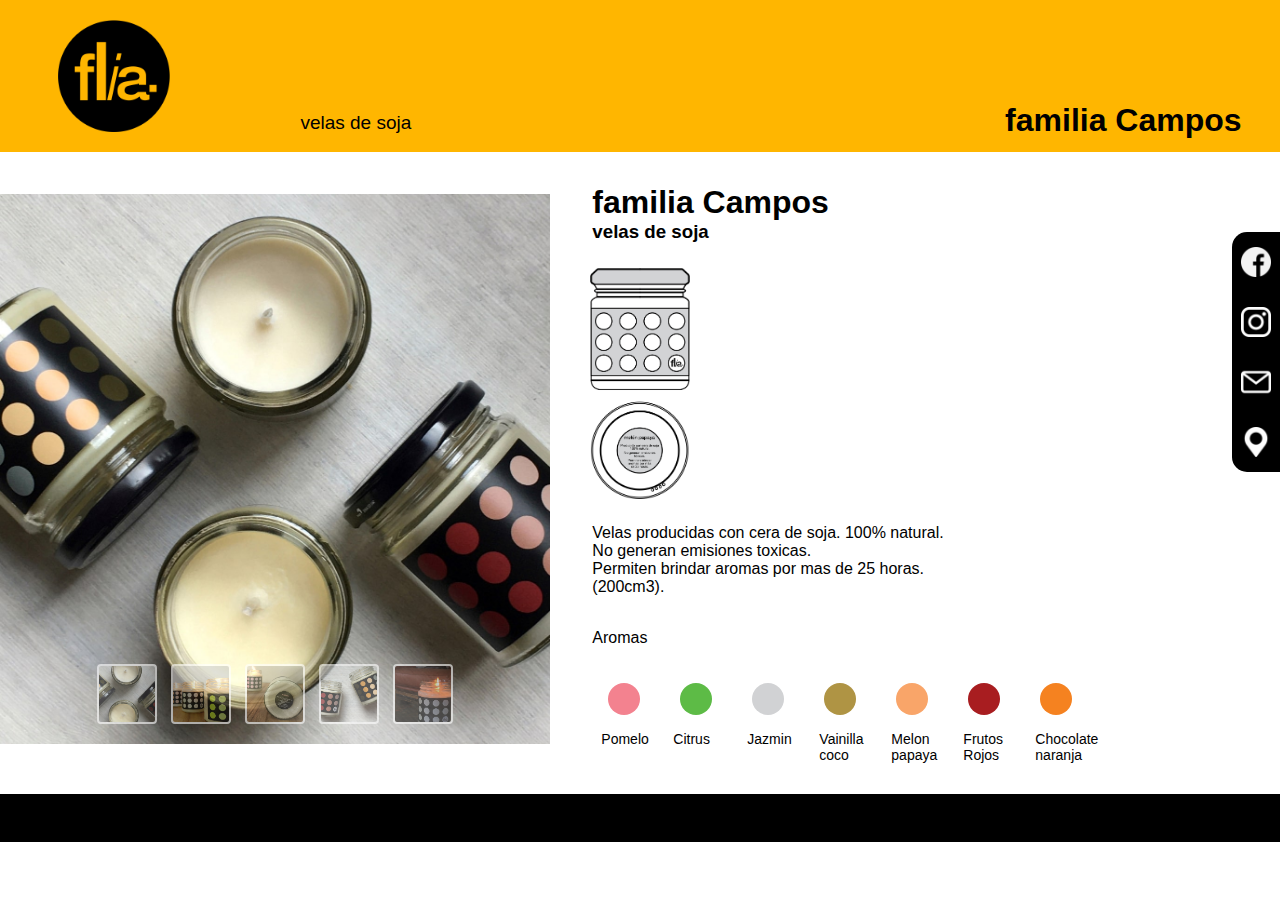
<file: familias/FamiliaCampos/familiacampos.html>
<!DOCTYPE html>
<html lang="es">
    <head>
        <meta charset="UTF-8">
        <meta name="viewport" content="width=device-width, initial-scale=1.0">
        <title>familia Campos</title>
        <link rel="stylesheet" href="familiacampos.css">
        <link  rel="icon"   href="../imagenesglobales/logoVersionSimple.png" type="image/png" />
    </head>
    <body>
        <div class="cuadricula">
            <div class="contenedorHeader">
                <div class="nav">
                    <div class="familia">
                        <div class="logo">
                            <a href="../../index.html"><img id="logo" src="../imagenesglobales/logoVersionSimple.png" alt=""></a>
                            <div class="imagenesredes">
                                <li> <a href="https://www.facebook.com/Flia.BsAs" id="primero"> <img src="../imagenesglobales/facebook.png" alt=""></a></li>
                                <li> <a href="https://www.instagram.com/flia.ba/?hl=es-la"> <img src="../imagenesglobales/instagram.png" alt=""></a></li>
                                <li> <a href="#"> <img src="../imagenesglobales/correo.png" alt=""> </a>
                                        <ul><li>
                                         info@flia.com.ar
                                        </li></ul>
                                    </li>
                                <li> <a href="#" id="ultimo"> <img src="../imagenesglobales/ubicacion.png" alt=""> </a>
                                    <ul id="listados" ><li>
                                     Entre Rios 314 - Quilmes Oeste
                                     Bs As - Argentina 
                                    </li></ul>
                                </li>
                            </div>
                        </div>                
                    </div>
                    <input type="checkbox" id="btn-menu">
                    <label for="btn-menu" id="imgbtn"><img src="../imagenesglobales/menu.png" id="men"></label>
                    <nav class="barra">
                        <ul>
                            <li><a href="#item1"> velas de soja </a></li>
                        </ul>
                     </nav>

                     <h1>familia Campos</h1>    
                </div>
            </div>
                <div class="productoInfo">
                    <div class="slider">
                        <div class="container-all">
                            <input type="radio" id="1" name="image-slider"  style="display: none;"> 
                            <input type="radio" id="2" name="image-slider"  style="display: none;">
                            <input type="radio" id="3" name="image-slider"  style="display: none;">
                            <input type="radio" id="4" name="image-slider"  style="display: none;"> 
                            <input type="radio" id="5" name="image-slider"  style="display: none;">

                            <div class="slide">
                                <div class="item-slide">
                                 <img src="Fotos/Velas 01.jpg">
                                </div>  
                                <div class="item-slide">
                                    <img src="Fotos/Velas 02.jpg">
                               </div>
                                <div class="item-slide">
                                    <img src="Fotos/Velas 03.jpg">
                                </div>
                                <div class="item-slide">
                                    <img src="Fotos/Velas 04.jpg">
                                   </div>  
                                   <div class="item-slide">
                                       <img src="Fotos/Velas 05.jpg">
                                  </div>
                            </div>
                                <div class="pagination">
                                    <label class="pagination-item" for="1"><img src="Fotos/Velas 01.jpg"></label>
                                    <label class="pagination-item" for="2"><img src="Fotos/Velas 02.jpg"></label>
                                    <label class="pagination-item" for="3"><img src="Fotos/Velas 03.jpg"></label>
                                    <label class="pagination-item" for="4"><img src="Fotos/Velas 04.jpg"></label>
                                    <label class="pagination-item" for="5"><img src="Fotos/Velas 05.jpg"></label>
                                </div>
                            </div>
                    </div>
            </div> 
            <div class="informacion">
                <h1 id="item1">familia Campos</h1> 
                <H3>velas de soja</H3>
                <div class="boceto">
                    
                    <div class="maqueta">
                        <img src="Bocetos/Velas.png">
                    </div>
                    <div class="especificaciones">
                        <p>
                            Velas producidas con cera de soja. 100% natural. <br>
                            No generan emisiones toxicas. <br>
                            Permiten brindar aromas por mas de 25 horas. <br>
                            (200cm3).
                        </p> 
                    </div>
                    <br>
                    <p id="disponibles"> Aromas </p>

                    <div class="contenedorColores">
                        <div class="olores1">
                        
                            <li>
                                <div class="gris"><p>Pomelo</p></div>    
                            </li>
                            <li>
                                <div class="amarillo"><p>Citrus</p></div>   
                            </li>
                            <li>
                                <div class="blanco"><p>Jazmin</p></div>   
                            </li>
                            <li>
                                <div class="negro"><p>Vainilla coco</p></div>   
                            </li>
                        </div>
                        <div class="olores2">
                            <li>
                                <div class="melon"><p>Melon papaya</p></div>   
                            </li>
                            <li>
                                <div class="frutos"><p>Frutos Rojos</p></div>   
                            </li>
                            <li>
                                <div class="choco"><p>Chocolate naranja</p></div>   
                            </li>
                        </div>
                    </div> 
                </div>
            </div> 
            <div class="footer">

            </div>
        </div>   
    </body>
</html>
</file>
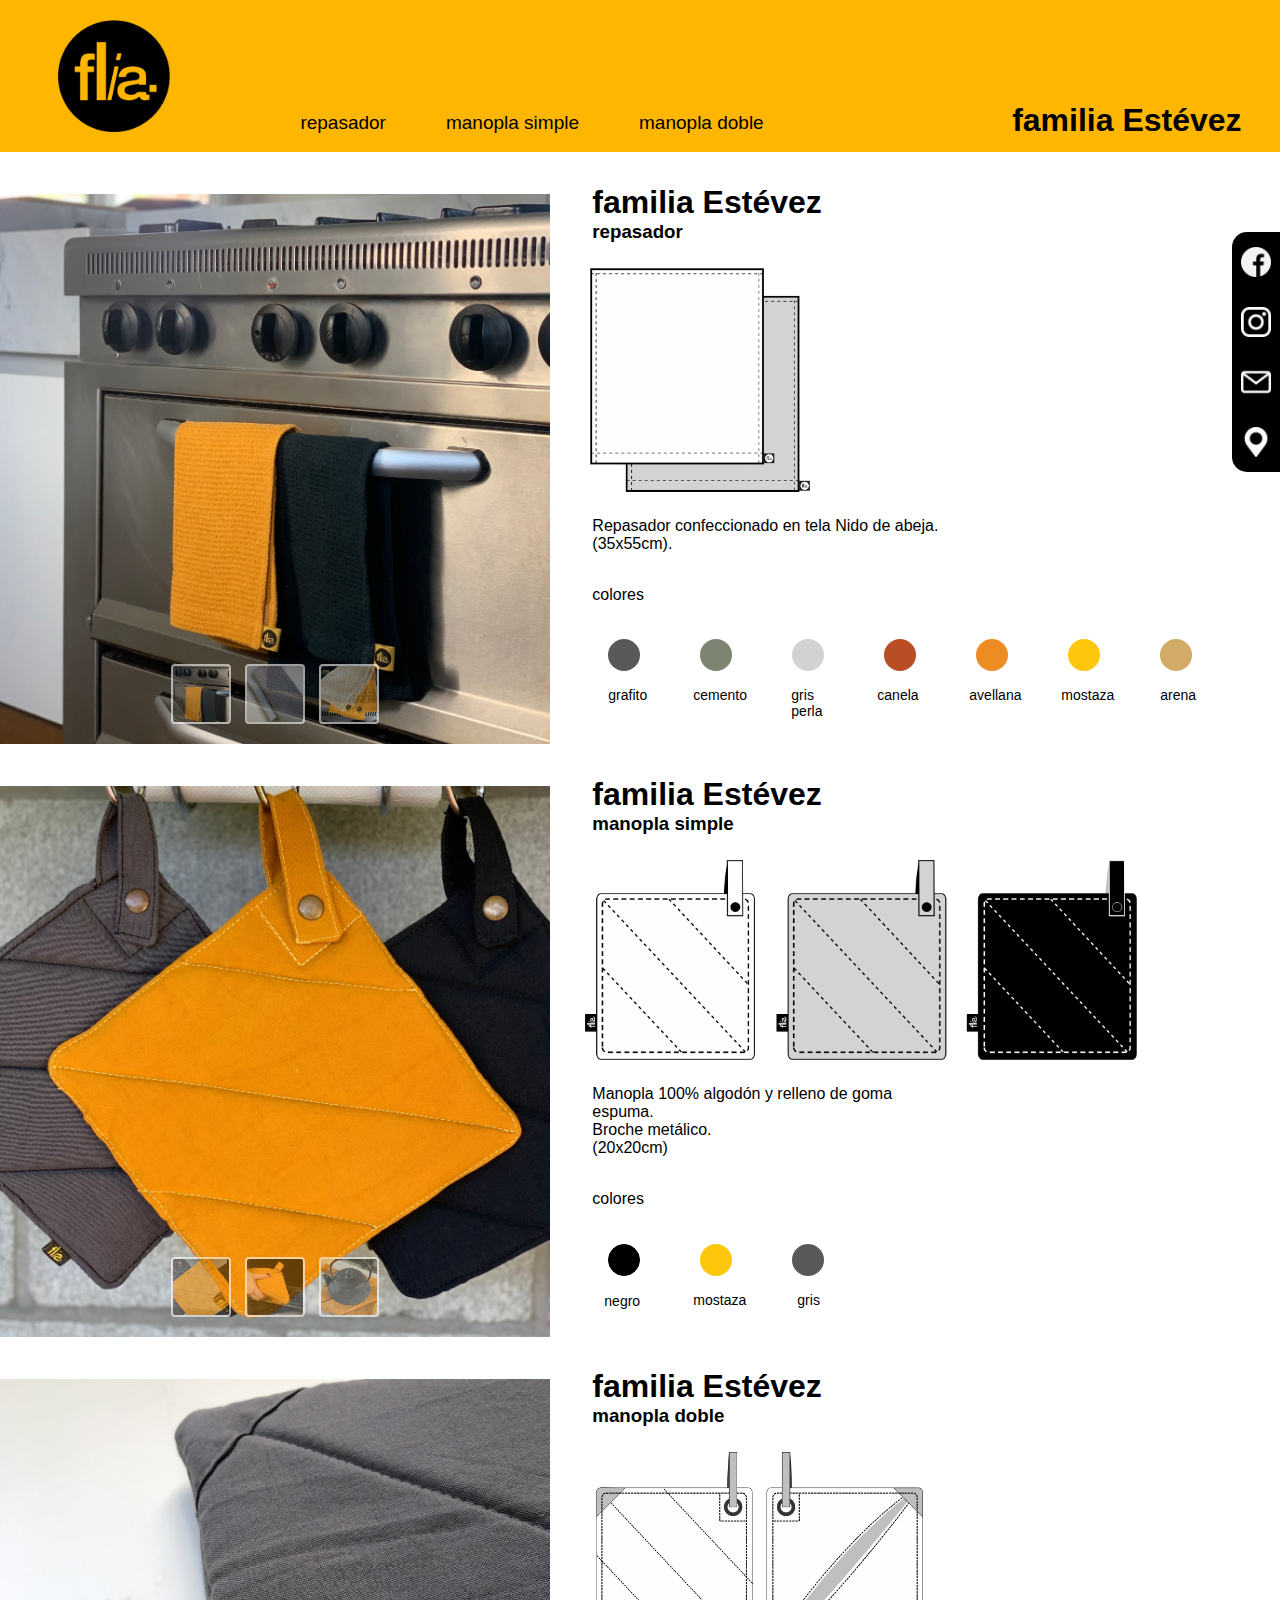
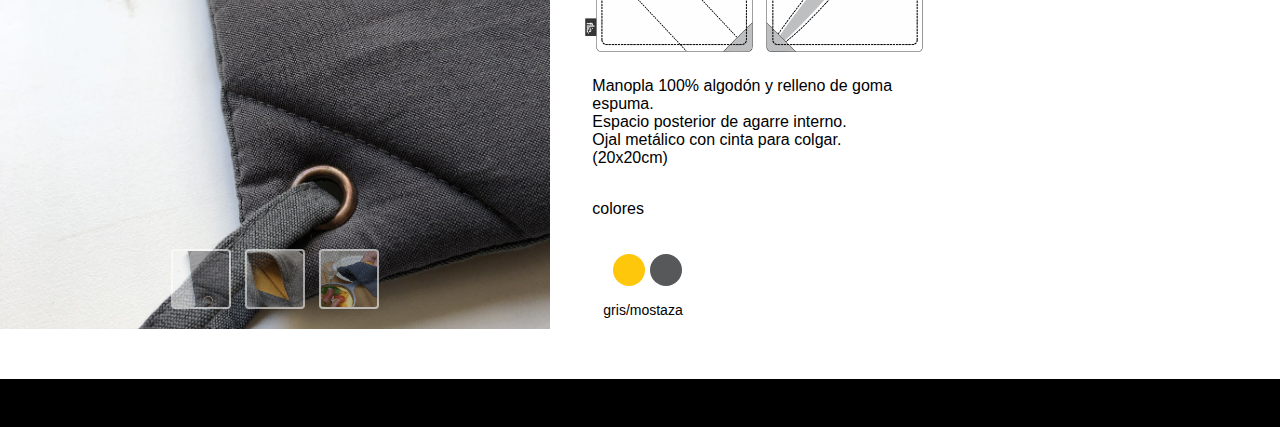
<file: familias/familiaEstevez/familiaestevez.html>
<!DOCTYPE html>
<html lang="es">
    <head>
        <meta charset="UTF-8">
        <meta name="viewport" content="width=device-width, initial-scale=1.0">
        <title>familia Estevez</title>
        <link rel="stylesheet" href="familiaestevez.css">
        <link  rel="icon"   href="../imagenesglobales/logoVersionSimple.png" type="image/png" />
    </head>
    <body>
        <div class="cuadricula">
            <div class="contenedorHeader">
                <div class="nav">
                    <div class="familia">
                        <div class="logo">
                            <a href="../../index.html"><img id="logo" src="../imagenesglobales/logoVersionSimple.png" alt=""></a>
                            <div class="imagenesredes">
                                <li> <a href="https://www.facebook.com/Flia.BsAs" id="primero"> <img src="../imagenesglobales/facebook.png" alt=""></a></li>
                                <li> <a href="https://www.instagram.com/flia.ba/?hl=es-la"> <img src="../imagenesglobales/instagram.png" alt=""></a></li>
                                <li> <a href="#"> <img src="../imagenesglobales/correo.png" alt=""> </a>
                                        <ul><li>
                                         info@flia.com.ar
                                        </li></ul>
                                    </li>
                                <li> <a href="#" id="ultimo"> <img src="../imagenesglobales/ubicacion.png" alt=""> </a>
                                    <ul id="listados" ><li>
                                     Entre Rios 314 - Quilmes Oeste
                                     Bs As - Argentina 
                                    </li></ul>
                                </li>
                            </div>
                        </div>                
                    </div>
                    <input type="checkbox" id="btn-menu">
                    <label for="btn-menu" id="imgbtn"><img src="../imagenesglobales/menu.png" id="men"></label>
                    <nav class="barra">
                        <ul>
                            <li><a href="#item1"> repasador </a></li>
                            <li><a href="#item2"> manopla simple </a></li>
                            <li><a href="#item3"> manopla doble </a></li>
                        </ul>
                     </nav>
                     <h1>familia Estévez</h1>    
                </div>
            </div>
                <div class="productoInfo">
                    <div class="slider">
                        <div class="container-all">
                            <input type="radio" id="1" name="image-slider"  style="display: none;"> 
                            <input type="radio" id="2" name="image-slider"  style="display: none;">
                            <input type="radio" id="3" name="image-slider"  style="display: none;">
                            <div class="slide">
                                <div class="item-slide">
                                 <img src="Fotos/Repasador 01.jpg">
                                </div>  
                                <div class="item-slide">
                                    <img src="Fotos/Repasador 02.jpg">
                               </div>
                                <div class="item-slide">
                                    <img src="Fotos/Repasador 03.jpg">
                                </div>
                            </div>
                                <div class="pagination">
                                    <label class="pagination-item" for="1"><img src="Fotos/Repasador 01.jpg"></label>
                                    <label class="pagination-item" for="2"><img src="Fotos/Repasador 02.jpg"></label>
                                    <label class="pagination-item" for="3"><img src="Fotos/Repasador 03.jpg"></label>
                                </div>
                            </div>
                    </div>
            </div> 
            <div class="informacion">
                <h1 id="item1">familia Estévez</h1> 
                <H3>repasador</H3>
                <div class="boceto">
                    <div class="maqueta">
                        <img src="Bocetos/Repasadores.png">
                    </div>
                    <div class="especificaciones">
                        <p>
                            Repasador confeccionado en tela Nido de abeja. <br>
                            (35x55cm).
                        </p> 
                    </div>
                    <br>
                    <p id="disponibles"> colores</p>
                    <div class="contenedorColores">
                        <li>
                            <div class="grisoscuro"><p>grafito</p></div>    
                        </li>
                        <li>
                            <div class="cemento"><p>cemento</p></div>    
                        </li>
                        <li>
                            <div class="grisperla"><p>gris perla</p></div>   
                        </li>
                    </div>
                    <div class="contenedorColores">
                        <li>
                            <div class="canela"><p>canela</p></div>   
                        </li>
                        <li>
                            <div class="avellana"><p>avellana</p></div>   
                        </li>
                        <li>
                            <div class="amarillo"><p>mostaza</p></div>   
                        </li>
                        <li>
                            <div class="blanco"><p>arena</p></div>   
                        </li>
                    </div> 
                </div> 
            </div> 
            <div class="productoInfo2">
                <div class="slider">
                    <div class="container-all">
                        <input type="radio" id="4" name="image-slider"  style="display: none;"> 
                        <input type="radio" id="5" name="image-slider"  style="display: none;">
                        <input type="radio" id="6" name="image-slider"  style="display: none;">
                        <div class="slide">
                            <div class="item-slide">
                             <img src="Fotos/Manoplas 01.jpg">
                            </div>  
                            <div class="item-slide">
                                <img src="Fotos/Manoplas 02.jpg">
                           </div>
                            <div class="item-slide">
                                <img src="Fotos/Manoplas 03.jpg">
                            </div>
                        </div>
                            <div class="pagination">
                                <label class="pagination-item" for="4"><img src="Fotos/Manoplas 01.jpg"></label>
                                <label class="pagination-item" for="5"><img src="Fotos/Manoplas 02.jpg"></label>
                                <label class="pagination-item" for="6"><img src="Fotos/Manoplas 03.jpg"></label>
                            </div>
                        </div>
                </div>
            </div> 
            <div class="informacion2">
                <h1 id="item2">familia Estévez</h1> 
                <H3>manopla simple</H3>
                <div class="boceto">
                    <div class="maqueta2">
                        <img src="Bocetos/Manoplas.png">
                    </div>
                    <div class="especificaciones">
                        <p>
                            Manopla 100% algodón y relleno de goma espuma. <br>
                            Broche metálico. <br>
                            (20x20cm)
                        </p> 
                    </div>
                    <br>
                    <p id="disponibles"> colores </p>
                    <div class="contenedorColores">
                        <li>
                            <div class="negro"><p>negro</p></div>    
                        </li>
                        <li>
                            <div class="amarillo"><p>mostaza</p></div>   
                        </li>
                        <li>
                            <div class="gris"><p>gris</p></div>   
                        </li>
                    </div> 
                </div> 
            </div> 
            <div class="productoInfo3">
                <div class="slider">
                    <div class="container-all">
                        <input type="radio" id="7" name="image-slider"  style="display: none;"> 
                        <input type="radio" id="8" name="image-slider"  style="display: none;">
                        <input type="radio" id="9" name="image-slider"  style="display: none;">
                        <div class="slide">
                            <div class="item-slide">
                             <img src="Fotos/Manopla doble 01.jpg">
                            </div>  
                            <div class="item-slide">
                                <img src="Fotos/Manopla doble 02.jpg">
                           </div>
                            <div class="item-slide">
                                <img src="Fotos/Manopla doble 03.jpg">
                            </div>
                        </div>
                            <div class="pagination">
                                <label class="pagination-item" for="7"><img src="Fotos/Manopla doble 01.jpg"></label>
                                <label class="pagination-item" for="8"><img src="Fotos/Manopla doble 02.jpg"></label>
                                <label class="pagination-item" for="9"><img src="Fotos/Manopla doble 03.jpg"></label>
                            </div>
                        </div>
                </div>
            </div> 
            <div class="informacion3">
                <h1 id="item3">familia Estévez</h1> 
                <H3>manopla doble</H3>
                <div class="boceto">
                    <div class="maqueta2">
                        <img src="Bocetos/Manopla doble.png">
                    </div>
                    <div class="especificaciones">
                        <p>
                            Manopla 100% algodón y relleno de goma espuma. <br>
                            Espacio posterior de agarre interno. <br> 
                            Ojal metálico con cinta para colgar. <br>
                            (20x20cm)
                        </p> 
                    </div>
                    <br>
                    <p id="disponibles"> colores </p>
                    <div class="contenedorColores">
                        <li>
                            <div class="amarillo2"><p>gris/mostaza</p></div>   
                            <div class="gris2"><p></p></div>   
                        </li>
                    </div> 
                </div> 
            </div> 
            <div class="footer">

            </div>
        </div>   
    </body>
</html>
</file>
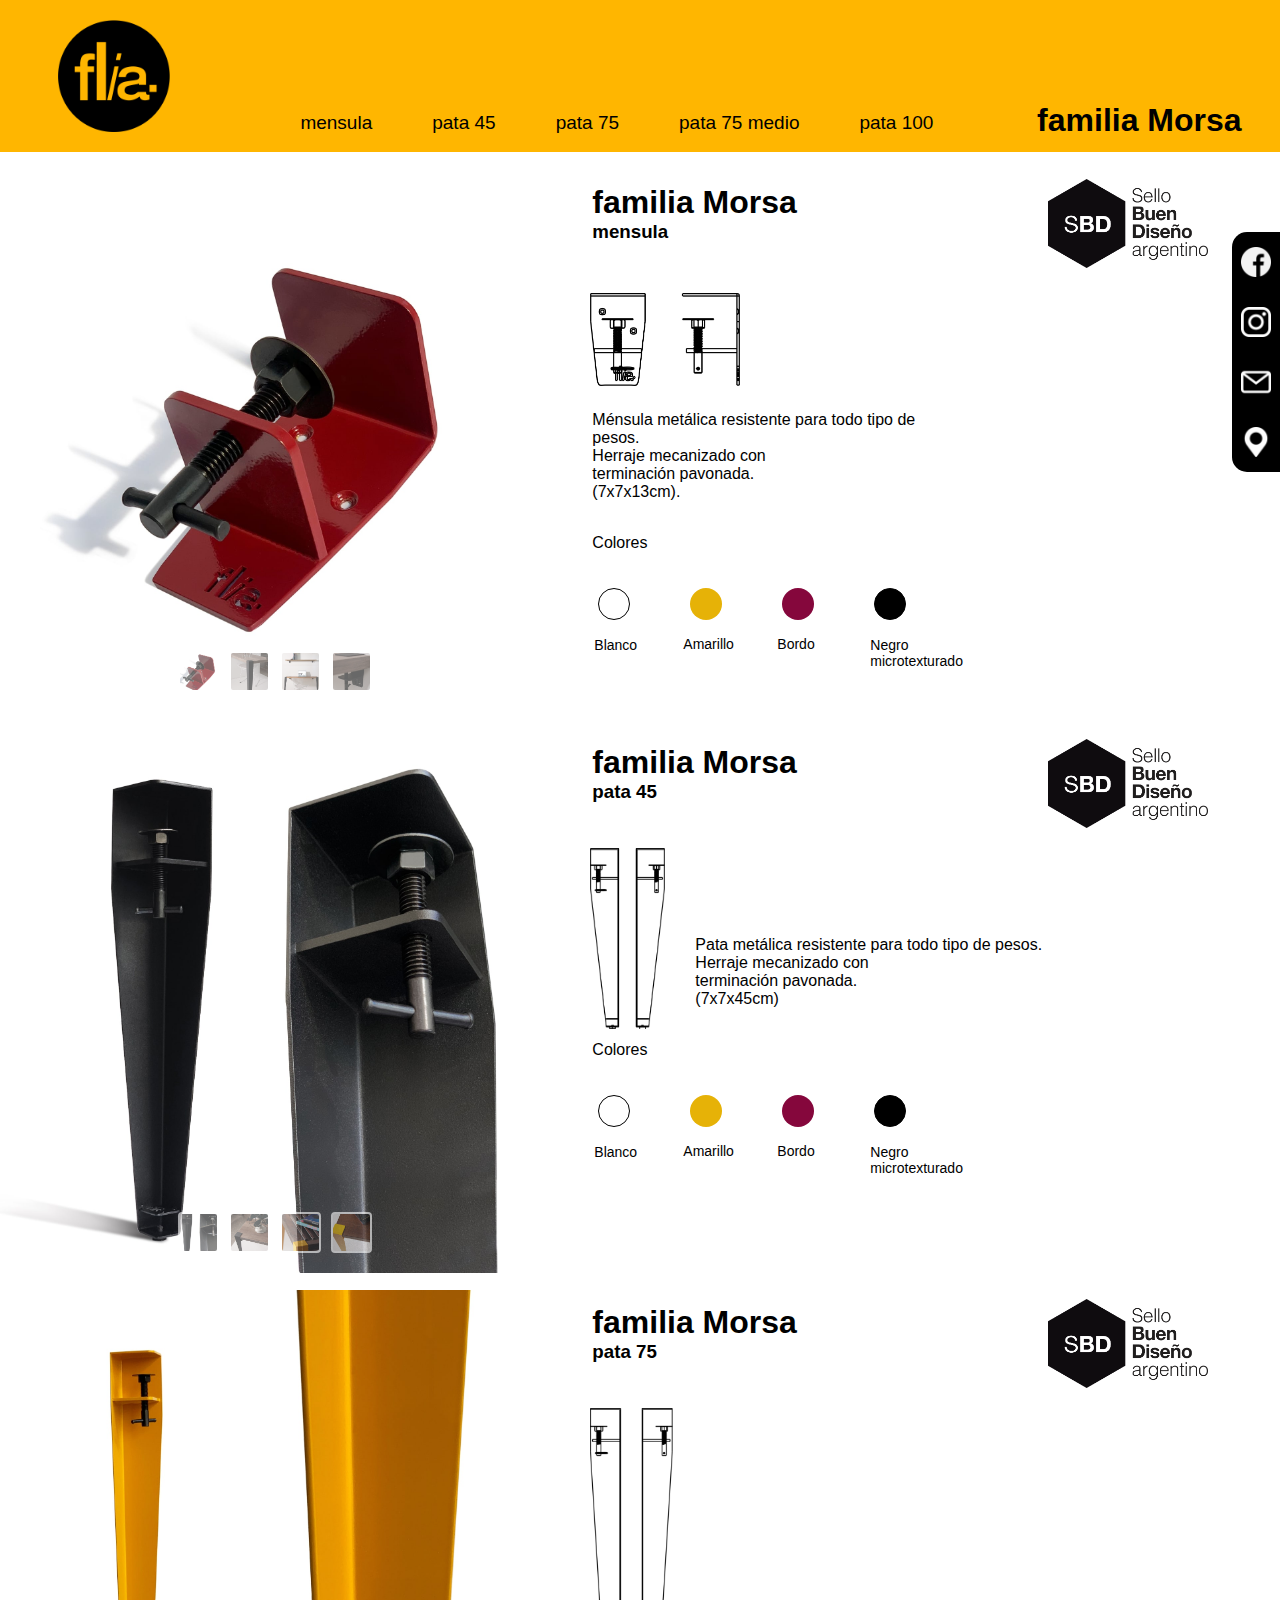
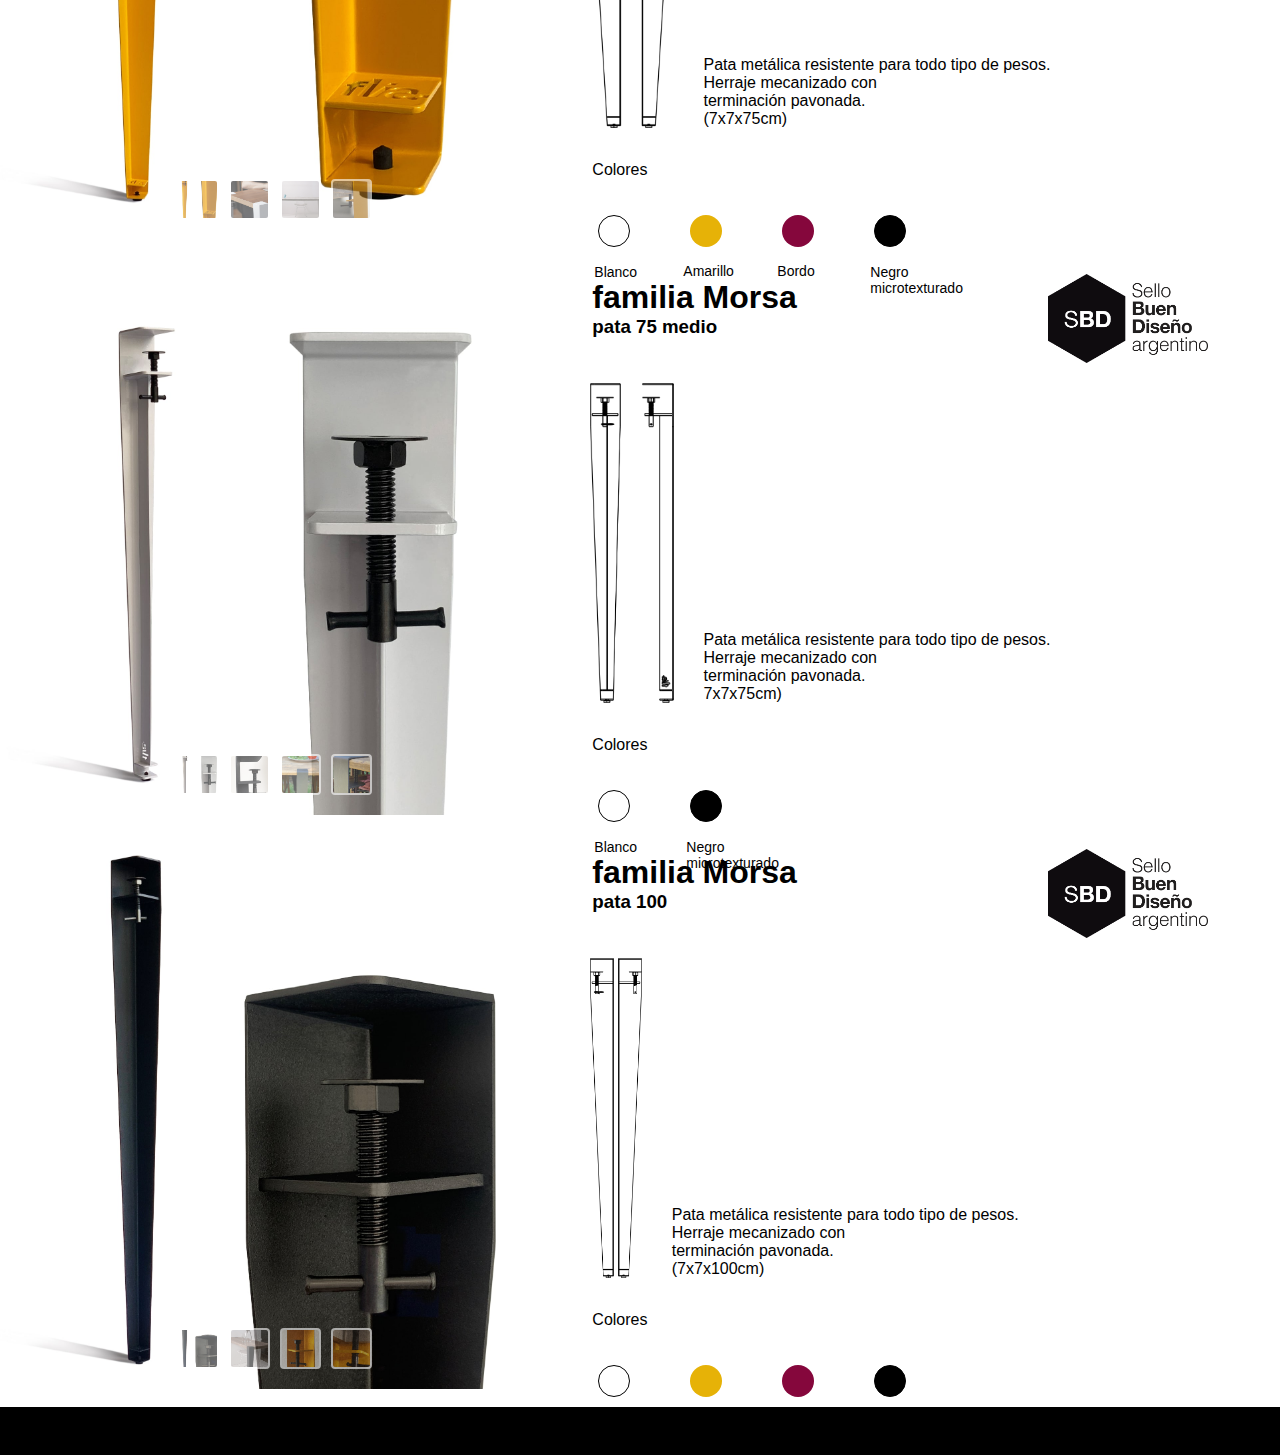
<file: familias/FamiliaMorsa/familiamorsa.html>
<!DOCTYPE html>
<html lang="es">
    <head>
        <meta charset="UTF-8">
        <meta name="viewport" content="width=device-width, initial-scale=1.0">
        <title>familia Morsa</title>
        <link rel="stylesheet" href="familiamorsa.css">
        <link  rel="icon"   href="../imagenesglobales/logoVersionSimple.png" type="image/png" />
    </head>
    <body>
        <div class="cuadricula">
            <div class="contenedorHeader">
                <div class="nav">
                    <div class="familia">
                        <div class="logo">
                            <a href="../../index.html"><img id="logo" src="../imagenesglobales/logoVersionSimple.png" alt=""></a>
                            <div class="imagenesredes">
                                <li> <a href="https://www.facebook.com/Flia.BsAs" id="primero"> <img src="../imagenesglobales/facebook.png" alt=""></a></li>
                                <li> <a href="https://www.instagram.com/flia.ba/?hl=es-la"> <img src="../imagenesglobales/instagram.png" alt=""></a></li>
                                <li> <a href="#"> <img src="../imagenesglobales/correo.png" alt=""> </a>
                                        <ul><li>
                                         info@flia.com.ar
                                        </li></ul>
                                    </li>
                                <li> <a href="#" id="ultimo"> <img src="../imagenesglobales/ubicacion.png" alt=""> </a>
                                    <ul id="listados" ><li>
                                     Entre Rios 314 - Quilmes Oeste
                                     Bs As - Argentina 
                                    </li></ul>
                                </li>
                            </div>
                        </div>                
                    </div>
                    <input type="checkbox" id="btn-menu">
                    <label for="btn-menu" id="imgbtn"><img src="../imagenesglobales/menu.png" id="men"></label>
                    <nav class="barra">
                        <ul>
                            <li><a href="#mensula"> mensula </a></li>
                            <li><a href="#pata45"> pata 45</a></li>
                            <li><a href="#pata75"> pata 75 </a></li>
                            <li><a href="#pata75medio"> pata 75 medio </a></li>
                            <li><a href="#pata100"> pata 100 </a></li>
                            
                        </ul>
                     </nav>

                     <h1>familia Morsa</h1>    
                </div>
            </div>
                <div class="productoInfo">
                    <div class="slider">
                        <div class="container-all">
                            <input type="radio" id="1" name="image-slider"  style="display: none;"> 
                            <input type="radio" id="2" name="image-slider"  style="display: none;">
                            <input type="radio" id="3" name="image-slider"  style="display: none;">
                            <input type="radio" id="20" name="image-slider"  style="display: none;">
                            <div class="slide">
                                <div class="item-slide">
                                 <img src="Mensula/Mensula 01.jpg">
                                </div>  
                                <div class="item-slide">
                                    <img src="Mensula/Mensula 02.jpg">
                               </div>
                                <div class="item-slide">
                                    <img src="Mensula/Mensula 03.jpg">
                                </div>
                                <div class="item-slide">
                                    <img src="Mensula/Mensula 04.jpg">
                                </div>
                            </div>
                                <div class="pagination">
                                    <label class="pagination-item" for="1"><img src="Mensula/Mensula 01.jpg"></label>
                                    <label class="pagination-item" for="2"><img src="Mensula/Mensula 02.jpg"></label>
                                    <label class="pagination-item" for="3"><img src="Mensula/Mensula 03.jpg"></label>
                                    <label class="pagination-item" for="20"><img src="Mensula/Mensula 04.jpg"></label>

                                </div>
                            </div>
                    </div>
            </div> 
            <div class="informacion">
                <h1 id="mensula">familia Morsa</h1> 
                <div class="sello">
                    <H3>mensula</H3>
                    <div class="contentimg">
                        <img src="Sello del buen diseño.png" alt="">
                    </div>
                </div>
                <div class="boceto">
                    
                    <div class="maqueta">
                        <img src="Mensula.png">
                    </div>
                    <div class="especificaciones">
                        <p>
                            Ménsula metálica resistente para todo tipo de pesos. <br>
                            Herraje mecanizado con <br>
                            terminación pavonada. <br>
                            (7x7x13cm).
                        </p> 
                    </div>
                    <br>
                    <p id="disponibles"> Colores</p>

                    <div class="contenedorColores">
                        <li>
                            <div class="blanco"><p>Blanco</p></div>    
                        </li>
                        <li>
                            <div class="amarillo"><p>Amarillo</p></div>   
                        </li>
                        <li>
                            <div class="bordo"><p>Bordo</p></div>   
                        </li>
                        <li>
                            <div class="negro"><p>Negro microtexturado</p></div>   
                        </li>
                    </div> 
                </div>
            </div> 




                    <div class="productoInfo2">
                        <div class="slider">
                            <div class="container-all">
                                <input type="radio" id="4" name="image-slider"  style="display: none;"> 
                                <input type="radio" id="5" name="image-slider"  style="display: none;">
                                <input type="radio" id="6" name="image-slider"  style="display: none;">
                                <input type="radio" id="21" name="image-slider"  style="display: none;">
                                <div class="slide">
                                    <div class="item-slide">
                                     <img src="Pata45/pata45 01.jpg">
                                    </div>  
                                    <div class="item-slide">
                                        <img src="Pata45/pata45 02.jpg">
                                    </div>
                                    <div class="item-slide">
                                        <img src="Pata45/pata45 03.jpg">
                                    </div>
                                    <div class="item-slide">
                                        <img src="Pata45/pata45 04.jpg">
                                    </div>    
                                </div>
                                    <div class="pagination">
                                        <label class="pagination-item" for="4"><img src="Pata45/pata45 01.jpg"></label>
                                        <label class="pagination-item" for="5"><img src="Pata45/pata45 02.jpg"></label>
                                        <label class="pagination-item" for="6"><img src="Pata45/pata45 03.jpg"></label>
                                        <label class="pagination-item" for="21"><img src="Pata45/pata45 04.jpg"></label>
                                    </div>
                                </div>
                        </div>
                </div> 
                <div class="informacion2">
                    <h1>familia Morsa</h1>
                    <div class="sello">
                        <H3 id="pata45">pata 45</H3>
                        <div class="contentimg">
                            <img src="Sello del buen diseño.png" alt="">
                        </div>
                    </div>
                    <div class="boceto">
                        
                        <div class="maqueta2">
                            <img src="Pata 45cm.png">
                        </div>
                        <div class="especificaciones">
                            <p id="texto">Pata metálica resistente para todo tipo de pesos. <br>
                                Herraje mecanizado con <br>
                                 terminación pavonada. <br>
                                (7x7x45cm)</p> 
                        </div>
                        <br>
                        <p id="disponibles"> Colores </p>
    
                        <div class="contenedorColores">
                            <li>
                                <div class="blanco"><p>Blanco</p></div>    
                            </li>
                            <li>
                                <div class="amarillo"><p>Amarillo</p></div>   
                            </li>
                            <li>
                                <div class="bordo"><p>Bordo</p></div>   
                            </li>
                            <li>
                                <div class="negro"><p>Negro microtexturado</p></div>   
                            </li>
                        </div> 
                    </div>
                </div> 




                        <div class="productoInfo3">
                            <div class="slider">
                                <div class="container-all">
                                    <input type="radio" id="7" name="image-slider"  style="display: none;"> 
                                    <input type="radio" id="8" name="image-slider"  style="display: none;">
                                    <input type="radio" id="9" name="image-slider"  style="display: none;">
                                    <input type="radio" id="10" name="image-slider"  style="display: none;">
                                    <div class="slide">
                                        <div class="item-slide">
                                         <img src="Pata75/pata75 01.jpg">
                                        </div>  
                                        <div class="item-slide">
                                            <img src="Pata75/pata75 02.jpg">
                                        </div>
                                        <div class="item-slide">
                                            <img src="Pata75/pata75 03.jpg">
                                        </div>
                                        <div class="item-slide">
                                            <img src="Pata75/pata75 04.jpg">
                                        </div>
                                    </div>
                                        <div class="pagination">
                                            <label class="pagination-item" for="7"><img src="Pata75/pata75 01.jpg"></label>
                                            <label class="pagination-item" for="8"><img src="Pata75/pata75 02.jpg"></label>
                                            <label class="pagination-item" for="9"><img src="Pata75/pata75 03.jpg"></label>
                                            <label class="pagination-item" for="10"><img src="Pata75/pata75 04.jpg"></label>
                                        </div>
                                    </div>
                            </div>
                    </div> 
                    <div class="informacion3">
                        <h1>familia Morsa</h1>
                        <div class="sello">
                            <H3 id="pata75">pata 75</H3>
                            <div class="contentimg">
                                <img src="Sello del buen diseño.png" alt="">
                            </div>
                        </div>
                        <div class="boceto">
                            
                            <div class="maqueta3">
                                <img src="Pata 75cm.png">
                            </div>
                            <div class="especificaciones">
                                <p id="texto2">Pata metálica resistente para todo tipo de pesos. <br>
                                     Herraje mecanizado con <br>
                                      terminación pavonada. <br>
                                     (7x7x75cm) </p> 
                            </div>
                            <br>
                            <p id="disponibles"> Colores </p>
        
                            <div class="contenedorColores">
                                <li>
                                    <div class="blanco"><p>Blanco</p></div>    
                                </li>
                                <li>
                                    <div class="amarillo"><p>Amarillo</p></div>   
                                </li>
                                <li>
                                    <div class="bordo"><p>Bordo</p></div>   
                                </li>
                                <li>
                                    <div class="negro"><p>Negro microtexturado</p></div>   
                                </li>
                            </div> 
                        </div>
                    </div> 




                            <div class="productoInfo4">
                                <div class="slider">
                                    <div class="container-all">
                                        <input type="radio" id="12" name="image-slider"  style="display: none;"> 
                                        <input type="radio" id="13" name="image-slider"  style="display: none;">
                                        <input type="radio" id="14" name="image-slider"  style="display: none;">
                                        <input type="radio" id="15" name="image-slider"  style="display: none;">
                                        <div class="slide">
                                            <div class="item-slide">
                                             <img src="Pata75abierta/pata75 abierta 01.jpg">
                                            </div>  
                                            <div class="item-slide">
                                                <img src="Pata75abierta/pata75 abierta 02.jpg">
                                            </div>
                                            <div class="item-slide">
                                                <img src="Pata75abierta/pata75 abierta 03.jpg">
                                            </div>
                                            <div class="item-slide">
                                                <img src="Pata75abierta/pata75 abierta 04.jpg">
                                            </div>
                                        </div>
                                            <div class="pagination">
                                                <label class="pagination-item" for="12"><img src="Pata75abierta/pata75 abierta 01.jpg"></label>
                                                <label class="pagination-item" for="13"><img src="Pata75abierta/pata75 abierta 02.jpg"></label>
                                                <label class="pagination-item" for="14"><img src="Pata75abierta/pata75 abierta 03.jpg"></label>
                                                <label class="pagination-item" for="15"><img src="Pata75abierta/pata75 abierta 04.jpg"></label>
                                            </div>
                                        </div>
                                </div>
                        </div> 
                        <div class="informacion4">
                            <h1>familia Morsa</h1>
                            <div class="sello">
                                <H3 id="pata75medio">pata 75 medio</H3>
                                <div class="contentimg">
                                    <img src="Sello del buen diseño.png" alt="">
                                </div>
                            </div>
                            <div class="boceto">
                                
                                <div class="maqueta3">
                                    <img src="Pata 75cm abierta.png">
                                </div>
                                <div class="especificaciones">
                                    <p id="texto2">Pata metálica resistente para todo tipo de pesos.  <br>
                                         Herraje mecanizado con <br>
                                          terminación pavonada. <br>
                                         7x7x75cm)  </p> 
                                </div>
                                <br>
                                <p id="disponibles"> Colores </p>
            
                                <div class="contenedorColores">

                                    <li>
                                        <div class="blanco"><p>Blanco</p></div>   
                                    </li>
                                    <li>
                                        <div class="negro"><p>Negro microtexturado</p></div>   
                                    </li>
                                </div> 
                            </div>
                        </div> 
                                <div class="productoInfo5">
                                    <div class="slider">
                                        <div class="container-all">
                                            <input type="radio" id="16" name="image-slider"  style="display: none;"> 
                                            <input type="radio" id="17" name="image-slider"  style="display: none;">
                                            <input type="radio" id="18" name="image-slider"  style="display: none;">
                                            <input type="radio" id="19" name="image-slider"  style="display: none;">
                                            <div class="slide">
                                                <div class="item-slide">
                                                 <img src="Pata100/pata100 01.jpg">
                                                </div>  
                                                <div class="item-slide">
                                                    <img src="Pata100/pata100 02.jpg">
                                               </div>
                                                <div class="item-slide">
                                                    <img src="Pata100/pata100 03.jpg">
                                                </div>
                                                <div class="item-slide">
                                                    <img src="Pata100/pata100 04.jpg">
                                                </div>
                                            </div>
                                                <div class="pagination">
                                                    <label class="pagination-item" for="16"><img src="Pata100/pata100 01.jpg"></label>
                                                    <label class="pagination-item" for="17"><img src="Pata100/pata100 02.jpg"></label>
                                                    <label class="pagination-item" for="18"><img src="Pata100/pata100 03.jpg"></label>
                                                    <label class="pagination-item" for="19"><img src="Pata100/pata100 04.jpg"></label>
                                                </div>
                                            </div>
                                    </div>
                            </div> 
                            <div class="informacion5">
                                <h1>familia Morsa</h1>
                                <div class="sello">
                                    <H3 id="pata100">pata 100</H3>
                                    <div class="contentimg">
                                        <img src="Sello del buen diseño.png" alt="">
                                    </div>
                                </div>
                                <div class="boceto">
                                    
                                    <div class="maqueta3">
                                        <img src="Pata 100cm.png">
                                    </div>
                                    <div class="especificaciones">
                                        <p id="texto2">Pata metálica resistente para todo tipo de pesos. <br>
                                             Herraje mecanizado con <br>
                                             terminación pavonada. <br>
                                              (7x7x100cm) </p> 
                                    </div>
                                    <br>
                                    <p id="disponibles"> Colores </p>
                
                                    <div class="contenedorColores">
                                        <li>
                                            <div class="blanco"><p>Blanco</p></div>    
                                        </li>
                                        <li>
                                            <div class="amarillo"><p>Amarillo</p></div>   
                                        </li>
                                        <li>
                                            <div class="bordo"><p>Bordo</p></div>   
                                        </li>
                                        <li>
                                            <div class="negro"><p>Negro microtexturado</p></div>   
                                        </li>
                                    </div> 
                                </div>
                            </div> 
                                <div class="footer">
                                </div>
        </div>   
    </body>
</html>
</file>
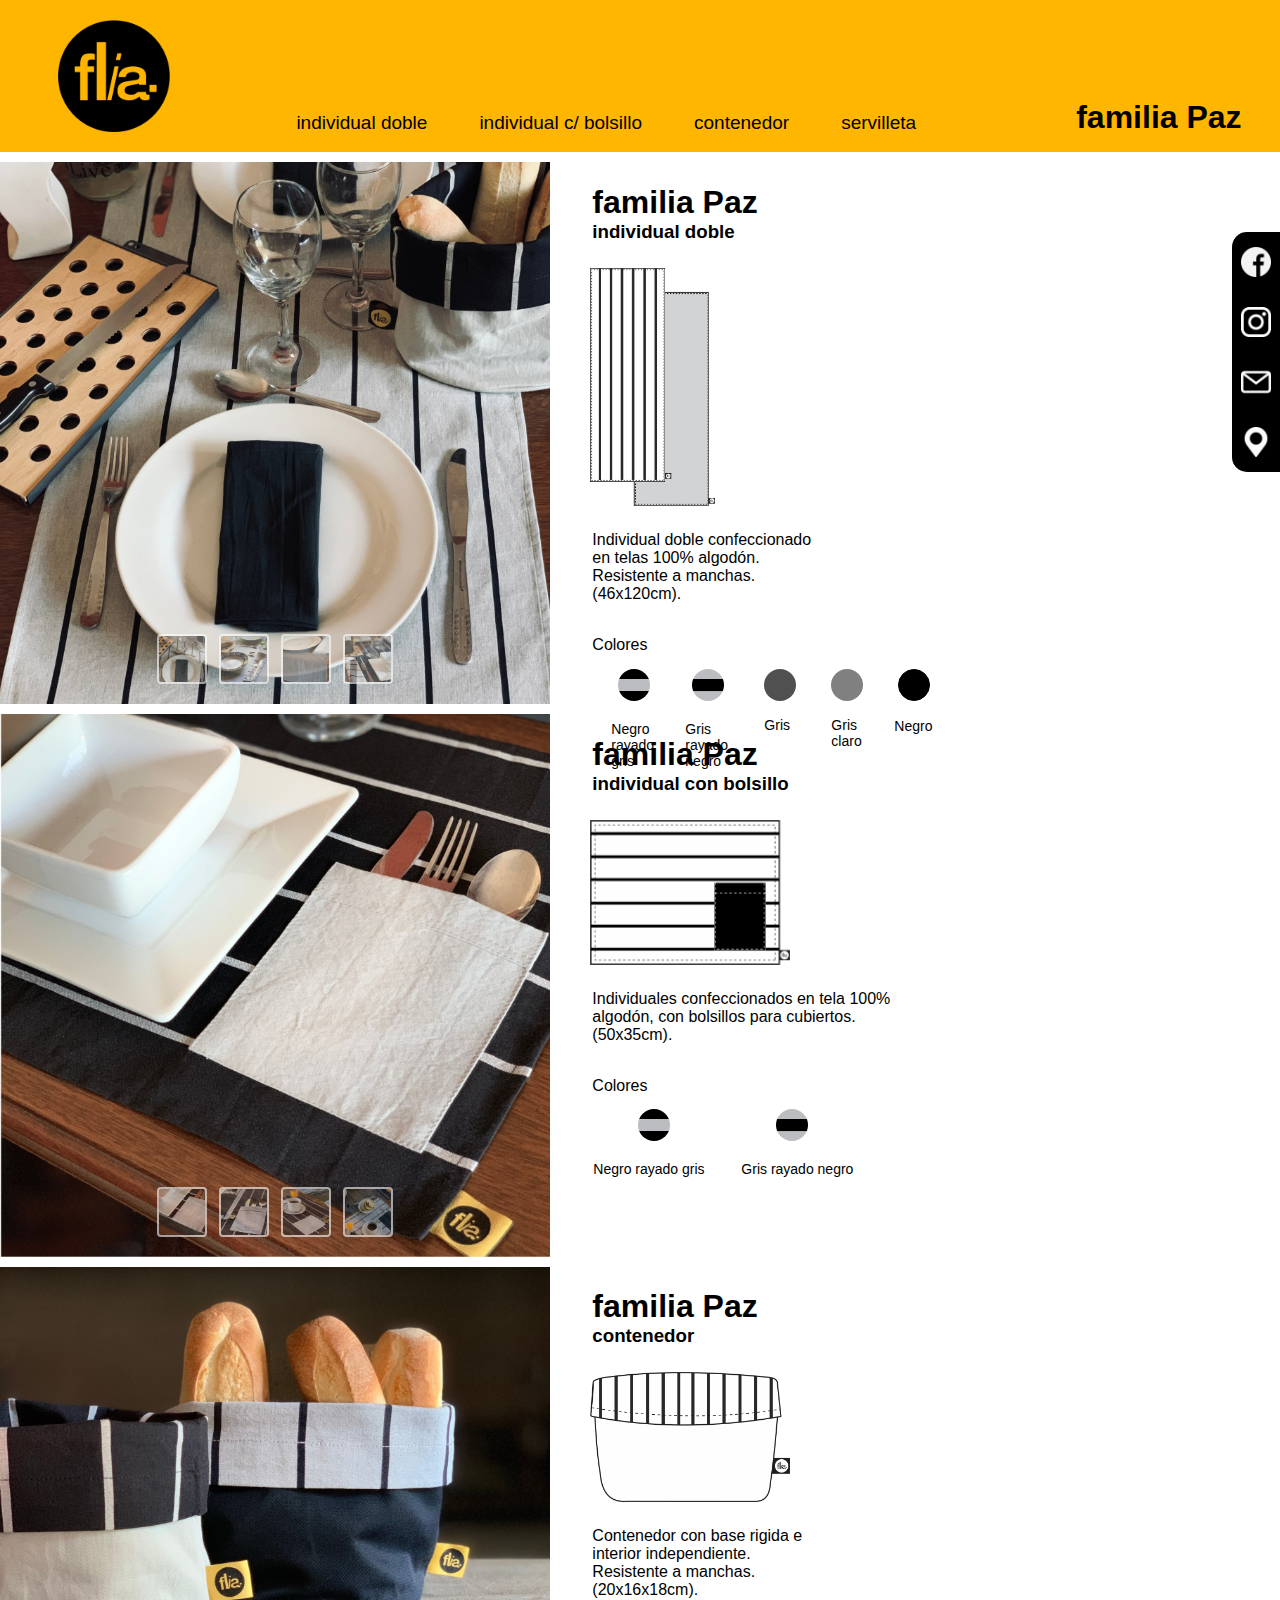
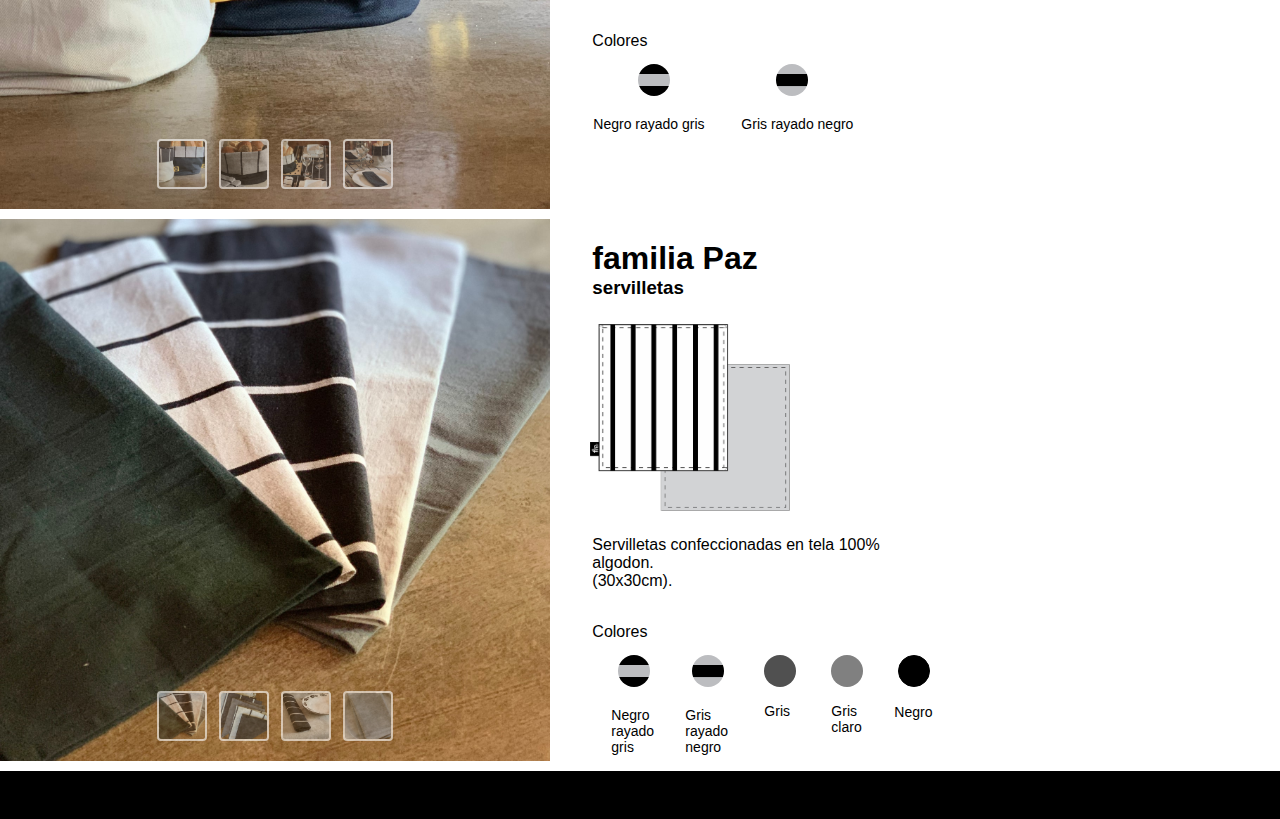
<file: familias/FamiliaPaz/familiapaz.html>
<!DOCTYPE html>
<html lang="es">
    <head>
        <meta charset="UTF-8">
        <meta name="viewport" content="width=device-width, initial-scale=1.0">
        <title>familia Paz</title>
        <link rel="stylesheet" href="familiapaz.css">
        <link  rel="icon"   href="../imagenesglobales/logoVersionSimple.png" type="image/png" />
    </head>
    <body>
        <div class="cuadricula">
            <div class="contenedorHeader">
                <div class="nav">
                    <div class="familia">
                        <div class="logo">
                            <a href="../../index.html"><img id="logo" src="../imagenesglobales/logoVersionSimple.png" alt=""></a>
                            <div class="imagenesredes">
                                <li> <a href="https://www.facebook.com/Flia.BsAs" id="primero"> <img src="../imagenesglobales/facebook.png" alt=""></a></li>
                                <li> <a href="https://www.instagram.com/flia.ba/?hl=es-la"> <img src="../imagenesglobales/instagram.png" alt=""></a></li>
                                <li> <a href="#"> <img src="../imagenesglobales/correo.png" alt=""> </a>
                                        <ul><li>
                                         info@flia.com.ar
                                        </li></ul>
                                    </li>
                                <li> <a href="#" id="ultimo"> <img src="../imagenesglobales/ubicacion.png" alt=""> </a>
                                    <ul id="listados" ><li>
                                     Entre Rios 314 - Quilmes Oeste
                                     Bs As - Argentina 
                                    </li></ul>
                                </li>
                            </div>
                        </div>                
                    </div>
                    <input type="checkbox" id="btn-menu">
                    <label for="btn-menu" id="imgbtn"><img src="../imagenesglobales/menu.png" id="men"></label>
                    <nav class="barra">
                        <ul>
                            <li><a href="#item3"> individual doble </a></li>
                            <li><a href="#item4"> individual c/ bolsillo </a></li>
                            <li><a href="#item5"> contenedor </a></li>
                            <li><a href="#item6"> servilleta </a></li>
                        </ul>
                     </nav>

                     <h1>familia Paz</h1>    
                </div>
            </div>
            <div class="productoInfo">
                <div class="slider">
                    <div class="container-all">
                        <input type="radio" id="11" name="image-slider"  style="display: none;"> 
                        <input type="radio" id="12" name="image-slider"  style="display: none;"> 
                        <input type="radio" id="13" name="image-slider"  style="display: none;">
                        <input type="radio" id="14" name="image-slider"  style="display: none;">
                        <div class="slide">
                            <div class="item-slide">
                                <img src="individualdoble/Individual doble 01.jpg">
                            </div>  
                            <div class="item-slide">
                                <img src="individualdoble/Individual doble 02.jpg">
                            </div>
                            <div class="item-slide">
                                <img src="individualdoble/Individual doble 03.jpg">
                            </div>
                            <div class="item-slide">
                                <img src="individualdoble/Individual doble 04.jpg">
                            </div>
                        </div>
                            <div class="pagination">
                                <label class="pagination-item" for="11"><img src="individualdoble/Individual doble 01.jpg"></label>
                                <label class="pagination-item" for="12"><img src="individualdoble/Individual doble 02.jpg"></label>
                                <label class="pagination-item" for="13"><img src="individualdoble/Individual doble 03.jpg"></label>
                                <label class="pagination-item" for="14"><img src="individualdoble/Individual doble 04.jpg"></label>
                            </div>
                        </div>
                </div>
            </div> 
                <div class="informacion">
                    <h1>familia Paz</h1>
                    <H3 id="item3">individual doble</H3>
                    <div class="boceto">
                        
                        <div class="maqueta2">
                            <img src="Individual doble.png">
                        </div>
                        <div class="especificaciones">
                            <p>
                                Individual doble confeccionado <br>
                                en telas 100% algodón. <br>
                                Resistente a manchas. <br>
                                (46x120cm).
                            </p>
                        </div>
                        <br>
                        <p id="disponibles"> Colores </p>
    
                        <div class="contenedorColores">
                            <li>
                                <div class="rayadonegro2" id="grisoscurito2"><img src="contenedor/negrorayado.png" alt=""> <p>Negro rayado gris</p></div>   
                            </li>
                            <li>
                                <div class="rayadogris2"><img src="contenedor/grisrayado.png" alt=""><p>Gris rayado negro</p></div>   
                            </li>
                            <li>
                                <div class="grisoscuro"><p>Gris</p></div>    
                            </li>
                            <li>
                                <div class="grisclaro"><p>Gris claro</p></div>   
                            </li>
                            <li>
                                <div class="negro"><p>Negro</p></div>   
                            </li>
                        </div> 
                    </div>
                </div> 
                <div class="productoInfo2">
                    <div class="slider">
                        <div class="container-all">
                            <input type="radio" id="18" name="image-slider"  style="display: none;">
                            <input type="radio" id="19" name="image-slider"  style="display: none;"> 
                            <input type="radio" id="20" name="image-slider"  style="display: none;">
                            <input type="radio" id="21" name="image-slider"  style="display: none;">
                            <div class="slide">
                                <div class="item-slide">
                                    <img src="individualbolsillo/Individual con bolsillo 01.jpg">
                                </div>  
                                <div class="item-slide">
                                    <img src="individualbolsillo/Individual con bolsillo 02.jpg">
                                </div>
                                <div class="item-slide">
                                    <img src="individualbolsillo/Individual con bolsillo 03.jpg">
                                </div>
                                <div class="item-slide">
                                    <img src="individualbolsillo/Individual con bolsillo 04.jpg">
                                </div>
                            </div>
                                <div class="pagination">
                                    <label class="pagination-item" for="18"><img src="individualbolsillo/Individual con bolsillo 01.jpg"></label>
                                    <label class="pagination-item" for="19"><img src="individualbolsillo/Individual con bolsillo 02.jpg"></label>
                                    <label class="pagination-item" for="20"><img src="individualbolsillo/Individual con bolsillo 03.jpg"></label>
                                    <label class="pagination-item" for="21"><img src="individualbolsillo/Individual con bolsillo 04.jpg"></label>
                                </div>
                            </div>
                    </div>
                </div> 
                <div class="informacion2">
                    <h1>familia Paz</h1>
                    <H3 id="item5">individual con bolsillo</H3>
                    <div class="boceto"> 
                        <div class="maqueta">
                            <img src="Individual con bolsillo.png">
                        </div>
                        <div class="especificaciones">
                            <p>
                                Individuales confeccionados en tela 100% <br>
                                algodón, con bolsillos para cubiertos. <br>
                                (50x35cm).
                            </p>
                        </div>
                        <br>
                        <p id="disponibles"> Colores </p>
                        <div class="contenedorColores">
                            <li>
                                <div class="rayadonegro" id="grisoscurito"><img src="contenedor/negrorayado.png" alt=""> <p>Negro rayado gris</p></div>   
                            </li>
                            <li>
                                <div class="rayadogris"><img src="contenedor/grisrayado.png" alt=""><p>Gris rayado negro</p></div>   
                            </li>
                        </div> 
                    </div>
                </div> 
                <div class="productoInfo3">
                    <div class="slider">
                        <div class="container-all">
                            <input type="radio" id="23" name="image-slider"  style="display: none;">
                            <input type="radio" id="24" name="image-slider"  style="display: none;"> 
                            <input type="radio" id="25" name="image-slider"  style="display: none;">
                            <input type="radio" id="26" name="image-slider"  style="display: none;">
                            <div class="slide">
                                <div class="item-slide">
                                    <img src="contenedor/contenedor rayado 01.jpg">
                                </div>  
                                <div class="item-slide">
                                    <img src="contenedor/contenedor rayado 02.jpg">
                                </div>
                                <div class="item-slide">
                                    <img src="contenedor/contenedor rayado 03.jpg">
                                </div>
                                <div class="item-slide">
                                    <img src="contenedor/contenedor rayado 04.jpg">
                                </div>
                            </div>
                                <div class="pagination">
                                    <label class="pagination-item" for="23"><img src="contenedor/contenedor rayado 01.jpg"></label>
                                    <label class="pagination-item" for="24"><img src="contenedor/contenedor rayado 02.jpg"></label>
                                    <label class="pagination-item" for="25"><img src="contenedor/contenedor rayado 03.jpg"></label>
                                    <label class="pagination-item" for="26"><img src="contenedor/contenedor rayado 04.jpg"></label>
                                </div>
                            </div>
                    </div>
                </div> 
                <div class="informacion3">
                    <h1>familia Paz</h1>
                    <H3 id="item5">contenedor</H3>
                    <div class="boceto"> 
                        <div class="maqueta">
                            <img src="Contenedor rayado.png">
                        </div>
                        <div class="especificaciones">
                            <p>
                                Contenedor con base rigida e <br>
                                interior independiente. <br>
                                Resistente a manchas. <br>
                                (20x16x18cm).
                            </p>
                        </div>
                        <br>
                        <p id="disponibles"> Colores </p>
                        <div class="contenedorColores">
                            <li>
                                <div class="rayadonegro" id="grisoscurito"><img src="contenedor/negrorayado.png" alt=""> <p>Negro rayado gris</p></div>   
                            </li>
                            <li>
                                <div class="rayadogris"><img src="contenedor/grisrayado.png" alt=""><p>Gris rayado negro</p></div>   
                            </li>
                        </div> 
                    </div>
                </div> 
                <div class="productoInfo4">
                    <div class="slider">
                        <div class="container-all">
                            <input type="radio" id="28" name="image-slider"  style="display: none;">
                            <input type="radio" id="29" name="image-slider"  style="display: none;"> 
                            <input type="radio" id="30" name="image-slider"  style="display: none;">
                            <input type="radio" id="31" name="image-slider"  style="display: none;"> 
                            <div class="slide">
                                <div class="item-slide">
                                    <img src="servilleta/servilleta 01.jpg">
                                </div>  
                                <div class="item-slide">
                                    <img src="servilleta/servilleta 02.jpg">
                                </div>  
                                <div class="item-slide">
                                    <img src="servilleta/servilleta 03.jpg">
                                </div>  
                                <div class="item-slide">
                                    <img src="servilleta/servilleta 04.jpg">
                                </div>  
                            </div>
                                <div class="pagination">
                                    <label class="pagination-item" for="28"><img src="servilleta/servilleta 01.jpg"></label>
                                    <label class="pagination-item" for="28"><img src="servilleta/servilleta 02.jpg"></label>
                                    <label class="pagination-item" for="28"><img src="servilleta/servilleta 03.jpg"></label>
                                    <label class="pagination-item" for="28"><img src="servilleta/servilleta 04.jpg"></label>
                                </div>
                            </div>
                    </div>
                </div> 
                <div class="informacion4">
                    <h1>familia Paz</h1>
                    <H3 id="item6">servilletas</H3>
                    <div class="boceto"> 
                        <div class="maqueta">
                            <img src="Servilletas.png">
                        </div>
                        <div class="especificaciones">
                            <p>
                                Servilletas confeccionadas en tela 100% <br>
                                algodon. <br>
                                (30x30cm).
                            </p>
                        </div>
                        <br>
                        <p id="disponibles"> Colores </p>
                        <div class="contenedorColores">
                            <li>
                                <div class="rayadonegro2" id="grisoscurito2"><img src="contenedor/negrorayado.png" alt=""> <p>Negro rayado gris</p></div>   
                            </li>
                            <li>
                                <div class="rayadogris2"><img src="contenedor/grisrayado.png" alt=""><p>Gris rayado negro</p></div>   
                            </li>
                            <li>
                                <div class="grisoscuro"><p>Gris</p></div>    
                            </li>
                            <li>
                                <div class="grisclaro"><p>Gris claro</p></div>   
                            </li>
                            <li>
                                <div class="negro"><p>Negro</p></div>   
                            </li>
                        </div> 
                    </div>
                </div> 
            <div class="footer">
            </div>
        </div>   
    </body>
</html>
</file>
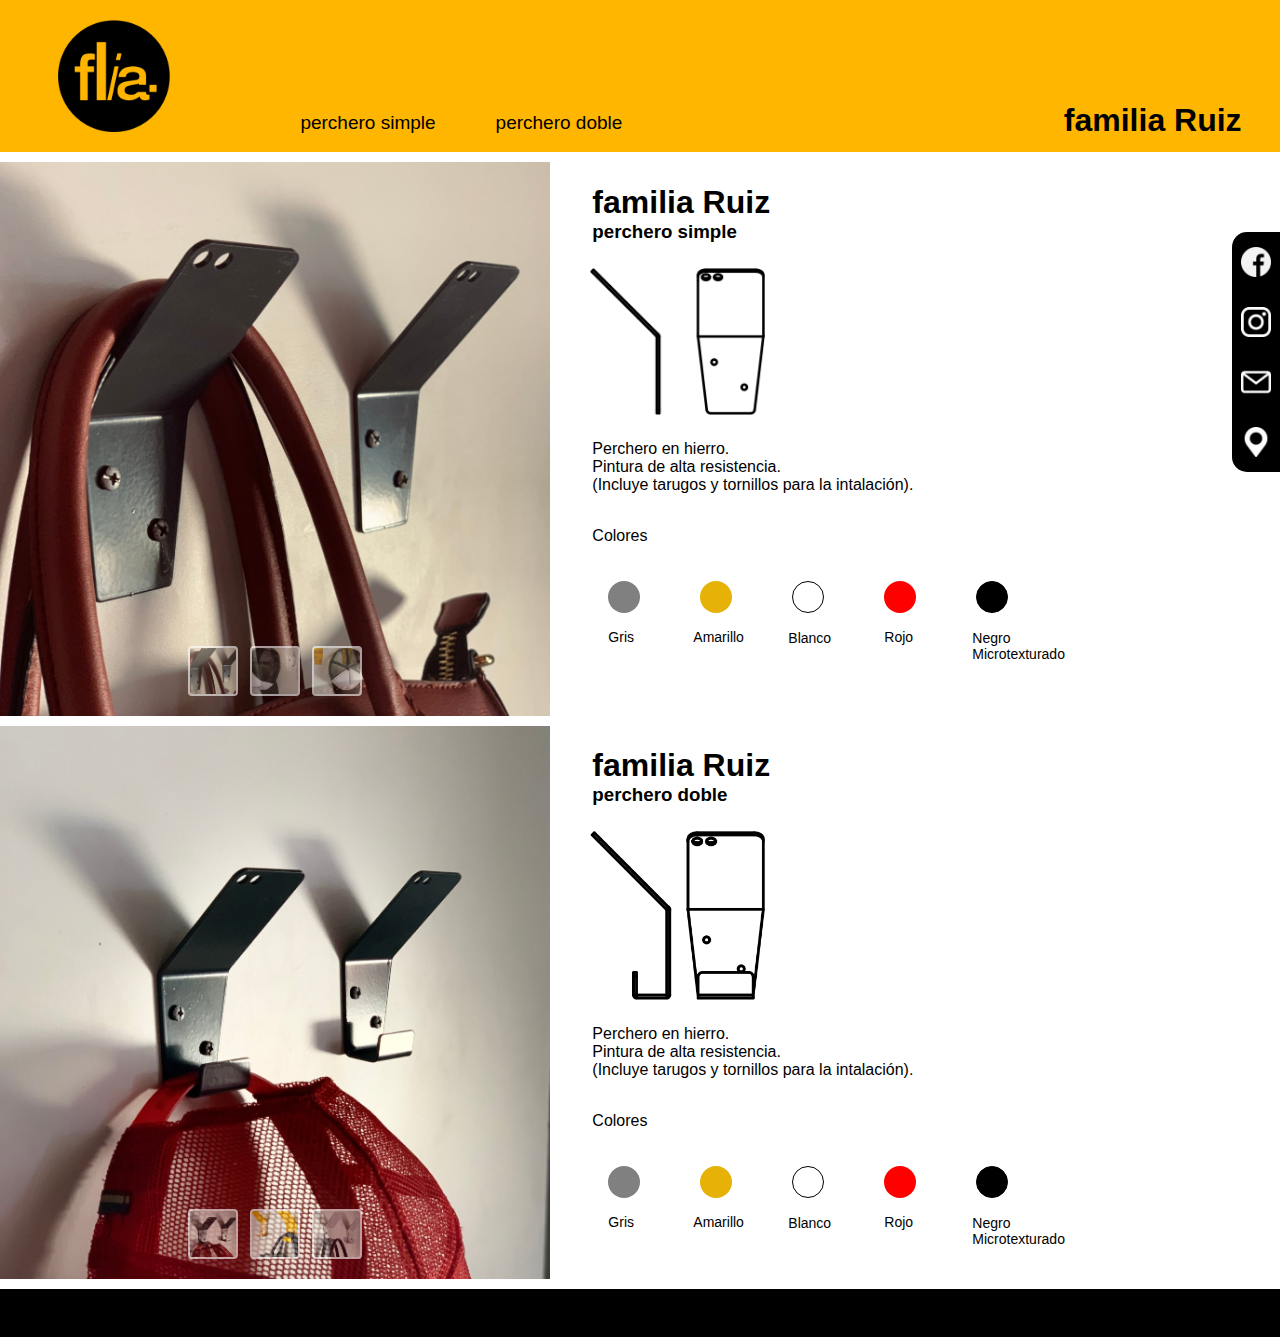
<file: familias/FamiliaRuiz/familiaruiz.html>
<!DOCTYPE html>
<html lang="es">
    <head>
        <meta charset="UTF-8">
        <meta name="viewport" content="width=device-width, initial-scale=1.0">
        <title>familia Ruiz</title>
        <link rel="stylesheet" href="familiaruiz.css">
        <link  rel="icon"   href="../imagenesglobales/logoVersionSimple.png" type="image/png" />
    </head>
    <body>
        <div class="cuadricula">
            <div class="contenedorHeader">
                <div class="nav">
                    <div class="familia">
                        <div class="logo">
                            <a href="../../index.html"><img id="logo" src="../imagenesglobales/logoVersionSimple.png" alt=""></a>
                            <div class="imagenesredes">
                                <li> <a href="https://www.facebook.com/Flia.BsAs" id="primero"> <img src="../imagenesglobales/facebook.png" alt=""></a></li>
                                <li> <a href="https://www.instagram.com/flia.ba/?hl=es-la"> <img src="../imagenesglobales/instagram.png" alt=""></a></li>
                                <li> <a href="#"> <img src="../imagenesglobales/correo.png" alt=""> </a>
                                        <ul><li>
                                         info@flia.com.ar
                                        </li></ul>
                                    </li>
                                <li> <a href="#" id="ultimo"> <img src="../imagenesglobales/ubicacion.png" alt=""> </a>
                                    <ul id="listados" ><li>
                                     Entre Rios 314 - Quilmes Oeste
                                     Bs As - Argentina 
                                    </li></ul>
                                </li>
                            </div>
                        </div>                
                    </div>
                    <input type="checkbox" id="btn-menu">
                    <label for="btn-menu" id="imgbtn"><img src="../imagenesglobales/menu.png" id="men"></label>
                    <nav class="barra">
                        <ul>
                            <li><a href="#item1"> perchero simple </a></li>
                            <li><a href="#item2"> perchero doble</a></li>
                        </ul>
                     </nav>
                     <h1>familia Ruiz</h1>    
                </div>
            </div>
                <div class="productoInfo">
                    <div class="slider">
                        <div class="container-all">
                            <input type="radio" id="1" name="image-slider"  style="display: none;"> 
                            <input type="radio" id="2" name="image-slider"  style="display: none;">
                            <input type="radio" id="3" name="image-slider"  style="display: none;">
                            <div class="slide">
                                <div class="item-slide">
                                    <img src="percherosimple/Perchero simple 01.jpg">
                                </div>  
                                <div class="item-slide">
                                    <img src="percherosimple/Perchero simple 02.jpg">
                               </div>
                                <div class="item-slide">
                                    <img src="percherosimple/Perchero simple 03.jpg">
                                </div>
                            </div>
                                <div class="pagination">
                                    <label class="pagination-item" for="1"><img src="percherosimple/Perchero simple 01.jpg"></label>
                                    <label class="pagination-item" for="2"><img src="percherosimple/Perchero simple 02.jpg"></label>
                                    <label class="pagination-item" for="3"><img src="percherosimple/Perchero simple 03.jpg"></label>
                                </div>
                            </div>
                    </div>
            </div> 
            <div class="informacion">
                <h1 id="item1">familia Ruiz</h1> 
                <H3>perchero simple</H3>
                <div class="boceto">
                    
                    <div class="maqueta">
                        <img src="Perchero simple.png">
                    </div>
                    <div class="especificaciones">
                        <p>
                            Perchero en hierro. <br>
                            Pintura de alta resistencia. <br>
                            (Incluye tarugos y tornillos para la intalación).
                        </p> 
                    </div>
                    <br>
                    <p id="disponibles"> Colores</p>

                    <div class="contenedorColores">
                        <li>
                            <div class="gris"><p>Gris</p></div>    
                        </li>
                        <li>
                            <div class="amarillo"><p>Amarillo</p></div>   
                        </li>
                        <li>
                            <div class="blanco"><p>Blanco</p></div>   
                        </li>
                        <li>
                            <div class="rojo"><p>Rojo</p></div>   
                        </li>
                        <li>
                            <div class="negro"><p>Negro Microtexturado</p></div>   
                        </li>
                    </div>  
                </div>
            </div> 
                <div class="productoInfo2">
                    <div class="slider">
                        <div class="container-all">
                            <input type="radio" id="6" name="image-slider"  style="display: none;"> 
                            <input type="radio" id="7" name="image-slider"  style="display: none;">
                            <input type="radio" id="8" name="image-slider"  style="display: none;">
                            <div class="slide">
                                <div class="item-slide">
                                    <img src="percherodoble/Perchero doble 01.jpg">
                                </div>  
                                <div class="item-slide">
                                    <img src="percherodoble/Perchero doble 02.jpg">
                                </div>
                                <div class="item-slide">
                                    <img src="percherodoble/Perchero doble 03.jpg">
                                </div>
                            </div>
                                <div class="pagination">
                                    <label class="pagination-item" for="6"><img src="percherodoble/Perchero doble 01.jpg"></label>
                                    <label class="pagination-item" for="7"><img src="percherodoble/Perchero doble 02.jpg"></label> 
                                    <label class="pagination-item" for="8"><img src="percherodoble/Perchero doble 03.jpg"></label> 
                                </div>
                        </div>
                    </div>
                </div> 
                <div class="informacion2">
                    <h1>familia Ruiz</h1>
                    <H3 id="item2">perchero doble</H3>
                    <div class="boceto">
                        <div class="maqueta">
                            <img src="Perchero doble.png">
                        </div>
                        <div class="especificaciones">
                            <p>
                                Perchero en hierro. <br>
                                Pintura de alta resistencia.  <br>
                                (Incluye tarugos y tornillos para la intalación).
                            </p>
                        </div>
                        <br>
                        <p id="disponibles"> Colores</p>
                        <div class="contenedorColores">
                            <li>
                                <div class="gris"><p>Gris</p></div>    
                            </li>
                            <li>
                                <div class="amarillo"><p>Amarillo</p></div>   
                            </li>
                            <li>
                                <div class="blanco"><p>Blanco</p></div>   
                            </li>
                            <li>
                                <div class="rojo"><p>Rojo</p></div>   
                            </li>
                            <li>
                                <div class="negro"><p>Negro Microtexturado</p></div>   
                            </li>
                        </div>  
                    </div>
                </div> 
            <div class="footer">
            </div>
        </div>   
    </body>
</html>
</file>
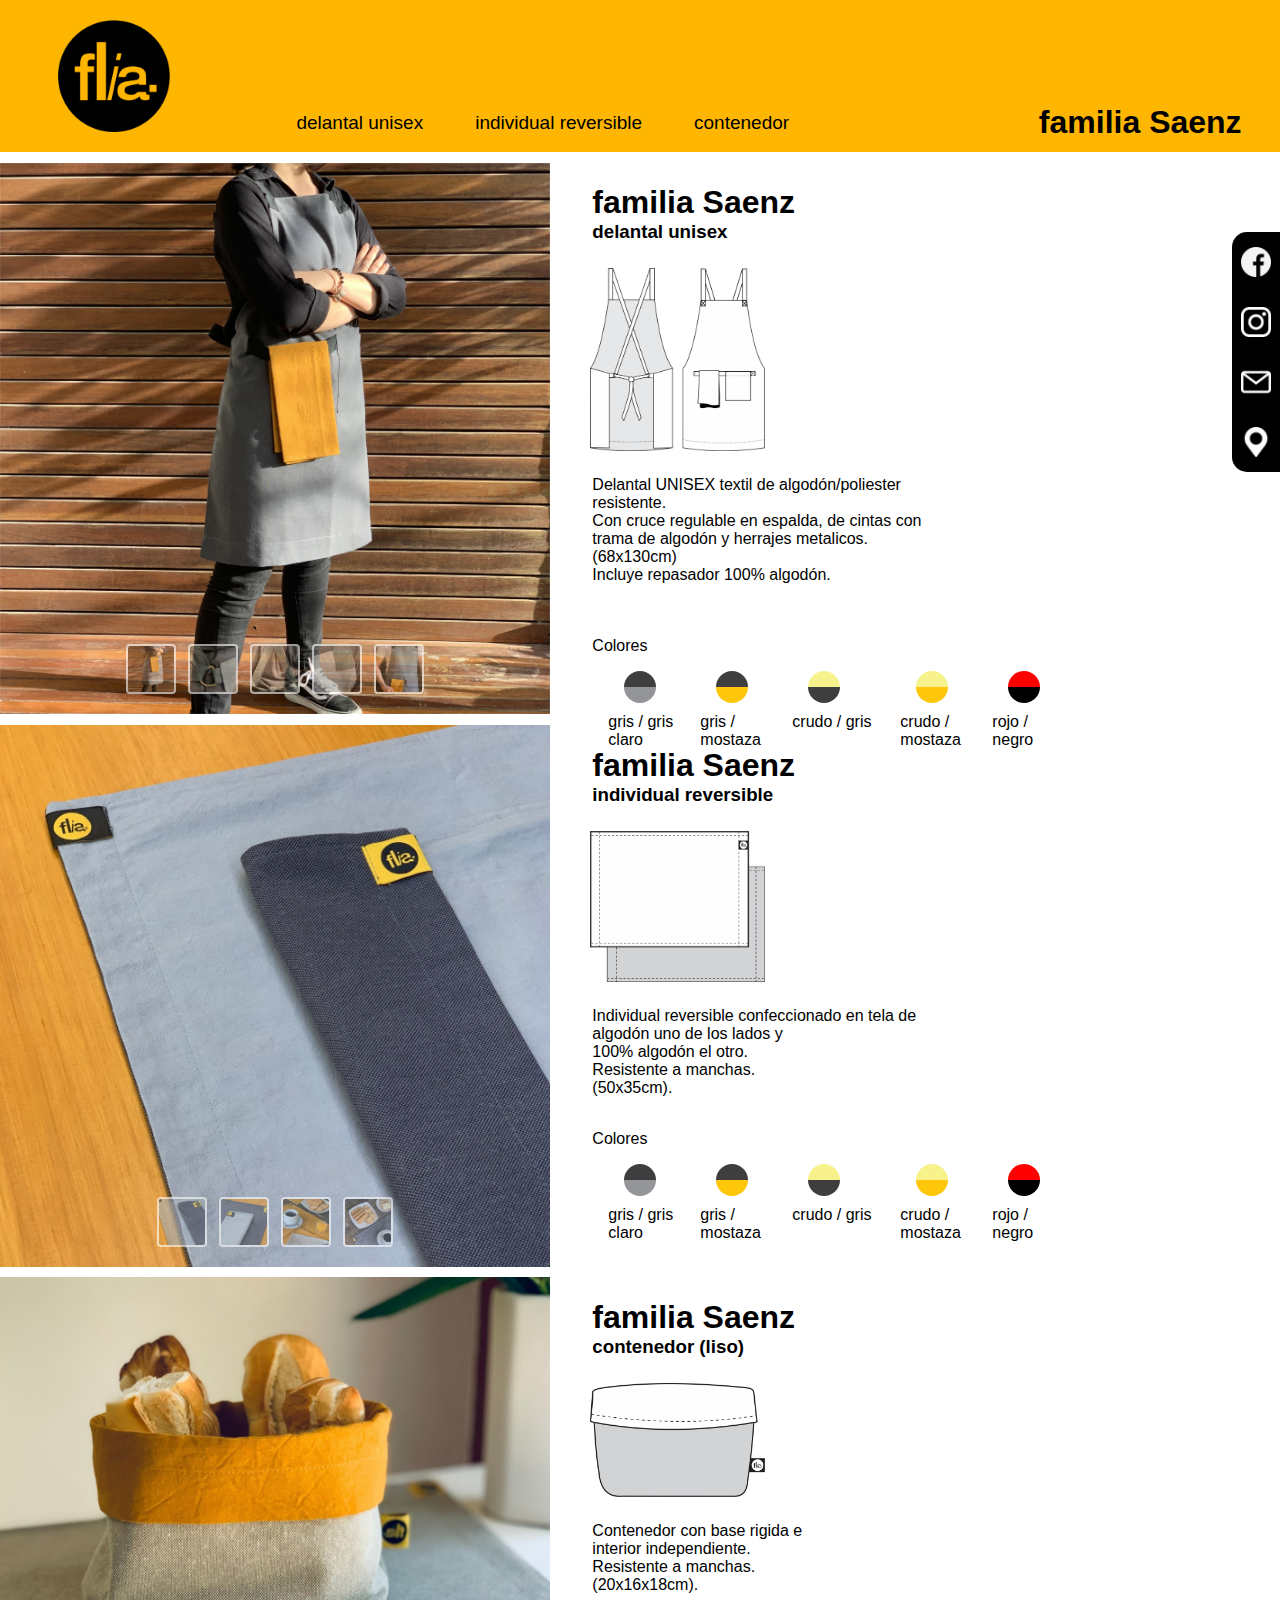
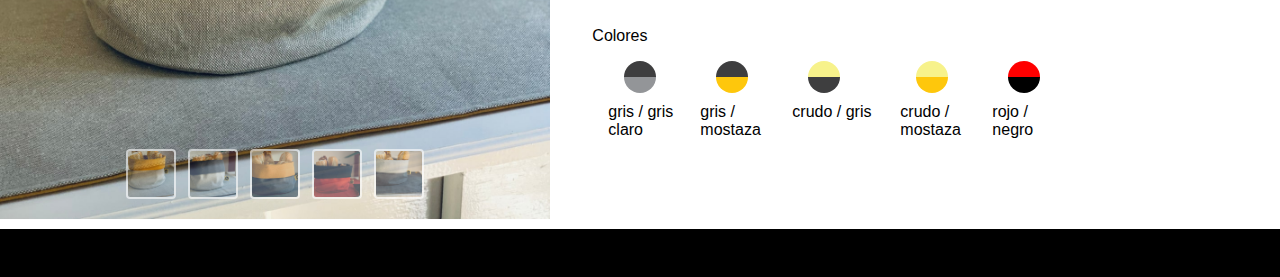
<file: familias/FamiliaSaenz/familiasaenz.html>
<!DOCTYPE html>
<html lang="es">
    <head>
        <meta charset="UTF-8">
        <meta name="viewport" content="width=device-width, initial-scale=1.0">
        <title>familia Saenz</title>
        <link rel="stylesheet" href="familiasaenz.css">
        <link  rel="icon"   href="../imagenesglobales/logoVersionSimple.png" type="image/png" />
    </head>
    <body>
        <div class="cuadricula">
            <div class="contenedorHeader">
                <div class="nav">
                    <div class="familia">
                        <div class="logo">
                            <a href="../../index.html"><img id="logo" src="../imagenesglobales/logoVersionSimple.png" alt=""></a>
                            <div class="imagenesredes">
                                <li> <a href="https://www.facebook.com/Flia.BsAs" id="primero"> <img src="../imagenesglobales/facebook.png" alt=""></a></li>
                                <li> <a href="https://www.instagram.com/flia.ba/?hl=es-la"> <img src="../imagenesglobales/instagram.png" alt=""></a></li>
                                <li> <a href="#"> <img src="../imagenesglobales/correo.png" alt=""> </a>
                                        <ul><li>
                                         info@flia.com.ar
                                        </li></ul>
                                    </li>
                                <li> <a href="#" id="ultimo"> <img src="../imagenesglobales/ubicacion.png" alt=""> </a>
                                    <ul id="listados" ><li>
                                     Entre Rios 314 - Quilmes Oeste
                                     Bs As - Argentina 
                                    </li></ul>
                                </li>
                            </div>
                        </div>                
                    </div>
                    <input type="checkbox" id="btn-menu">
                    <label for="btn-menu" id="imgbtn"><img src="../imagenesglobales/menu.png" id="men"></label>
                    <nav class="barra">
                        <ul>
                            <li><a href="#item1"> delantal unisex </a></li>
                            <li><a href="#item2"> individual reversible</a></li>
                            <li><a href="#item5"> contenedor </a></li>
                        </ul>
                     </nav>

                     <h1>familia Saenz</h1>    
                </div>
            </div>
                <div class="productoInfo">
                    <div class="slider">
                        <div class="container-all">
                            <input type="radio" id="1" name="image-slider"  style="display: none;"> 
                            <input type="radio" id="2" name="image-slider"  style="display: none;">
                            <input type="radio" id="3" name="image-slider"  style="display: none;">
                            <input type="radio" id="4" name="image-slider"  style="display: none;">
                            <input type="radio" id="5" name="image-slider"  style="display: none;">
                            <div class="slide">
                                <div class="item-slide">
                                    <img src="Delantal unisex/Delantal unisex 01.jpg">
                                </div>  
                                <div class="item-slide">
                                    <img src="Delantal unisex/Delantal unisex 02.jpg">
                               </div>
                                <div class="item-slide">
                                    <img src="Delantal unisex/Delantal unisex 03.jpg">
                                </div>
                                <div class="item-slide">
                                    <img src="Delantal unisex/Delantal unisex 04.jpg">
                                </div>  
                                <div class="item-slide">
                                    <img src="Delantal unisex/Delantal unisex 05.jpg">
                               </div>
                            </div>
                                <div class="pagination">
                                    <label class="pagination-item" for="1"><img src="Delantal unisex/Delantal unisex 01.jpg"></label>
                                    <label class="pagination-item" for="2"><img src="Delantal unisex/Delantal unisex 02.jpg"></label>
                                    <label class="pagination-item" for="3"><img src="Delantal unisex/Delantal unisex 03.jpg"></label>
                                    <label class="pagination-item" for="4"><img src="Delantal unisex/Delantal unisex 04.jpg"></label>
                                    <label class="pagination-item" for="5"><img src="Delantal unisex/Delantal unisex 05.jpg"></label>
                                </div>
                            </div>
                    </div>
            </div> 
            <div class="informacion">
                <h1 id="item1">familia Saenz</h1> 
                <H3>delantal unisex</H3>
                <div class="boceto">
                    
                    <div class="maqueta">
                        <img src="Delantal.png">
                    </div>
                    <div class="especificaciones" id="espec">
                        <p>
                            Delantal UNISEX textil de algodón/poliester resistente. <br>
                            Con cruce regulable en espalda, de cintas con
                            trama de algodón y herrajes metalicos. <br>
                            (68x130cm) <br> 
                            Incluye repasador 100% algodón.
                        </p> 
                    </div>
                    <br>
                    <p id="disponibles"> Colores</p>

                    <div class="contenedorColores">
                        <div class="colores">
                            <div class="gris"></div>
                            <div class="grisclaro"></div>
                            <p>gris / gris claro</p>
                        </div>
                        <div class="colores">
                            <div class="gris"></div>
                            <div class="mostaza"></div>
                            <p>gris / mostaza</p>
                        </div>
                        <div class="colores">
                            <div class="crudo"></div>
                            <div class="grisabajo"></div>
                            <p>crudo / gris</p>
                        </div>
                    </div>
                    <div class="contenedorColores" id="colores">
                        <div class="colores">
                            <div class="crudo"></div>
                            <div class="mostaza"></div>
                            <p>crudo / mostaza</p>
                        </div>
                        <div class="colores">
                            <div class="rojo"></div>
                            <div class="negro"></div>
                            <p>rojo / negro</p>
                        </div>
                    </div>
                </div> 
            </div> 
                <div class="productoInfo2">
                    <div class="slider">
                        <div class="container-all">
                            <input type="radio" id="7" name="image-slider"  style="display: none;"> 
                            <input type="radio" id="8" name="image-slider"  style="display: none;">
                            <input type="radio" id="9" name="image-slider"  style="display: none;">
                            <input type="radio" id="10" name="image-slider"  style="display: none;">
                            <div class="slide">
                                <div class="item-slide">
                                    <img src="Individual reversible/Individual reversible 01.jpg">
                                </div>  
                                <div class="item-slide">
                                    <img src="Individual reversible/Individual reversible 02.jpg">
                                </div>
                                <div class="item-slide">
                                    <img src="Individual reversible/Individual reversible 03.jpg">
                                </div>
                                <div class="item-slide">
                                    <img src="Individual reversible/Individual reversible 04.jpg">
                                </div>
                            </div>
                                <div class="pagination">
                                    <label class="pagination-item" for="7"><img src="Individual reversible/Individual reversible 01.jpg"></label>
                                    <label class="pagination-item" for="8"><img src="Individual reversible/Individual reversible 02.jpg"></label>
                                    <label class="pagination-item" for="9"><img src="Individual reversible/Individual reversible 03.jpg"></label>
                                    <label class="pagination-item" for="10"><img src="Individual reversible/Individual reversible 04.jpg"></label>
                                </div>
                            </div>
                    </div>
                </div> 
                <div class="informacion2">
                    <h1>familia Saenz</h1>
                    <H3 id="item2">individual reversible</H3>
                    <div class="boceto">
                        <div class="maqueta">
                            <img src="Individual reversible.png">
                        </div>
                        <div class="especificaciones">
                            <p>
                                Individual reversible confeccionado en tela de algodón uno de los lados y <br>
                                100% algodón el otro. <br>
                                Resistente a manchas. <br>
                                (50x35cm).
                            </p>
                        </div>
                        <br>
                        <p id="disponibles"> Colores</p>
                        <div class="contenedorColores">
                            <div class="colores">
                                <div class="gris"></div>
                                <div class="grisclaro"></div>
                                <p>gris / gris claro</p>
                            </div>
                            <div class="colores">
                                <div class="gris"></div>
                                <div class="mostaza"></div>
                                <p>gris / mostaza</p>
                            </div>
                            <div class="colores">
                                <div class="crudo"></div>
                                <div class="grisabajo"></div>
                                <p>crudo / gris</p>
                            </div>
                        </div>
                        <div class="contenedorColores" id="colores">
                            <div class="colores">
                                <div class="crudo"></div>
                                <div class="mostaza"></div>
                                <p>crudo / mostaza</p>
                            </div>
                            <div class="colores">
                                <div class="rojo"></div>
                                <div class="negro"></div>
                                <p>rojo / negro</p>
                            </div>
                        </div>
                    </div>
                </div> 
            
                
                
                <div class="productoInfo6">
                    <div class="slider">
                        <div class="container-all">
                            <input type="radio" id="23" name="image-slider"  style="display: none;">
                            <input type="radio" id="24" name="image-slider"  style="display: none;"> 
                            <input type="radio" id="25" name="image-slider"  style="display: none;">
                            <input type="radio" id="26" name="image-slider"  style="display: none;">
                            <input type="radio" id="27" name="image-slider"  style="display: none;">
                            <div class="slide">
                                <div class="item-slide">
                                    <img src="contenedor liso/Contenedor 01.jpg">
                                </div>  
                                <div class="item-slide">
                                    <img src="contenedor liso/Contenedor 02.jpg">
                                </div>
                                <div class="item-slide">
                                    <img src="contenedor liso/Contenedor 03.jpg">
                                </div>
                                <div class="item-slide">
                                    <img src="contenedor liso/Contenedor 04.jpg">
                                </div>
                                <div class="item-slide">
                                    <img src="contenedor liso/Contenedor 05.jpg">
                                </div>
                            </div>
                                <div class="pagination">
                                    <label class="pagination-item" for="23"><img src="contenedor liso/Contenedor 01.jpg"></label>
                                    <label class="pagination-item" for="24"><img src="contenedor liso/Contenedor 02.jpg"></label>
                                    <label class="pagination-item" for="25"><img src="contenedor liso/Contenedor 03.jpg"></label>
                                    <label class="pagination-item" for="26"><img src="contenedor liso/Contenedor 04.jpg"></label>
                                    <label class="pagination-item" for="27"><img src="contenedor liso/Contenedor 05.jpg"></label>
                                </div>
                            </div>
                    </div>
                </div> 
                <div class="informacion6">
                    <h1>familia Saenz</h1>
                    <H3 id="item5">contenedor (liso)</H3>
                    <div class="boceto"> 
                        <div class="maqueta">
                            <img src="Contenedor liso.png">
                        </div>
                        <div class="especificaciones">
                            <p>
                                Contenedor con base rigida e <br>
                                interior independiente. <br>
                                Resistente a manchas. <br>
                                (20x16x18cm).
                            </p>
                        </div>
                        <br>
                        <p id="disponibles"> Colores</p>
                        <div class="contenedorColores">
                            <div class="colores">
                                <div class="gris"></div>
                                <div class="grisclaro"></div>
                                <p>gris / gris claro</p>
                            </div>
                            <div class="colores">
                                <div class="gris"></div>
                                <div class="mostaza"></div>
                                <p>gris / mostaza</p>
                            </div>
                            <div class="colores">
                                <div class="crudo"></div>
                                <div class="grisabajo"></div>
                                <p>crudo / gris</p>
                            </div>
                        </div>
                        <div class="contenedorColores" id="colores">
                            <div class="colores">
                                <div class="crudo"></div>
                                <div class="mostaza"></div>
                                <p>crudo / mostaza</p>
                            </div>
                            <div class="colores">
                                <div class="rojo"></div>
                                <div class="negro"></div>
                                <p>rojo / negro</p>
                            </div>
                        </div>
                    </div> 
                </div> 
            <div class="footer">
            </div>
        </div>   
    </body>
</html>
</file>
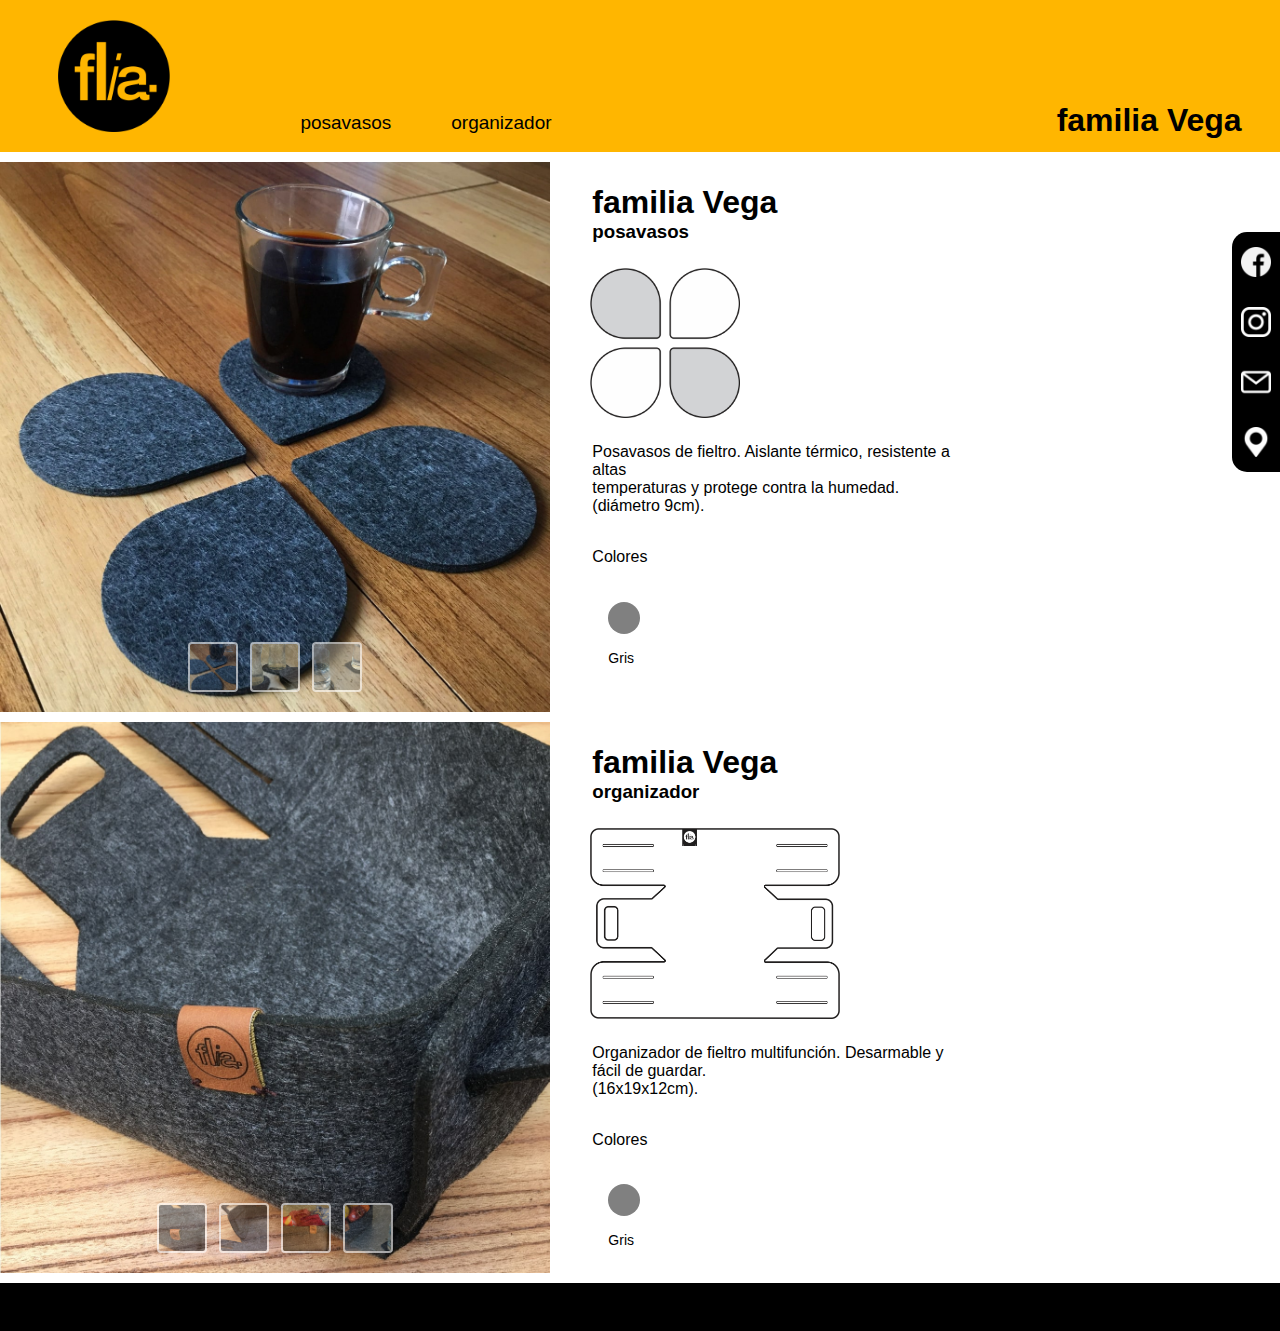
<file: familias/FamiliaVega/familiavega.html>
<!DOCTYPE html>
<html lang="es">
    <head>
        <meta charset="UTF-8">
        <meta name="viewport" content="width=device-width, initial-scale=1.0">
        <title>familia VEGA</title>
        <link rel="stylesheet" href="familiavega.css">
        <link  rel="icon"   href="../imagenesglobales/logoVersionSimple.png" type="image/png" />
    </head>
    <body>
        <div class="cuadricula">
            <div class="contenedorHeader">
                <div class="nav">
                    <div class="familia">
                        <div class="logo">
                            <a href="../../index.html"><img id="logo" src="../imagenesglobales/logoVersionSimple.png" alt=""></a>
                            <div class="imagenesredes">
                                <li> <a href="https://www.facebook.com/Flia.BsAs" id="primero"> <img src="../imagenesglobales/facebook.png" alt=""></a></li>
                                <li> <a href="https://www.instagram.com/flia.ba/?hl=es-la"> <img src="../imagenesglobales/instagram.png" alt=""></a></li>
                                <li> <a href="#"> <img src="../imagenesglobales/correo.png" alt=""> </a>
                                        <ul><li>
                                         info@flia.com.ar
                                        </li></ul>
                                    </li>
                                <li> <a href="#" id="ultimo"> <img src="../imagenesglobales/ubicacion.png" alt=""> </a>
                                    <ul id="listados" ><li>
                                     Entre Rios 314 - Quilmes Oeste
                                     Bs As - Argentina 
                                    </li></ul>
                                </li>
                            </div>
                        </div>                
                    </div>
                    <input type="checkbox" id="btn-menu">
                    <label for="btn-menu" id="imgbtn"><img src="../imagenesglobales/menu.png" id="men"></label>
                    <nav class="barra">
                        <ul>
                            <li><a href="#item1">  posavasos </a></li>
                            <li><a href="#item2"> organizador </a></li>
                        </ul>
                     </nav>
                     <h1>familia Vega</h1>    
                </div>
            </div>
                <div class="productoInfo">
                    <div class="slider">
                        <div class="container-all">
                            <input type="radio" id="1" name="image-slider"  style="display: none;"> 
                            <input type="radio" id="2" name="image-slider"  style="display: none;">
                            <input type="radio" id="3" name="image-slider"  style="display: none;">
                            <div class="slide">
                                <div class="item-slide">
                                    <img src="Fotos/Posavasos 0.jpg">
                                </div>  
                                <div class="item-slide">
                                    <img src="Fotos/Posavasos 02.jpg">
                               </div>
                                <div class="item-slide">
                                    <img src="Fotos/Posavasos 03.jpg">
                                </div>
                            </div>
                                <div class="pagination">
                                    <label class="pagination-item" for="1"><img src="Fotos/Posavasos 0.jpg"></label>
                                    <label class="pagination-item" for="2"><img src="Fotos/Posavasos 02.jpg"></label>
                                    <label class="pagination-item" for="3"><img src="Fotos/Posavasos 03.jpg"></label>
                                </div>
                            </div>
                    </div>
            </div> 
            <div class="informacion">
                <h1 id="item1">familia Vega</h1> 
                <H3>posavasos</H3>
                <div class="boceto">
                    
                    <div class="maqueta">
                        <img src="Bocetos/Posavasos.png">
                    </div>
                    <div class="especificaciones">
                        <p>
                            Posavasos de fieltro. Aislante térmico, resistente a altas <br>
                            temperaturas y protege contra la humedad. <br>
                            (diámetro 9cm).
                        </p> 
                    </div>
                    <br>
                    <p id="disponibles"> Colores </p>

                    <div class="contenedorColores">
                        <li>
                            <div class="gris"><p>Gris</p></div>    
                        </li>
                    </div>  
                </div>
            </div> 
                <div class="productoInfo2">
                    <div class="slider">
                        <div class="container-all">
                            <input type="radio" id="6" name="image-slider"  style="display: none;"> 
                            <input type="radio" id="7" name="image-slider"  style="display: none;">
                            <input type="radio" id="8" name="image-slider"  style="display: none;"> 
                            <input type="radio" id="9" name="image-slider"  style="display: none;">
                            <div class="slide">
                                <div class="item-slide">
                                    <img src="Fotos/Organizador 01.jpg">
                                </div>  
                                <div class="item-slide">
                                    <img src="Fotos/Organizador 02.jpg">
                                </div>
                                <div class="item-slide">
                                    <img src="Fotos/Organizador 03.jpg">
                                </div>
                                <div class="item-slide">
                                    <img src="Fotos/Organizador 04.jpg">
                                </div>
                            </div>
                                <div class="pagination">
                                    <label class="pagination-item" for="6"><img src="Fotos/Organizador 01.jpg"></label>
                                    <label class="pagination-item" for="7"><img src="Fotos/Organizador 02.jpg"></label>    
                                    <label class="pagination-item" for="8"><img src="Fotos/Organizador 03.jpg"></label>
                                    <label class="pagination-item" for="9"><img src="Fotos/Organizador 04.jpg"></label>                              </div>
                            </div>
                    </div>
                </div> 
                <div class="informacion2">
                    <h1>familia Vega</h1>
                    <H3 id="item2">organizador</H3>
                    <div class="boceto">
                        <div class="maqueta2">
                            <img src="Bocetos/Organizador.png">
                        </div>
                        <div class="especificaciones">
                            <p>
                                Organizador de fieltro multifunción. Desarmable y fácil de guardar. <br>
                                (16x19x12cm).
                            </p>
                        </div>
                        <br>
                        <p id="disponibles"> Colores </p>
                        <div class="contenedorColores">
                            <li>
                                <div class="gris"><p>Gris</p></div>    
                            </li>
                        </div>  
                    </div>
                </div> 
            <div class="footer">
            </div>
        </div>   
    </body>
</html>
</file>
<file: familias/FamiliaCampos/familiacampos.css>
/*
* Prefixed by https://autoprefixer.github.io
* PostCSS: v7.0.29,
* Autoprefixer: v9.7.6
* Browsers: last 4 version
*/

*{
    padding: 0;
    margin: 0;
    -webkit-box-sizing: border-box;
            box-sizing: border-box;
    font-family: "Helvetica";
}

html{
    scroll-behavior: smooth;
}

@font-face{
    font-family: 'Helvetica', sans-serif;
    src: url(Fuentes/Helvetica.ttf);
}

.cuadricula{
    display: -ms-grid;
    display: grid;
        grid-template-areas:"header header"
                        "area areados"
                        "footer footer";
    grid-auto-columns: 1.3fr 1.7fr;
    grid-gap: 10px;
    height: 100%;
}

.contenedorHeader{
    -ms-grid-row: 1;
    -ms-grid-column: 1;
    -ms-grid-column-span: 3;
    grid-area: header;
    padding: 0 3%;
    display: -ms-grid;
    display: grid;
    grid-auto-flow: row;
    list-style: none;
    background-color: rgb(255, 182, 0);

}

.familia{
    display: -webkit-box;
    display: -ms-flexbox;
    display: flex;    
    float: left;
}

.nav h1{
    display: flex;
    height: 100%;
    margin-top: 6.4rem;
    justify-content: flex-end;
}

#primero{
    border-top-left-radius: 15px;
}

#ultimo{
    border-bottom-left-radius: 15px;
}

#logo{
    margin: 20px;
    display: -webkit-box;
    display: -ms-flexbox;
    display: flex;
    -webkit-box-pack: start;
        -ms-flex-pack: start;
            justify-content: flex-start;
    position: relative;
    float: left;
}

.logo a{
    width: 100%;
    display: -webkit-box;
    display: -ms-flexbox;
    display: flex;
    -webkit-box-pack: start;
        -ms-flex-pack: start;
            justify-content: flex-start;
}

.logo a img{
    display: block;
    -ms-flex-item-align: center;
        -ms-grid-row-align: center;
        align-self: center;
    width: 80%;
    width: 112px;
    height: 112px;
    float: left;
}


.imagenesredes{
    position: fixed;
    list-style: none;
    -webkit-box-pack:end;
        -ms-flex-pack:end;
            justify-content:flex-end;
    margin-top: 5rem;
    right: 0;
    z-index: 100;
}

.imagenesredes a{
    background-color: black;
    margin-left: auto;
    width: 3rem;
    -webkit-box-pack: center;
    -ms-flex-pack: center;
    justify-content: center;
}

.imagenesredes a img {
    width: auto;
    height: 30px;
    margin: 15px 5px;
} 

.imagenesredes li{
    position: relative;
}
.imagenesredes li:hover{
    position: relative;
}

.imagenesredes li ul{
    list-style: none;
    display: none;
    background-color: rgb(77, 77, 77);
    color: white;
    padding: 10px 10px;
    position: absolute;
    right: 100%;
    bottom: -10%;
    text-align: right;
}

.imagenesredes li:hover > ul{
    display: block;
}

#listados{
    width: 15rem;
    bottom: 1%;
}

#men{
    width: 34px;
    height: 34px;
}
#btn-menu{
    display: none;
}
.nav label{
    background-color: rgb(255, 182, 0);
    display: none;
    padding: 8px;

}
.nav img:hover{
    cursor: pointer;
    opacity: (0,0,0,0.3);
}

.barra{
    display: -webkit-box;
    display: -ms-flexbox;
    display: flex;
    -ms-flex-line-pack: end;
        align-content: flex-end;
    font-size: 25px;
    height: 100%;
    margin-left: 5rem;
    float: left;
}

.barra ul{
    list-style: none;
    display: -webkit-box;
    display: -ms-flexbox;
    display: flex;
    margin-top: 7rem;
}

.barra li a{
    margin: 0px;
    display: -webkit-box;
    display: -ms-flexbox;
    display: flex;    
    padding: 0px 30px;
    text-decoration: none;
    font-size: 19px;
    color: black;
}
.informacion h1{
    margin-left: 2rem;
    margin-top: 3%;
}

.informacion h3{
    margin-left: 2rem;
}
.informacion p{
    margin-left: 2rem;
}
.informacion2 h1{
    margin-left: 2rem;
    margin-top: 3%;
}

.informacion2 h3{
    margin-left: 2rem;
}
.informacion2 p{
    margin-left: 2rem;
}
.informacion3 h1{
    margin-left: 2rem;
    margin-top: 3%;
}

.informacion3 h3{
    margin-left: 2rem;
}
.informacion3 p{
    margin-left: 2rem;
}
.informacion4 h1{
    margin-left: 2rem;
    margin-top: 3%;
}

.informacion4 h3{
    margin-left: 2rem;
}
.informacion4 p{
    margin-left: 2rem;
}
.informacion5 h1{
    margin-left: 2rem;
    margin-top: 3%;
}

.informacion5 h3{
    margin-left: 2rem;
}
.informacion5 p{
    margin-left: 2rem;
}
/*------------------------------------------------------------- Primer Item ------------------------------------------------------*/

.productoInfo{
    -ms-grid-row: 3;
    -ms-grid-column: 1;
    grid-area: area;
    display: -ms-grid;
    display: grid;
}
.productoInfo p{
    font-size: 20px;
    font-weight: 400;
}

.informacion{
    -ms-grid-row: 3;
    -ms-grid-column: 3;
    grid-area: areados;
    margin-right: 10%;
    width: 100%;
}
#bolder{
    font-weight: bold;
    margin-left: 2rem;
}

.maqueta {
    display: -ms-grid;
    display: grid;
    -webkit-box-pack: start;
    -ms-flex-pack: start;
    justify-content: flex-start;
}

.maqueta img{
    margin: 25px 30px;
    width: 100px;
    height: auto;  
}

.responsive{
    width: 35%;
    margin: 15px 0px;
    font-size: 15px;
    display: -webkit-box;
    display: -ms-flexbox;
    display: flex;
    -webkit-box-align: end;
    -ms-flex-align: end;
    align-items: flex-end;
}

.especificaciones p{
    display: -webkit-box;
    display: -ms-flexbox;
    display: flex;
    -webkit-box-align: end;
    -ms-flex-align: end;
    align-items: flex-end;
    margin-left: 2rem;
    width: 50%;
}

.contenedorColores{
    -webkit-box-align: center;
        -ms-flex-align: center;
            align-items: center;
    margin-left: 3rem;
    margin-top: 5%;
    vertical-align: bottom;
}
.contenedorColores li{
    list-style: none;

}
.contenedorColores li p{
    font-size: 14px;
    
}
.contenedorColores li .gris{
    width: 2rem;
    height: 2rem;
    border-radius: 50px;
    background-color: #F3828F;
    float: left;
    margin: 0px 20px 0px 0px;


}

.contenedorColores li .amarillo{
    width: 2rem;
    height: 2rem;
    background-color: #5DBB46;
    float: left;
    border-radius: 50px;
    margin: 0px 20px;


}
.contenedorColores li .blanco{
    width: 2rem;
    height: 2rem;
    background-color: #D1D2D4;
    border-radius: 50px;
    float: left;
    margin: 0px 20px;



}
.contenedorColores li .negro{
    width: 2rem;
    height: 2rem;
    background-color: #AF9444;
    border-radius: 50px;
    float: left;
    margin: 0px 20px;
}
.contenedorColores li .melon{
    width: 2rem;
    height: 2rem;
    background-color: #F9A569;
    border-radius: 50px;
    float: left;
    margin: 0px 20px;
}

.contenedorColores li .frutos{
    width: 2rem;
    height: 2rem;
    background-color: #A81D20;
    border-radius: 50px;
    float: left;
    margin: 0px 20px;
}

.contenedorColores li .choco{
    width: 2rem;
    height: 2rem;
    background-color: #F58220;
    border-radius: 50px;
    float: left;
    margin: 0px 20px;
}


.amarillo p{
    margin-top: 3rem;
    margin-left: -7px;
}
.blanco p{
    margin-top: 3rem;
    margin-left: -5px;
}
.melon p{
    margin-top: 3rem;
    margin-left: -5px;
}
.negro p{
    margin-top: 3rem;
    margin-left: -5px;
}
.gris p{
    margin-top: 3rem;
    margin-left: -7px;
}
.frutos p{
    margin-top: 3rem;
    margin-left: -5px;
}
.choco p{
    margin-top: 3rem;
    margin-left: -5px;
}

.textocolores{
    width: 12rem;
    font-size: 14px;
    margin-left: 1.5rem;
}



.imagenes{
    margin-top: 2rem;
    width: 100%;
    height: 70%;
}

.imagenes img{
    width: 50%;
    height: 100%;
    float: left;
}



.izquierda {
    display: -ms-grid;
    display: grid;
    -ms-flex-line-pack: distribute;
        align-content: space-around;
    -webkit-box-pack: start;
        -ms-flex-pack: start;
            justify-content: flex-start;
    list-style: none;
    font-size: 0.9rem;
    margin: 5px;
}

.derecha {
    margin: 5px;
    display: -ms-grid;
    display: grid; 
    grid-auto-flow: column;
    -webkit-box-pack: end;
        -ms-flex-pack: end;
            justify-content: flex-end;
    -ms-flex-line-pack: end;
        align-content: flex-end;
    list-style: none;
}

.derecha img{
    margin-right: 10px;
}

.derecha li{
    -ms-flex-line-pack: end;
        align-content: flex-end;
    font-size: 1.7rem;
}

.contenedorFooter li a{
    text-decoration: none;
    color: rgb(230, 230, 230);
}
.derecha li img{
    height: 1.7rem;
}

.contenedorHeader nav li a:hover{
    -webkit-transition: all 0.5s;
    -o-transition: all 0.5s;
    transition: all 0.5s;
    color: rgb(255, 255, 255);
}
.productoInfo p{
         float: left;
         width: 100%;
         font-weight: 600;
         text-align: left;
     }



.slider{
    -ms-flex-line-pack: center;
        align-content: center;
    display: -ms-grid;
    display: grid;
    font-size: 5rem;
    margin-top: 2rem;
}

.container-all{
    position: relative;
    width: 100%;
    height: auto;
    overflow: hidden;
}

.slide{
    display: -webkit-box;
    display: -ms-flexbox;
    display: flex;
    -webkit-transform: translate(0, 0, 0);
        -ms-transform: translate(0, 0, 0);
            transform: translate(0, 0, 0);
    -webkit-transition: all 600ms;
    -o-transition: all 600ms;
    transition: all 600ms;
    -webkit-animation-name: autoplay;
            animation-name: autoplay;
    -webkit-animation-duration: 6.5s;
            animation-duration: 6.5s;
    -webkit-animation-direction: alternate;
            animation-direction: alternate;
    -webkit-animation-fill-mode: forwards;
            animation-fill-mode: forwards;
    -webkit-animation-iteration-count: infinite;
            animation-iteration-count: infinite;
}
.item-slide{
    position: relative;
    display: -webkit-box;
    display: -ms-flexbox;
    display: flex;
    -webkit-box-orient: vertical;
    -webkit-box-direction: normal;
        -ms-flex-direction: column;
            flex-direction: column;
    -ms-flex-negative: 0;
        flex-shrink: 0;
    -webkit-box-flex: 0;
        -ms-flex-positive: 0;
            flex-grow: 0;
    max-width: 100%;
}

.item-slide img{
    width: 100%;
    height: 100%;
}

.pagination{
    position: absolute;
    bottom: 20px;
    display: -webkit-box;
    display: -ms-flexbox;
    display: flex;
    left: 0;
    -ms-flex-wrap: wrap;
        flex-wrap: wrap;
    -webkit-box-align: center;
        -ms-flex-align: center;
            align-items: center;
    -webkit-box-pack: center;
        -ms-flex-pack: center;
            justify-content: center;
    width: 100%;
}

#disponibles{
    margin-top: 15px;
}

.pagination-item{
    display: -webkit-box;
    display: -ms-flexbox;
    display: flex;
    -webkit-box-orient: vertical;
    -webkit-box-direction: normal;
        -ms-flex-direction: column;
            flex-direction: column;
    border: 2px solid white;
    width: 60px;
    height: 60px;
    border-radius: 4px;
    cursor: pointer;
    background: rgb(255, 255, 255);
    margin: 0 7px;
    -webkit-transition: all 300ms;
    -o-transition: all 300ms;
    transition: all 300ms; 
    opacity: 0.6;
    overflow: hidden;
}


.pagination-item img{
    display:inline-block;
    -webkit-transform: scale(1.5);
        -ms-transform: scale(1.5);
            transform: scale(1.5);
    -webkit-transition: all 300ms;
    -o-transition: all 300ms;
    transition: all 300ms;
    max-width: none;
}

.footer{
    -ms-grid-row: 13;
    -ms-grid-column: 1;
    -ms-grid-column-span: 3;
    grid-area: footer;
    width: 100%;
    background-color: black;
    height: 3rem;
    margin-top: 2.5rem;
}



.pagination-item:hover{
    -webkit-transform: scale(1.5);
        -ms-transform: scale(1.5);
            transform: scale(1.5);
    opacity: 1;
}

input[id="1"]:checked ~ .slide{
    -webkit-animation: none;
            animation: none;
    -webkit-transform: translate(0, 0, 0);
        -ms-transform: translate(0, 0, 0);
            transform: translate(0, 0, 0);
}

input[id="1"]:checked ~ .pagination .pagination-item[for="1"]{
    background: #fff;

}
input[id="2"]:checked ~ .slide{
    -webkit-animation: none;
            animation: none;
    -webkit-transform: translate3d(calc(-100% * 1),0 ,0);
            transform: translate3d(calc(-100% * 1),0 ,0);
}

input[id="2"]:checked ~ .pagination .pagination-item[for="2"]{
    background: #fff;

}
input[id="3"]:checked ~ .slide{
    -webkit-animation: none;
            animation: none;
    -webkit-transform: translate3d(calc(-100% * 2),0 ,0);
            transform: translate3d(calc(-100% * 2),0 ,0);
}

input[id="3"]:checked ~ .pagination .pagination-item[for="3"]{
    background: #fff;

}
input[id="4"]:checked ~ .slide{
    -webkit-animation: none;
            animation: none;
    -webkit-transform: translate3d(calc(-100% * 3),0 ,0);
            transform: translate3d(calc(-100% * 3),0 ,0);
}

input[id="4"]:checked ~ .pagination .pagination-item[for="4"]{
    background: #fff;
}
input[id="5"]:checked ~ .slide{
    -webkit-animation: none;
            animation: none;
    -webkit-transform: translate3d(calc(-100% * 4),0 ,0);
            transform: translate3d(calc(-100% * 4),0 ,0);
}

input[id="5"]:checked ~ .pagination .pagination-item[for="5"]{
    background: #fff;
}
input[id="6"]:checked ~ .slide{
    -webkit-animation: none;
            animation: none;
    -webkit-transform: translate3d(calc(-100% * 5),0 ,0);
            transform: translate3d(calc(-100% * 5),0 ,0);
}

input[id="6"]:checked ~ .pagination .pagination-item[for="6"]{
    background: #fff;
}

/*------------------------------------------------------------------------------Medias-------------------------------------------------------------------*/
    @media (max-width: 1110px){
        .nav h1{
            display: none;
        }
    }    


@media (max-width:1000px){
        .cuadricula{
            display: -ms-grid;
            display: grid;
            grid-template-areas:"header header"
                                "area areados"
                                "footer footer";
            grid-auto-rows: 0fr 1.2fr 3rem;
            grid-auto-columns: 1fr 2fr;
            grid-gap: 30px;
            height: 100%;
            width: 100%;
        }

        .familia h1{
            display: none;
        }
        .barra{
            position: absolute;
            width: 90.5%;
            height: 90%;
            margin-left: -100%;
            -webkit-transition: all 0.5s;
            -o-transition: all 0.5s;
            transition: all 0.5s;
            z-index:1;
            background-color: rgba(0, 0, 0, 0.8);
        }
        .barra ul{
            -webkit-box-orient: vertical;
            -webkit-box-direction: normal;
                -ms-flex-direction: column;
                    flex-direction: column;
            display: block;
            margin-left: 1rem;
        }
        #imgbtn:hover{
            opacity: 0.4;
        }


        #btn-menu:checked ~ .barra{
            margin: 0px;
            display: block;
            position: absolute;

        }
        .barra li a{
            color: white;
        }
        .responsive{
            display: block;
            width: 40%;
            margin-top: 14.5%;
            display: -webkit-box;
            display: -ms-flexbox;
            display: flex;
            -webkit-box-pack: start;
                -ms-flex-pack: start;
                    justify-content: flex-start;
            float: left;
        }
        .contenedorHeader{
        -ms-grid-row: 1;
        -ms-grid-column: 1;
        -ms-grid-column-span: 3;
        }
        .productoInfo{
        -ms-grid-row: 3;
        -ms-grid-column: 1;
        }
        .informacion{
        -ms-grid-row: 3;
        -ms-grid-column: 3;
        }
        .productoInfo2{
        -ms-grid-row: 5;
        -ms-grid-column: 1;
        }
        .informacion2{
        -ms-grid-row: 5;
        -ms-grid-column: 3;
        }
        .productoInfo3{
        -ms-grid-row: 7;
        -ms-grid-column: 1;
        }
        .informacion3{
        -ms-grid-row: 7;
        -ms-grid-column: 3;
        }
        .productoInfo4{
        -ms-grid-row: 9;
        -ms-grid-column: 1;
        }
        .informacion4{
        -ms-grid-row: 9;
        -ms-grid-column: 3;
        }
        .productoInfo5{
        -ms-grid-row: 11;
        -ms-grid-column: 1;
        }
        .informacion5{
        -ms-grid-row: 11;
        -ms-grid-column: 3;
        }
        .footer{
        -ms-grid-row: 13;
        -ms-grid-column: 1;
        -ms-grid-column-span: 3;
        }

    }

    @media (max-width: 849px){
        .contenedorglobal{
            margin-bottom: 10px;
            float: left;
        }

    }

    @media (max-width: 768px){
        .container-all{
            height: 18rem;
            width: 18rem;

        }

        .nav label{
            display: -webkit-box;
            display: -ms-flexbox;
            display: flex;
            text-align: right;
            -webkit-box-pack: end;
                -ms-flex-pack: end;
                    justify-content: flex-end;
            margin-top: 20px;
        }
        .barra{
            
            position: absolute;
            width: 90.5%;
            height: 90%;
            margin-left: -100%;
            -webkit-transition: all 0.5s;
            -o-transition: all 0.5s;
            transition: all 0.5s;
            z-index:1;
            background-color: rgba(0, 0, 0, 0.8);
        }
        .barra ul{
            -webkit-box-orient: vertical;
            -webkit-box-direction: normal;
                -ms-flex-direction: column;
                    flex-direction: column;
            display: block;
            margin: 0px;
        }
        .barra ul li{
            margin: 10px;
            padding: 15px 0px;

        }
        #imgbtn:hover{
            opacity: 0.4;
        }


        #btn-menu:checked ~ .barra{
            margin-left: 2%;
            display: block;
            position: absolute;

        }
        .barra li a{
            color: white;
        }
        .boceto{
            height: 0rem;
        }
        .maqueta{
            margin: 20px 0px;
        }
        .maqueta2{
            margin: 20px 0px;
        }
        .maqueta3{
            margin: 20px 0px;
        }
        .contenedorColores{
            margin-top: 0rem;
            margin-left: 0rem;
        }
        .productoInfo{
            margin-left: 1rem;
            margin-right: 1rem;
        }
        .container-all{
            width: 18rem;
            height: 18rem;
        }
        .pagination-item{
            width: 40px;
            height: 40px;
        }
        .especificaciones p{
            width: 80%;
        }

        .cuadricula{
            display: -ms-grid;
            display: grid;
                grid-template-areas: "header"
                                "area"
                                "areados"
                                "footer";
            grid-auto-rows: 0fr 0.7fr 2.2fr 3rem;
            grid-gap: 15px;
            height: 100%;
        }
        #bolder{
            margin-left: 0;
        }
        .productoInfo{
            -webkit-box-pack: center;
            -ms-flex-pack: center;
        }
        .slider{
            margin-left: 1rem;
        }
        .productoInfo2{
            -webkit-box-pack: center;
                -ms-flex-pack: center;
                    justify-content: center;
        }
        .productoInfo3{
            -webkit-box-pack: center;
                -ms-flex-pack: center;
                    justify-content: center;
        }
        .productoInfo4{
            -webkit-box-pack: center;
                -ms-flex-pack: center;
                    justify-content: center;
        }
        .productoInfo5{
            -webkit-box-pack: center;
                -ms-flex-pack: center;
                    justify-content: center;
        }
        .contenedorglobal{
            margin: 5%;

        }
        .contenedorglobal2{
            margin: 5%;

        }
        .responsive{
            margin-top: 5%;
        }

        .imagenes img{
            width: 100%;
            height: auto;
        }

        .productoInfo{
            margin-left: 1rem;
            margin-right: 1rem;
        }
        .productoInfo2{
            margin-left: 1rem;
            margin-right: 1rem;
        }
        .productoInfo3{
            margin-left: 1rem;
            margin-right: 1rem;
        }
        .productoInfo4{
            margin-left: 1rem;
            margin-right: 1rem;
        }
        .productoInfo5{
            margin-left: 1rem;
            margin-right: 1rem;
        }
        .pagination-item{
            width: 40px;
            height: 40px;
        }
        .informacion{
            margin: 0;
        }
        .contenedorglobal{
            float: left;
        }
        #texto{
            margin-top: 1rem;
            height: 3rem;
        }
        #texto2{
            margin-top: 1rem;
            height: 3rem;
        }

        .contenedorHeader{
        -ms-grid-row: 1;
        -ms-grid-column: 1;
        -ms-grid-column-span: 1;
        }

        .productoInfo{
        -ms-grid-row: 3;
        -ms-grid-column: 1;
        }

        .informacion{
        -ms-grid-row: 5;
        -ms-grid-column: 1;
        }

        .productoInfo2{
        -ms-grid-row: 7;
        -ms-grid-column: 1;
        }

        .informacion2{
        -ms-grid-row: 9;
        -ms-grid-column: 1;
        }

        .productoInfo3{
        -ms-grid-row: 11;
        -ms-grid-column: 1;
        }

        .informacion3{
        -ms-grid-row: 13;
        -ms-grid-column: 1;
        }

        .productoInfo4{
        -ms-grid-row: 15;
        -ms-grid-column: 1;
        }

        .informacion4{
        -ms-grid-row: 17;
        -ms-grid-column: 1;
        }

        .productoInfo5{
        -ms-grid-row: 19;
        -ms-grid-column: 1;
        }

        .informacion5{
        -ms-grid-row: 21;
        -ms-grid-column: 1;
        }

        .footer{
        -ms-grid-row: 23;
        -ms-grid-column: 1;
        -ms-grid-column-span: 1;
        }
}

@media (max-width: 653px){
    .especificaciones{

        width: 40%;
    }
    .maqueta{
        width: 50%;

    }
    #disponibles{
        display: none;
    }
    .especificaciones{
        float: left;
        margin: 1% 0% 7% 0%;
        width: 100%;
        height: 5.5rem;
        margin-left: 2rem;
    }
    .especificaciones p{
        width: 80%;
        margin: 0%;
    }
    .contenedorColores{
        height: 14rem;
        display: -webkit-box;
        display: -ms-flexbox;
        display: flex;
        -ms-flex-line-pack: center;
            align-content: center;
        -webkit-box-pack: center;
            -ms-flex-pack: center;
                justify-content: center;
    }
    .contenedorColores li .gris{
        float: left;
        margin: 0px 10px 0px 0px;
    }
    
    .contenedorColores li .amarillo{
        float: left;
        margin: 0px 10px;
    }
    .contenedorColores li .blanco{
        float: left;
        margin: 0px 10px;        
    }
    .contenedorColores li .negro{
        float: left;
        margin: 0px 10px;
    }
    .contenedorColores li .melon{
        float: left;
        margin: 0px 10px;
    }
    .contenedorColores li .frutos{
        float: left;
        margin: 0px 10px;
    }
    .contenedorColores li .choco{
        float: left;
        margin: 0px 10px;
    }
    .amarillo p{
        margin-top: 3rem;
        margin-left: -7px;
    }
    .blanco p{
        margin-top: 3rem;
        margin-left: -5px;
    }
    .negro p{
        margin-top: 3rem;
        margin-left: -5px;
    }
    .gris p{
        margin-top: 3rem;
        margin-left: -7px;
    }
    .melon p{
        margin-top: 3rem;
        margin-left: 0px;
    }
    .frutos p{
        margin-top: 3rem;
        margin-left: 0px;
    }
    .choco p{
        margin-top: 3rem;
        margin-left: 0px;
    }
    
    .contenedorColores p{
        font-size: 13px;
    }
    .maqueta{
        width: 100%;
    }
    .maqueta2{
        width: 100%;
        -webkit-box-pack: center;
            -ms-flex-pack: center;
                justify-content: center;
    }
    .maqueta3{
        width: 100%;
        -webkit-box-pack: center;
            -ms-flex-pack: center;
                justify-content: center;
    }
}

@media (max-width: 549px){
    .contenedorColores p{
        font-size: 13px;
    }
    .izquierda {
        font-size: 0.9rem;
        margin-left: 10px;
    }

    .derecha {
        margin: 10px;
    }

    .derecha img{
        margin-right: 10px;
    }

    .derecha li{
        -ms-flex-line-pack: end;
            align-content: flex-end;
        font-size: 1rem;
    }

    .contenedorFooter li a{
        text-decoration: none;
        color: rgb(230, 230, 230);
    }
    .derecha li img{
        height: 1.2rem;
    }
    #dos{
        display: none;
    }
    #tres{
        display: none;
    }

    .contenedorFooter{
        height: 100%;
    }
    .pagination-item{
        width: 35px;
        height: 35px;
    }

    .pagination-item{
        width: 35px;
        height: 35px;
    }
    .imagenesredes{
        margin-top: 5rem;
    }
    .especificaciones{
        width: 90%;
    }
    .contenedorColores{
        display: flex;
        width: 60%;
        flex-wrap: wrap;
    }
    .olores1{
        margin-top: 2rem;
        min-width: 100%;
        height: 4rem;
        display: flex;
        margin-left: 6rem;

    }
    .olores2{
        margin-top: 2rem;
        min-width: 100%;
        display: flex;
        margin-left: 4.5rem;
    }
    .contenedorColores{
        height: 14rem;
        -ms-flex-line-pack: start;
        align-content: flex-start;
    }
}

@media (max-width: 419px){

    .contenedorglobal{
        width: 5rem;
    }
    .responsive{
        margin-left: 5%;
    }

    .especificaciones p{
        display: -webkit-box;
        display: -ms-flexbox;
        display: flex;
        -webkit-box-align: start;
            -ms-flex-align: start;
                align-items: flex-start;
    }
    
}
@media (max-width: 768px){
    #logo{
                width: 50px;
                height: 50px;
                -ms-flex-line-pack: center;
                    align-content: center;
                float: right;
            }
    
    @media (max-width: 490px){
        .imagenesredes{
            margin-top: 50%;
        }
    }
    @media (max-width: 400px){
        .imagenesredes{
            margin-top: 60%;
        }
    }

}
</file>
<file: familias/familiaEstevez/familiaestevez.css>
/*
* Prefixed by https://autoprefixer.github.io
* PostCSS: v7.0.29,
* Autoprefixer: v9.7.6
* Browsers: last 4 version
*/

*{
    padding: 0;
    margin: 0;
    -webkit-box-sizing: border-box;
            box-sizing: border-box;
    font-family: "Helvetica";
}

html{
    scroll-behavior: smooth;
}

@font-face{
    font-family: 'Helvetica', sans-serif;
    src: url(Fuentes/Helvetica.ttf);
}

.cuadricula{
    display: -ms-grid;
    display: grid;
        grid-template-areas:"header header"
                        "area areados"
                        "areatres areacuatro"
                        "areacinco areaseis"
                        "footer footer";
    grid-auto-columns: 1.3fr 1.7fr;
    grid-gap: 10px;
    height: 100%;
}

.contenedorHeader{
    -ms-grid-row: 1;
    -ms-grid-column: 1;
    -ms-grid-column-span: 3;
    grid-area: header;
    padding: 0 3%;
    display: -ms-grid;
    display: grid;
    grid-auto-flow: row;
    list-style: none;
    background-color: rgb(255, 182, 0);
}

.familia{
    display: -webkit-box;
    display: -ms-flexbox;
    display: flex;    
    float: left;
    
}

.nav h1{
    display: flex;
    height: 100%;
    margin-top: 6.4rem;
    justify-content: flex-end;
}


#logo{
    margin: 20px;
    display: -webkit-box;
    display: -ms-flexbox;
    display: flex;
    -webkit-box-pack: start;
        -ms-flex-pack: start;
            justify-content: flex-start;
    position: relative;
    float: left;
}

.logo a{
    width: 100%;
    display: -webkit-box;
    display: -ms-flexbox;
    display: flex;
    -webkit-box-pack: start;
        -ms-flex-pack: start;
            justify-content: flex-start;
}

.logo a img{
    display: block;
    -ms-flex-item-align: center;
        -ms-grid-row-align: center;
        align-self: center;
    width: 80%;
    width: 112px;
    height: 112px;
    float: left;
}


.imagenesredes{
    position: fixed;
    list-style: none;
    -webkit-box-pack:end;
        -ms-flex-pack:end;
            justify-content:flex-end;
    margin-top: 5rem;
    right: 0;
    z-index: 100;
}

.imagenesredes a{
    background-color: black;
    margin-left: auto;
    width: 3rem;
    -webkit-box-pack: center;
    -ms-flex-pack: center;
    justify-content: center;
}

.imagenesredes a img {
    width: auto;
    height: 30px;
    margin: 15px 5px;
} 

.imagenesredes li{
    position: relative;
}
.imagenesredes li:hover{
    position: relative;
}

.imagenesredes li ul{
    list-style: none;
    display: none;
    background-color: rgb(77, 77, 77);
    color: white;
    padding: 10px 10px;
    position: absolute;
    right: 100%;
    bottom: -10%;
    text-align: right;
}

.imagenesredes li:hover > ul{
    display: block;
}

#primero{
    border-top-left-radius: 15px;
}

#ultimo{
    border-bottom-left-radius: 15px;
}

#listados{
    width: 15rem;
    bottom: 1%;
}

#men{
    width: 34px;
    height: 34px;
}
#btn-menu{
    display: none;
}
.nav label{
    background-color: rgb(255, 182, 0);
    display: none;
    padding: 8px;

}
.nav img:hover{
    cursor: pointer;
    opacity: (0,0,0,0.3);
}

.barra{
    display: -webkit-box;
    display: -ms-flexbox;
    display: flex;
    -ms-flex-line-pack: end;
    align-content: flex-end;
    font-size: 25px;
    height: 100%;
    margin-left: 5rem;
    float: left;
}

.barra ul{
    list-style: none;
    display: -webkit-box;
    display: -ms-flexbox;
    display: flex;
    margin-top: 7rem;
}

.barra li a{
    margin: 0px;
    display: -webkit-box;
    display: -ms-flexbox;
    display: flex;    
    padding: 0px 30px;
    text-decoration: none;
    font-size: 19px;
    color: black;
}
.informacion h1{
    margin-left: 2rem;
    margin-top: 3%;
}

.informacion h3{
    margin-left: 2rem;
}
.informacion p{
    margin-left: 2rem;
}
.informacion2 h1{
    margin-left: 2rem;
    margin-top: 3%;
}

.informacion2 h3{
    margin-left: 2rem;
}
.informacion2 p{
    margin-left: 2rem;
}
.informacion3 h1{
    margin-left: 2rem;
    margin-top: 3%;
}

.informacion3 h3{
    margin-left: 2rem;
}
.informacion3 p{
    margin-left: 2rem;
}
.informacion4 h1{
    margin-left: 2rem;
    margin-top: 3%;
}

.informacion4 h3{
    margin-left: 2rem;
}
.informacion4 p{
    margin-left: 2rem;
}
.informacion5 h1{
    margin-left: 2rem;
    margin-top: 3%;
}

.informacion5 h3{
    margin-left: 2rem;
}
.informacion5 p{
    margin-left: 2rem;
}
/*------------------------------------------------------------- Primer Item ------------------------------------------------------*/

.productoInfo{
    -ms-grid-row: 3;
    -ms-grid-column: 1;
    grid-area: area;
    display: -ms-grid;
    display: grid;
}
.productoInfo p{
    font-size: 20px;
    font-weight: 400;
}

.informacion{
    -ms-grid-row: 3;
    -ms-grid-column: 3;
    grid-area: areados;
    margin-right: 10%;
    width: 100%;
}
.productoInfo2{
    -ms-grid-row: 3;
    -ms-grid-column: 1;
    grid-area: areatres;
    display: -ms-grid;
    display: grid;
}

.informacion2{
    -ms-grid-row: 3;
    -ms-grid-column: 3;
    grid-area: areacuatro;
    margin-right: 10%;
    width: 100%;
}

.productoInfo3{
    -ms-grid-row: 3;
    -ms-grid-column: 1;
    grid-area: areacinco;
    display: -ms-grid;
    display: grid;
}

.informacion3{
    -ms-grid-row: 3;
    -ms-grid-column: 3;
    grid-area: areaseis;
    margin-right: 10%;
    width: 100%;
}


#bolder{
    font-weight: bold;
    margin-left: 2rem;
}

.maqueta {
    display: -ms-grid;
    display: grid;
    -webkit-box-pack: start;
    -ms-flex-pack: start;
    justify-content: flex-start;
}

.maqueta img{
    margin: 25px 30px;
    width: 220px;
    height: auto;  
}
.maqueta2 {
    display: -ms-grid;
    display: grid;
    -webkit-box-pack: start;
    -ms-flex-pack: start;
    justify-content: flex-start;
}

.maqueta2 img{
    margin: 25px 25px;
    width: auto;
    height: 200px;  
}

.responsive{
    width: 35%;
    margin: 15px 0px;
    font-size: 15px;
    display: -webkit-box;
    display: -ms-flexbox;
    display: flex;
    -webkit-box-align: end;
    -ms-flex-align: end;
    align-items: flex-end;
}

.especificaciones p{
    display: -webkit-box;
    display: -ms-flexbox;
    display: flex;
    -webkit-box-align: end;
    -ms-flex-align: end;
    align-items: flex-end;
    margin-left: 2rem;
    width: 50%;
}

.contenedorColores{
    -webkit-box-align: center;
        -ms-flex-align: center;
            align-items: center;
    margin-left: 3rem;
    margin-top: 5%;
    vertical-align: bottom;
}
.contenedorColores li{
    list-style: none;

}
.contenedorColores li p{
    font-size: 14px;
    
}
.contenedorColores li .grisoscuro{
    width: 2rem;
    height: 2rem;
    border-radius: 50px;
    background-color: rgb(90, 89, 89);
    float: left;
    margin: 0px 30px 0px 0px;


}

.contenedorColores li .amarillo{
    width: 2rem;
    height: 2rem;
    background-color: #fec70c;
    float: left;
    border-radius: 50px;
    margin: 0px 30px;


}
.contenedorColores li .amarillo2{
    width: 2rem;
    height: 2rem;
    background-color: #fec70c;
    float: left;
    border-radius: 50px;
    margin: 0px 5px;

}
.contenedorColores li .cemento{
    width: 2rem;
    height: 2rem;
    background-color: #7d8471;
    float: left;
    border-radius: 50px;
    margin: 0px 30px;
}
.contenedorColores li .canela{
    width: 2rem;
    height: 2rem;
    background-color: #b94e25;
    float: left;
    border-radius: 50px;
    margin: 0px 30px;
}
.contenedorColores li .avellana{
    width: 2rem;
    height: 2rem;
    background-color: #ED8C22;
    float: left;
    border-radius: 50px;
    margin: 0px 30px;
}
.contenedorColores li .grisperla{
    width: 2rem;
    height: 2rem;
    background-color: #d1d2d4;
    float: left;
    border-radius: 50px;
    margin: 0px 30px;
}
.contenedorColores li .gris{
    width: 2rem;
    height: 2rem;
    background-color: #57585A;
    float: left;
    border-radius: 50px;
    margin: 0px 30px;
}
.contenedorColores li .gris2{
    width: 2rem;
    height: 2rem;
    background-color: #57585A;
    float: left;
    border-radius: 50px;
    margin: 0px 0px;
}
.contenedorColores li .blanco{
    width: 2rem;
    height: 2rem;
    background-color: #d2ab66;
    border-radius: 50px;
    float: left;
    margin: 0px 30px;
}
.contenedorColores li .negro{
    width: 2rem;
    height: 2rem;
    background-color: black;
    border-radius: 50px;
    float: left;
    margin: 0px 30px 0px 0px;
    border: 1px solid black; 
}

.amarillo p{
    margin-top: 3rem;
    margin-left: -7px;
}
.amarillo2 p{
    margin-top: 3rem;
    margin-left: -10px;
}
.grisperla p{
    margin-top: 3rem;
    margin-left: -1px;
}
.canela p{
    margin-top: 3rem;
    margin-left: -7px;
}
.avellana p{
    margin-top: 3rem;
    margin-left: -7px;
}
.cemento p{
    margin-top: 3rem;
    margin-left: -7px;
}
.blanco p{
    margin-top: 3rem;
    margin-left: 0px;
}
.gris p{
    margin-top: 3rem;
    margin-left: 5px;
}
.negro p{
    margin-top: 3rem;
    margin-left: -5px;
}
.grisoscuro p{
    margin-top: 3rem;
    margin-left: 0;
}

.textocolores{
    width: 12rem;
    font-size: 14px;
    margin-left: 1.5rem;
}



.imagenes{
    margin-top: 2rem;
    width: 100%;
    height: 70%;
}

.imagenes img{
    width: 50%;
    height: 100%;
    float: left;
}



.izquierda {
    display: -ms-grid;
    display: grid;
    -ms-flex-line-pack: distribute;
    align-content: space-around;
    -webkit-box-pack: start;
    -ms-flex-pack: start;
    justify-content: flex-start;
    list-style: none;
    font-size: 0.9rem;
    margin: 5px;
}

.derecha {
    margin: 5px;
    display: -ms-grid;
    display: grid; 
    grid-auto-flow: column;
    -webkit-box-pack: end;
        -ms-flex-pack: end;
            justify-content: flex-end;
    -ms-flex-line-pack: end;
        align-content: flex-end;
    list-style: none;
}

.derecha img{
    margin-right: 10px;
}

.derecha li{
    -ms-flex-line-pack: end;
        align-content: flex-end;
    font-size: 1.7rem;
}

.contenedorFooter li a{
    text-decoration: none;
    color: rgb(230, 230, 230);
}
.derecha li img{
    height: 1.7rem;
}

.contenedorHeader nav li a:hover{
    -webkit-transition: all 0.5s;
    -o-transition: all 0.5s;
    transition: all 0.5s;
    color: rgb(255, 255, 255);
}
.productoInfo p{
         float: left;
         width: 100%;
         font-weight: 600;
         text-align: left;
     }



.slider{
    -ms-flex-line-pack: center;
        align-content: center;
    display: -ms-grid;
    display: grid;
    font-size: 5rem;
    margin-top: 2rem;
}

.container-all{
    position: relative;
    width: 100%;
    height: auto;
    overflow: hidden;
}

.slide{
    display: -webkit-box;
    display: -ms-flexbox;
    display: flex;
    -webkit-transform: translate(0, 0, 0);
        -ms-transform: translate(0, 0, 0);
            transform: translate(0, 0, 0);
    -webkit-transition: all 600ms;
    -o-transition: all 600ms;
    transition: all 600ms;
    -webkit-animation-name: autoplay;
            animation-name: autoplay;
    -webkit-animation-duration: 6.5s;
            animation-duration: 6.5s;
    -webkit-animation-direction: alternate;
            animation-direction: alternate;
    -webkit-animation-fill-mode: forwards;
            animation-fill-mode: forwards;
    -webkit-animation-iteration-count: infinite;
            animation-iteration-count: infinite;
}
.item-slide{
    position: relative;
    display: -webkit-box;
    display: -ms-flexbox;
    display: flex;
    -webkit-box-orient: vertical;
    -webkit-box-direction: normal;
        -ms-flex-direction: column;
            flex-direction: column;
    -ms-flex-negative: 0;
        flex-shrink: 0;
    -webkit-box-flex: 0;
        -ms-flex-positive: 0;
            flex-grow: 0;
    max-width: 100%;
}

.item-slide img{
    width: 100%;
    height: 100%;
}

.pagination{
    position: absolute;
    bottom: 20px;
    display: -webkit-box;
    display: -ms-flexbox;
    display: flex;
    left: 0;
    -ms-flex-wrap: wrap;
        flex-wrap: wrap;
    -webkit-box-align: center;
        -ms-flex-align: center;
            align-items: center;
    -webkit-box-pack: center;
        -ms-flex-pack: center;
            justify-content: center;
    width: 100%;
}

#disponibles{
    margin-top: 15px;
}

.pagination-item{
    display: -webkit-box;
    display: -ms-flexbox;
    display: flex;
    -webkit-box-orient: vertical;
    -webkit-box-direction: normal;
        -ms-flex-direction: column;
            flex-direction: column;
    border: 2px solid white;
    width: 60px;
    height: 60px;
    border-radius: 4px;
    cursor: pointer;
    background: rgb(255, 255, 255);
    margin: 0 7px;
    -webkit-transition: all 300ms;
    -o-transition: all 300ms;
    transition: all 300ms; 
    opacity: 0.6;
    overflow: hidden;
}


.pagination-item img{
    display:inline-block;
    -webkit-transform: scale(1.5);
        -ms-transform: scale(1.5);
            transform: scale(1.5);
    -webkit-transition: all 300ms;
    -o-transition: all 300ms;
    transition: all 300ms;
    max-width: none;
}

.footer{
    -ms-grid-row: 13;
    -ms-grid-column: 1;
    -ms-grid-column-span: 3;
    grid-area: footer;
    width: 100%;
    background-color: black;
    height: 3rem;
    margin-top: 2.5rem;
}



.pagination-item:hover{
    -webkit-transform: scale(1.5);
        -ms-transform: scale(1.5);
            transform: scale(1.5);
    opacity: 1;
}

input[id="1"]:checked ~ .slide{
    -webkit-animation: none;
            animation: none;
    -webkit-transform: translate(0, 0, 0);
        -ms-transform: translate(0, 0, 0);
            transform: translate(0, 0, 0);
}

input[id="1"]:checked ~ .pagination .pagination-item[for="1"]{
    background: #fff;

}
input[id="2"]:checked ~ .slide{
    -webkit-animation: none;
            animation: none;
    -webkit-transform: translate3d(calc(-100% * 1),0 ,0);
            transform: translate3d(calc(-100% * 1),0 ,0);
}

input[id="2"]:checked ~ .pagination .pagination-item[for="2"]{
    background: #fff;

}
input[id="3"]:checked ~ .slide{
    -webkit-animation: none;
            animation: none;
    -webkit-transform: translate3d(calc(-100% * 2),0 ,0);
            transform: translate3d(calc(-100% * 2),0 ,0);
}

input[id="3"]:checked ~ .pagination .pagination-item[for="3"]{
    background: #fff;

}
input[id="4"]:checked ~ .slide{
    -webkit-animation: none;
            animation: none;
    -webkit-transform: translate3d(calc(-100% * 0),0 ,0);
            transform: translate3d(calc(-100% * 0),0 ,0);
}

input[id="4"]:checked ~ .pagination .pagination-item[for="4"]{
    background: #fff;
}
input[id="5"]:checked ~ .slide{
    -webkit-animation: none;
            animation: none;
    -webkit-transform: translate3d(calc(-100% * 1),0 ,0);
            transform: translate3d(calc(-100% * 1),0 ,0);
}

input[id="5"]:checked ~ .pagination .pagination-item[for="5"]{
    background: #fff;
}
input[id="6"]:checked ~ .slide{
    -webkit-animation: none;
            animation: none;
    -webkit-transform: translate3d(calc(-100% * 2),0 ,0);
            transform: translate3d(calc(-100% * 2),0 ,0);
}

input[id="6"]:checked ~ .pagination .pagination-item[for="6"]{
    background: #fff;
}

input[id="7"]:checked ~ .slide{
    -webkit-animation: none;
            animation: none;
    -webkit-transform: translate3d(calc(-100% * 0),0 ,0);
            transform: translate3d(calc(-100% * 0),0 ,0);
}

input[id="7"]:checked ~ .pagination .pagination-item[for="7"]{
    background: #fff;
}
input[id="8"]:checked ~ .slide{
    -webkit-animation: none;
            animation: none;
    -webkit-transform: translate3d(calc(-100% * 1),0 ,0);
            transform: translate3d(calc(-100% * 1),0 ,0);
}

input[id="8"]:checked ~ .pagination .pagination-item[for="8"]{
    background: #fff;
}
input[id="9"]:checked ~ .slide{
    -webkit-animation: none;
            animation: none;
    -webkit-transform: translate3d(calc(-100% * 2),0 ,0);
            transform: translate3d(calc(-100% * 2),0 ,0);
}

input[id="9"]:checked ~ .pagination .pagination-item[for="9"]{
    background: #fff;
}
/*------------------------------------------------------------------------------Medias-------------------------------------------------------------------*/
    @media (max-width: 1110px){
        .nav h1{
            display: none;
        }
    }    


@media (max-width:1000px){
        .cuadricula{
            display: -ms-grid;
            display: grid;
            grid-template-areas:"header header"
                                "area areados"
                                "areatres areacuatro"
                                "areacinco areaseis"
                                "footer footer";
            grid-auto-rows: 0fr 1.2fr 1.2fr 3rem;
            grid-auto-columns: 1fr 2fr;
            grid-gap: 30px;
            height: 100%;
            width: 100%;
        }

        .familia h1{
            display: none;
        }
        .barra{
            position: absolute;
            width: 90.5%;
            height: 90%;
            margin-left: -100%;
            -webkit-transition: all 0.5s;
            -o-transition: all 0.5s;
            transition: all 0.5s;
            z-index:1;
            background-color: rgba(0, 0, 0, 0.8);
        }
        .barra ul{
            -webkit-box-orient: vertical;
            -webkit-box-direction: normal;
                -ms-flex-direction: column;
                    flex-direction: column;
            display: block;
            margin-left: 1rem;
        }
        #imgbtn:hover{
            opacity: 0.4;
        }


        #btn-menu:checked ~ .barra{
            margin: 0px;
            display: block;
            position: absolute;

        }
        .barra li a{
            color: white;
        }
        .responsive{
            display: block;
            width: 40%;
            margin-top: 14.5%;
            display: -webkit-box;
            display: -ms-flexbox;
            display: flex;
            -webkit-box-pack: start;
                -ms-flex-pack: start;
                    justify-content: flex-start;
            float: left;
        }
    }

    @media (max-width: 849px){
        .contenedorglobal{
            margin-bottom: 10px;
            float: left;
        }

    }

    @media (max-width: 768px){
        .container-all{
            height: 18rem;
            width: 18rem;

        }

        .nav label{
            display: -webkit-box;
            display: -ms-flexbox;
            display: flex;
            text-align: right;
            -webkit-box-pack: end;
                -ms-flex-pack: end;
                    justify-content: flex-end;
            margin-top: 20px;
        }
        .barra{
            
            position: absolute;
            width: 90.5%;
            height: 90%;
            margin-left: -100%;
            -webkit-transition: all 0.5s;
            -o-transition: all 0.5s;
            transition: all 0.5s;
            z-index:1;
            background-color: rgba(0, 0, 0, 0.8);
        }
        .barra ul{
            -webkit-box-orient: vertical;
            -webkit-box-direction: normal;
                -ms-flex-direction: column;
                    flex-direction: column;
            display: block;
            margin: 0px;
        }
        .barra ul li{
            margin: 10px;
            padding: 15px 0px;

        }
        #imgbtn:hover{
            opacity: 0.4;
        }


        #btn-menu:checked ~ .barra{
            margin-left: 2%;
            display: block;
            position: absolute;

        }
        .barra li a{
            color: white;
        }
        .boceto{
            height: 0rem;
        }
        .maqueta{
            margin: 20px 0px;
        }
        .maqueta2{
            margin: 0px;
        }
        .maqueta3{
            margin: 20px 0px;
        }
        .contenedorColores{
            margin-top: 0rem;
            margin-left: 0rem;
            width: 5rem;
        }
        .productoInfo{
            margin-left: 1rem;
            margin-right: 1rem;
        }
        .container-all{
            width: 18rem;
            height: 18rem;
        }
        .pagination-item{
            width: 40px;
            height: 40px;
        }
        .especificaciones p{
            width: 80%;
        }

        .cuadricula{
            display: grid;
            grid-template-areas: "header"
                                "area"
                                "areados"
                                "areatres"
                                "areacuatro"
                                "areacinco"
                                "areaseis"
                                "footer";
            grid-auto-rows: 0fr 0.7fr 2.2fr 0.7fr 1.4fr 0.7fr 1.4fr 3rem;
            grid-gap: 15px;
        }
        #bolder{
            margin-left: 0;
        }
        .productoInfo{
            -webkit-box-pack: center;
                -ms-flex-pack: center;
                    justify-content: center;
        }
        .productoInfo2{
            -webkit-box-pack: center;
                -ms-flex-pack: center;
                    justify-content: center;
        }
        .productoInfo3{
            -webkit-box-pack: center;
                -ms-flex-pack: center;
                    justify-content: center;
        }
        .productoInfo4{
            -webkit-box-pack: center;
                -ms-flex-pack: center;
                    justify-content: center;
        }
        .productoInfo5{
            -webkit-box-pack: center;
                -ms-flex-pack: center;
                    justify-content: center;
        }
        .contenedorglobal{
            margin: 5%;

        }
        .contenedorglobal2{
            margin: 5%;

        }
        .responsive{
            margin-top: 5%;
        }

        .imagenes img{
            width: 100%;
            height: auto;
        }

        .productoInfo{
            margin-left: 1rem;
            margin-right: 1rem;
        }
        .productoInfo2{
            margin-left: 1rem;
            margin-right: 1rem;
        }
        .productoInfo3{
            margin-left: 1rem;
            margin-right: 1rem;
        }
        .productoInfo4{
            margin-left: 1rem;
            margin-right: 1rem;
        }
        .productoInfo5{
            margin-left: 1rem;
            margin-right: 1rem;
        }
        .pagination-item{
            width: 40px;
            height: 40px;
        }
        .informacion{
            margin: 0;
        }
        .contenedorglobal{
            float: left;
        }
        #texto{
            margin-top: 1rem;
            height: 3rem;
        }
        #texto2{
            margin-top: 1rem;
            height: 3rem;
        }
}

@media (max-width: 653px){
    .especificaciones{

        width: 40%;
    }
    .maqueta{
        width: 50%;
        -webkit-box-pack: center;
        -ms-flex-pack: center;
        justify-content: center;
    }
    #disponibles{
        display: none;
    }
    .especificaciones{
        float: left;
        margin: 3% 0% 0% 0%;
        width: 100%;
        height: 5.5rem;
        margin-left: 2rem;
    }
    .especificaciones p{
        width: 80%;
        margin: 0%;
    }
    .contenedorColores{
        height: 14rem;
        display: -webkit-box;
        display: -ms-flexbox;
        display: flex;
        justify-content: flex-start;
    }
    .contenedorColores li .gris{
        float: left;
        margin: 0px 10px 0px 0px;
    }
    
    .contenedorColores li .amarillo{
        float: left;
        margin: 0px 10px;
    }
    .contenedorColores li .blanco{
        float: left;
        margin: 0px 10px;        
    }
    .contenedorColores li .gris{
        float: left;
        margin: 0px 10px;        
    }
    .contenedorColores li .negro{
        float: left;
        margin: 0px 10px;
    }
    .contenedorColores li .melon{
        float: left;
        margin: 0px 10px;
    }
    .contenedorColores li .frutos{
        float: left;
        margin: 0px 10px;
    }
    .contenedorColores li .choco{
        float: left;
        margin: 0px 10px;
    }
    .amarillo p{
        margin-top: 3rem;
        margin-left: -15px;
    }
    .amarillo2 p{
        margin-top: 3rem;
        margin-left: -15px;
    }
    .blanco p{
        margin-top: 3rem;
        margin-left: -5px;
    }
    .gris p{
        margin-top: 3rem;
        margin-left: 1px;
    }
    .negro p{
        margin-top: 3rem;
        margin-left: -5px;
    }
    .gris p{
        margin-top: 3rem;
        margin-left: -7px;
    }
    .contenedorColores p{
        font-size: 13px;
    }
    .maqueta{
        width: 100%;
        -webkit-box-pack: center;
        -ms-flex-pack: center;
        justify-content: center;
    }
    .maqueta2{
        -webkit-box-pack: center;
        -ms-flex-pack: center;
        justify-content: center;
        height: 150px;
    }
    .maqueta2 img{
        width: 100%;
        -webkit-box-pack: center;
        -ms-flex-pack: center;
        justify-content: center;
        height: 100px;
        width: auto;
        margin:  15px 0px;
    }
    .maqueta3{
        width: 100%;
        -webkit-box-pack: center;
        -ms-flex-pack: center;
        justify-content: center;
    }
}

@media (max-width: 549px){
    .contenedorColores p{
        font-size: 13px;
    }
    .maqueta{
        -webkit-box-pack: center;
            -ms-flex-pack: center;
                justify-content: center;
    }
    

    .izquierda {
        font-size: 0.9rem;
        margin-left: 10px;
    }

    .derecha {
        margin: 10px;
    }

    .derecha img{
        margin-right: 10px;
    }

    .derecha li{
        -ms-flex-line-pack: end;
            align-content: flex-end;
        font-size: 1rem;
    }

    .contenedorFooter li a{
        text-decoration: none;
        color: rgb(230, 230, 230);
    }
    .derecha li img{
        height: 1.2rem;
    }
    #dos{
        display: none;
    }
    #tres{
        display: none;
    }

    .contenedorFooter{
        height: 100%;
    }
    .pagination-item{
        width: 35px;
        height: 35px;
    }

    .pagination-item{
        width: 35px;
        height: 35px;
    }
    .imagenesredes{
        margin-top: 5rem;
    }
    .especificaciones{
        width: 90%;
    }
    .contenedorColores{
        display: flex;
        width: 100%;
        flex-wrap: wrap;
        height: 7rem;
        margin-left: 3rem;
    }
    .contenedorColores{
        -webkit-box-align: center;
        -ms-flex-align: center;
        align-items: center;
        margin-left: 3rem;
        vertical-align: bottom;
        margin-top: 0%;
    }
    .contenedorColores li{
        list-style: none;
    
    }
    .contenedorColores li p{
        font-size: 14px;
        
    }
    .contenedorColores li .grisoscuro{
        width: 2rem;
        height: 2rem;
        border-radius: 50px;
        background-color: rgb(90, 89, 89);
        float: left;
        margin: 0px 30px 0px 0px;
    
    
    }
    
    .contenedorColores li .amarillo{
        width: 2rem;
        height: 2rem;
        background-color: #fec70c;
        float: left;
        border-radius: 50px;
        margin: 0px 20px;
    
    
    }
    .contenedorColores li .cemento{
        width: 2rem;
        height: 2rem;
        background-color: #7d8471;
        float: left;
        border-radius: 50px;
        margin: 0px 15px;
    }
    .contenedorColores li .canela{
        width: 2rem;
        height: 2rem;
        background-color: #b94e25;
        float: left;
        border-radius: 50px;
        margin: 0px 45px 0px 0px;
    }
    .contenedorColores li .avellana{
        width: 2rem;
        height: 2rem;
        background-color: #b94e25;
        float: left;
        border-radius: 50px;
        margin: 0px 30px 0px 0px;
    }
    .contenedorColores li .grisperla{
        width: 2rem;
        height: 2rem;
        background-color: #d1d2d4;
        float: left;
        border-radius: 50px;
        margin: 0px 30px;
    }
    .contenedorColores li .blanco{
        width: 2rem;
        height: 2rem;
        background-color: #d2ab66;
        border-radius: 50px;
        float: left;
        margin: 0px 15px;
    }
    .contenedorColores li .gris{
        width: 2rem;
        height: 2rem;
        background-color: #57585A;
        border-radius: 50px;
        float: left;
        margin: 0px 15px;
    }
    .contenedorColores li .negro{
        width: 2rem;
        height: 2rem;
        background-color: black;
        border-radius: 50px;
        float: left;
        margin: 0px 10px 0px 0px;
        border: 1px solid black; 
    }
    
    .amarillo p{
        margin-top: 3rem;
        margin-left: -7px;
    }
    .amarillo2 p{
        margin-top: 3rem;
        margin-left: -7px;
    }
    .grisperla p{
        margin-top: 3rem;
        margin-left: -1px;
    }
    .canela p{
        margin-top: 3rem;
        margin-left: -7px;
    }
    .avellana p{
        margin-top: 3rem;
        margin-left: -7px;
    }
    .cemento p{
        margin-top: 3rem;
        margin-left: -7px;
    }
    .blanco p{
        margin-top: 3rem;
        margin-left: -5px;
    }
    .gris p{
        margin-top: 3rem;
        margin-left: 3px;
    }
    .negro p{
        margin-top: 3rem;
        margin-left: -5px;
    }
    .grisoscuro p{
        margin-top: 3rem;
        margin-left: 0;
    }
    .olores1{
        margin-top: 2rem;
        min-width: 100%;
        height: 4rem;
        display: flex;
        justify-content: center;
    }
    .olores2{
        margin-top: 2rem;
        min-width: 100%;
        display: flex;
        justify-content: center;
    }
}

@media (max-width: 419px){

    .contenedorglobal{
        width: 5rem;
    }
    .responsive{
        margin-left: 5%;
    }

    .especificaciones p{
        display: -webkit-box;
        display: -ms-flexbox;
        display: flex;
        -webkit-box-align: start;
            -ms-flex-align: start;
                align-items: flex-start;
    }
    
}
@media (max-width: 768px){
    #logo{
                width: 50px;
                height: 50px;
                -ms-flex-line-pack: center;
                    align-content: center;
                float: right;
            }
    
    @media (max-width: 490px){
        .imagenesredes{
            margin-top: 50%;
        }
    }
    @media (max-width: 400px){
        .imagenesredes{
            margin-top: 60%;
        }
    }
    .contenedorColores{
        width: 19rem;
    }

}
</file>
<file: familias/FamiliaMorsa/familiamorsa.css>
/*
* Prefixed by https://autoprefixer.github.io
* PostCSS: v7.0.29,
* Autoprefixer: v9.7.6
* Browsers: last 4 version
*/

*{
    padding: 0;
    margin: 0;
    -webkit-box-sizing: border-box;
            box-sizing: border-box;
    font-family: "Helvetica";
}

html{
    scroll-behavior: smooth;
}

@font-face{
    font-family: 'Helvetica', sans-serif;
    src: url(Fuentes/Helvetica.ttf);
}

.cuadricula{
    display: -ms-grid;
    display: grid;
        grid-template-areas:"header header"
                            "area areados"
                            "areatres areacuatro"
                            "areacinco areaseis"
                            "areasiete areaocho"
                            "areanueve areadiez"
                            "footer footer";
    grid-auto-rows: 0.1fr 0.7fr 0.7fr 0.7fr 0.7fr 0.7fr 3rem;
    grid-auto-columns: 1.3fr 1.7fr;
    grid-gap: 10px;
    height: 100%;
}

.contenedorHeader{
    -ms-grid-row: 1;
    -ms-grid-column: 1;
    -ms-grid-column-span: 3;
    grid-area: header;
    padding: 0 3%;
    display: -ms-grid;
    display: grid;
    grid-auto-flow: row;
    list-style: none;
    background-color: rgb(255, 182, 0);

}

.familia{
    display: -webkit-box;
    display: -ms-flexbox;
    display: flex;    
    float: left;
}

.nav h1{
    display: flex;
    height: 100%;
    margin-top: 6.4rem;
    justify-content: flex-end;
}

#logo{
    margin: 20px;
    display: -webkit-box;
    display: -ms-flexbox;
    display: flex;
    -webkit-box-pack: start;
        -ms-flex-pack: start;
            justify-content: flex-start;
    position: relative;
    float: left;
}

.logo a{
    width: 100%;
    display: -webkit-box;
    display: -ms-flexbox;
    display: flex;
    -webkit-box-pack: start;
        -ms-flex-pack: start;
            justify-content: flex-start;
}

.logo a img{
    display: block;
    -ms-flex-item-align: center;
        -ms-grid-row-align: center;
        align-self: center;
    width: 80%;
    width: 112px;
    height: 112px;
    float: left;
}


.imagenesredes{
    position: fixed;
    list-style: none;
    -webkit-box-pack:end;
        -ms-flex-pack:end;
            justify-content:flex-end;
    margin-top: 5rem;
    right: 0;
    z-index: 100;
}

.imagenesredes a{
    background-color: black;
    margin-left: auto;
    width: 3rem;
    -webkit-box-pack: center;
    -ms-flex-pack: center;
    justify-content: center;
}

.imagenesredes a img {
    width: auto;
    height: 30px;
    margin: 15px 5px;
} 

.imagenesredes li{
    position: relative;
}
.imagenesredes li:hover{
    position: relative;
}

.imagenesredes li ul{
    list-style: none;
    display: none;
    background-color: rgb(77, 77, 77);
    color: white;
    padding: 10px 10px;
    position: absolute;
    right: 100%;
    bottom: -10%;
    text-align: right;
}

.imagenesredes li:hover > ul{
    display: block;
}

#primero{
    border-top-left-radius: 15px;
}

#ultimo{
    border-bottom-left-radius: 15px;
}

#listados{
    width: 15rem;
    bottom: 1%;
}

#men{
    width: 34px;
    height: 34px;
}
#btn-menu{
    display: none;
}
.nav label{
    background-color: rgb(255, 182, 0);
    display: none;
    padding: 8px;

}
.nav img:hover{
    cursor: pointer;
    opacity: (0,0,0,0.3);
}

.barra{
    display: -webkit-box;
    display: -ms-flexbox;
    display: flex;
    -ms-flex-line-pack: end;
    align-content: flex-end;
    font-size: 25px;
    height: 100%;
    margin-left: 5rem;
    float: left;
}

.barra ul{
    list-style: none;
    display: -webkit-box;
    display: -ms-flexbox;
    display: flex;
    margin-top: 7rem;
}

.barra li a{
    margin: 0px;
    display: -webkit-box;
    display: -ms-flexbox;
    display: flex;    
    padding: 0px 30px;
    text-decoration: none;
    font-size: 19px;
    color: black;
}
.informacion h1{
    margin-left: 2rem;
    margin-top: 3%;
}

.informacion h3{
    margin-left: 2rem;
    display: inline-flex;
}
.sello{
    width: 90%;
}
.contentimg{
    display: flex;
    justify-content: flex-end;
}
.contentimg img{
    width: 160px;
    height: auto;
    margin-top: -4rem;
}

.informacion p{
    margin-left: 2rem;
}
.informacion2 h1{
    margin-left: 2rem;
    margin-top: 3%;
}

.informacion2 h3{
    margin-left: 2rem;
}
.informacion2 p{
    margin-left: 2rem;
}
.informacion3 h1{
    margin-left: 2rem;
    margin-top: 3%;
}

.informacion3 h3{
    margin-left: 2rem;
}
.informacion3 p{
    margin-left: 2rem;
}
.informacion4 h1{
    margin-left: 2rem;
    margin-top: 3%;
}

.informacion4 h3{
    margin-left: 2rem;
}
.informacion4 p{
    margin-left: 2rem;
}
.informacion5 h1{
    margin-left: 2rem;
    margin-top: 3%;
}

.informacion5 h3{
    margin-left: 2rem;
}
.informacion5 p{
    margin-left: 2rem;
}
/*------------------------------------------------------------- Primer Item ------------------------------------------------------*/

.productoInfo{

    -ms-grid-row: 3;

    -ms-grid-column: 1;

    grid-area: area;
    display: -ms-grid;
    display: grid;
}
.productoInfo p{
    font-size: 20px;
    font-weight: 400;
}

.informacion{

    -ms-grid-row: 3;

    -ms-grid-column: 3;

    grid-area: areados;
    margin-right: 10%;
    width: 100%;
}

/*------------------------------------------------------------- Segundo Item ------------------------------------------------------*/

.productoInfo2{
    -ms-grid-row: 5;
    -ms-grid-column: 1;
    grid-area: areatres;
    display: -ms-grid;
    display: grid;
}

.productoInfo2 p{
    font-size: 20px;
    font-weight: 400;
}

.informacion2{
    -ms-grid-row: 5;
    -ms-grid-column: 3;
    grid-area: areacuatro;
    margin-right: 10%;
    width: 100%;
}

/*------------------------------------------------------------- Tercer Item ------------------------------------------------------*/

.productoInfo3{
    -ms-grid-row: 7;
    -ms-grid-column: 1;
    grid-area: areacinco;
    display: -ms-grid;
    display: grid;
}

.productoInfo3 p{
    font-size: 20px;
    font-weight: 400;
}

.informacion3{
    -ms-grid-row: 7;
    -ms-grid-column: 3;
    grid-area: areaseis;
    margin-right: 10%;
    width: 100%;
}

/*------------------------------------------------------------- Cuarto Item ------------------------------------------------------*/

.productoInfo4{
    -ms-grid-row: 9;
    -ms-grid-column: 1;
    grid-area: areasiete;
    display: -ms-grid;
    display: grid;
}

.productoInfo4 p{
    font-size: 20px;
    font-weight: 400;
}

.informacion4{
    -ms-grid-row: 9;
    -ms-grid-column: 3;
    grid-area: areaocho;
    margin-right: 10%;
    width: 100%;
}

/*------------------------------------------------------------- Quinto Item ------------------------------------------------------*/

.productoInfo5{
    -ms-grid-row: 11;
    -ms-grid-column: 1;
    grid-area: areanueve;
    display: -ms-grid;
    display: grid;
}

.productoInfo5 p{
    font-size: 20px;
    font-weight: 400;
}

.informacion5{
    -ms-grid-row: 11;
    -ms-grid-column: 3;
    grid-area: areadiez;
    margin-right: 10%;
    width: 100%;
    
}

/*-------------------------------------------------------------------------------------------------------------------------*/

#texto{
    margin-top: 20px;
    height: 10rem;
    -ms-flex-line-pack: end;
        align-content: flex-end;

}
#texto2{
    margin-top: 20px;
    height: 20rem;
    -ms-flex-line-pack: end;
        align-content: flex-end;

}

.maqueta {
    display: -ms-grid;
    display: grid;
    -webkit-box-pack: start;
        -ms-flex-pack: start;
            justify-content: flex-start;

}

.maqueta img{
    margin: 25px 30px;
    width: 150px;
    height: auto;  
}
.maqueta2 {
    display: -ms-grid;
    display: grid;
    float: left;
    -webkit-box-pack: start;
        -ms-flex-pack: start;
            justify-content: flex-start;
}

.maqueta2 img{
    margin: 0px 30px;
    width: 75px;
    height: auto;  
}
.maqueta3 {
    display: -ms-grid;
    display: grid;
    float: left;
    -webkit-box-pack: start;
        -ms-flex-pack: start;
            justify-content: flex-start;
}

.maqueta3 img{
    margin: 0px 30px;
    width: auto;
    height: 20rem;  
}

.responsive{
    width: 35%;
    margin: 15px 0px;
    font-size: 15px;
    display: -webkit-box;
    display: -ms-flexbox;
    display: flex;
    -webkit-box-align: end;
        -ms-flex-align: end;
            align-items: flex-end;
}


.especificaciones p{
    display: -webkit-box;
    display: -ms-flexbox;
    display: flex;
    -webkit-box-align: end;
        -ms-flex-align: end;
            align-items: flex-end;
    margin-left: 2rem;
    width: 50%;


}


.contenedorColores{

    -webkit-box-align: center;

        -ms-flex-align: center;

            align-items: center;
    margin-left: 0.5rem;
    margin-top: 5%;

}
.contenedorColores li{
    list-style: none;

}
.contenedorColores li p{
    font-size: 14px;
    
}
.contenedorColores li .gris{
    width: 2rem;
    height: 2rem;
    border-radius: 50px;
    background-color: gray;
    float: left;
    margin: 0px 30px 0px 0px;
    border: 1px solid black; 


}

.contenedorColores li .amarillo{
    width: 2rem;
    height: 2rem;
    background-color: #e6b207;
    float: left;
    border-radius: 50px;
    margin: 0px 30px;
}
.contenedorColores li .bordo{
    width: 2rem;
    height: 2rem;
    background-color: #85073c;
    float: left;
    border-radius: 50px;
    margin: 0px 30px;
}
.contenedorColores li .blanco{
    width: 2rem;
    height: 2rem;
    background-color: #FFFFFF;
    border-radius: 50px;
    float: left;
    margin: 0px 30px;

    border: 1px solid black; 


}
.contenedorColores li .negro{
    width: 2rem;
    height: 2rem;
    background-color: black;
    border-radius: 50px;
    float: left;
    margin: 0px 30px;
    border: 1px solid black; 
}

.amarillo p{
    margin-top: 3rem;
    margin-left: -7px;
}
.bordo p{
    margin-top: 3rem;
    margin-left: -5px;
}

.blanco p{
    margin-top: 3rem;
    margin-left: -5px;
}
.negro p{
    margin-top: 3rem;
    margin-left: -5px;
}
.gris p{
    margin-top: 3rem;
    margin-left: 0;
}

.textocolores{
    width: 12rem;
    font-size: 14px;
    margin-left: 1.5rem;
}



.imagenes{
    margin-top: 2rem;
    width: 100%;
    height: 70%;
}

.imagenes img{
    width: 50%;
    height: 100%;
    float: left;
}



.izquierda {
    display: -ms-grid;
    display: grid;
    -ms-flex-line-pack: distribute;
        align-content: space-around;
    -webkit-box-pack: start;
        -ms-flex-pack: start;
            justify-content: flex-start;
    list-style: none;
    font-size: 0.9rem;
    margin: 5px;
}

.derecha {
    margin: 5px;
    display: -ms-grid;
    display: grid; 
    grid-auto-flow: column;
    -webkit-box-pack: end;
        -ms-flex-pack: end;
            justify-content: flex-end;
    -ms-flex-line-pack: end;
        align-content: flex-end;
    list-style: none;
}

.derecha img{
    margin-right: 10px;
}

.derecha li{
    -ms-flex-line-pack: end;
        align-content: flex-end;
    font-size: 1.7rem;
}

.contenedorFooter li a{
    text-decoration: none;
    color: rgb(230, 230, 230);
}
.derecha li img{
    height: 1.7rem;
}

.contenedorHeader nav li a:hover{
    -webkit-transition: all 0.5s;
    -o-transition: all 0.5s;
    transition: all 0.5s;
    color: rgb(255, 255, 255);
}
.productoInfo p{
         float: left;
         width: 100%;
         font-weight: 600;
         text-align: left;
     }
.productoInfo2 p{
    float: left;
    width: 100%;
    font-weight: 600;
    text-align: left;
}


.slider{
    -ms-flex-line-pack: center;
        align-content: center;
    display: -ms-grid;
    display: grid;
    font-size: 5rem;
}

.container-all{
    position: relative;
    width: 100%;
    height: auto;
    overflow: hidden;
}

.slide{
    display: -webkit-box;
    display: -ms-flexbox;
    display: flex;
    -webkit-transform: translate(0, 0, 0);
        -ms-transform: translate(0, 0, 0);
            transform: translate(0, 0, 0);
    -webkit-transition: all 600ms;
    -o-transition: all 600ms;
    transition: all 600ms;
    -webkit-animation-name: autoplay;
            animation-name: autoplay;
    -webkit-animation-duration: 6.5s;
            animation-duration: 6.5s;
    -webkit-animation-direction: alternate;
            animation-direction: alternate;
    -webkit-animation-fill-mode: forwards;
            animation-fill-mode: forwards;
    -webkit-animation-iteration-count: infinite;
            animation-iteration-count: infinite;
}
.item-slide{
    position: relative;
    display: -webkit-box;
    display: -ms-flexbox;
    display: flex;
    -webkit-box-orient: vertical;
    -webkit-box-direction: normal;
        -ms-flex-direction: column;
            flex-direction: column;
    -ms-flex-negative: 0;
        flex-shrink: 0;
    -webkit-box-flex: 0;
        -ms-flex-positive: 0;
            flex-grow: 0;
    max-width: 100%;
}

.item-slide img{
    width: 100%;
    height: 100%;
}

.pagination{
    position: absolute;
    bottom: 20px;
    display: -webkit-box;
    display: -ms-flexbox;
    display: flex;
    left: 0;
    -ms-flex-wrap: wrap;
        flex-wrap: wrap;
    -webkit-box-align: center;
        -ms-flex-align: center;
            align-items: center;
    -webkit-box-pack: center;
        -ms-flex-pack: center;
            justify-content: center;
    width: 100%;
}

#disponibles{
    margin-top: 15px;
}

.pagination-item{
    display: -webkit-box;
    display: -ms-flexbox;
    display: flex;
    -webkit-box-orient: vertical;
    -webkit-box-direction: normal;
        -ms-flex-direction: column;
            flex-direction: column;
    border: 2px solid white;
    width: 41px;
    height: 41px;
    border-radius: 4px;
    cursor: pointer;
    background: rgb(255, 255, 255);
    margin: 0 5px;
    -webkit-transition: all 300ms;
    -o-transition: all 300ms;
    transition: all 300ms; 
    opacity: 0.6;
    overflow: hidden;
}


.pagination-item img{
    display:inline-block;
    -webkit-transform: scale(1.5);
        -ms-transform: scale(1.5);
            transform: scale(1.5);
    -webkit-transition: all 300ms;
    -o-transition: all 300ms;
    transition: all 300ms;
    max-width: none;
}

.footer{
    -ms-grid-row: 13;
    -ms-grid-column: 1;
    -ms-grid-column-span: 3;
    grid-area: footer;
    width: 100%;
    background-color: black;
}



.pagination-item:hover{
    -webkit-transform: scale(1.5);
        -ms-transform: scale(1.5);
            transform: scale(1.5);
    opacity: 1;
}

input[id="1"]:checked ~ .slide{
    -webkit-animation: none;
            animation: none;
    -webkit-transform: translate(0, 0, 0);
        -ms-transform: translate(0, 0, 0);
            transform: translate(0, 0, 0);
}

input[id="1"]:checked ~ .pagination .pagination-item[for="1"]{
    background: #fff;

}
input[id="2"]:checked ~ .slide{
    -webkit-animation: none;
            animation: none;
    -webkit-transform: translate3d(calc(-100% * 1),0 ,0);
            transform: translate3d(calc(-100% * 1),0 ,0);
}

input[id="2"]:checked ~ .pagination .pagination-item[for="2"]{
    background: #fff;

}
input[id="3"]:checked ~ .slide{
    -webkit-animation: none;
            animation: none;
    -webkit-transform: translate3d(calc(-100% * 2),0 ,0);
            transform: translate3d(calc(-100% * 2),0 ,0);
}

input[id="3"]:checked ~ .pagination .pagination-item[for="3"]{
    background: #fff;

}
input[id="4"]:checked ~ .slide{
    -webkit-animation: none;
            animation: none;
    -webkit-transform: translate3d(calc(-100% * 0),0 ,0);
            transform: translate3d(calc(-100% * 0),0 ,0);
}

input[id="4"]:checked ~ .pagination .pagination-item[for="4"]{
    background: #fff;
}
input[id="5"]:checked ~ .slide{
    -webkit-animation: none;
            animation: none;
    -webkit-transform: translate3d(calc(-100% * 1),0 ,0);
            transform: translate3d(calc(-100% * 1),0 ,0);
}

input[id="5"]:checked ~ .pagination .pagination-item[for="5"]{
    background: #fff;
}
input[id="6"]:checked ~ .slide{
    -webkit-animation: none;
            animation: none;
    -webkit-transform: translate3d(calc(-100% * 2),0 ,0);
            transform: translate3d(calc(-100% * 2),0 ,0);
}

input[id="6"]:checked ~ .pagination .pagination-item[for="6"]{
    background: #fff;
}

input[id="7"]:checked ~ .slide{
    -webkit-animation: none;
            animation: none;
    -webkit-transform: translate3d(calc(-100% * 0),0 ,0);
            transform: translate3d(calc(-100% * 0),0 ,0);
}

input[id="7"]:checked ~ .pagination .pagination-item[for="7"]{
    background: #fff;

}
input[id="8"]:checked ~ .slide{
    -webkit-animation: none;
            animation: none;
    -webkit-transform: translate3d(calc(-100% * 1),0 ,0);
            transform: translate3d(calc(-100% * 1),0 ,0);
}

input[id="8"]:checked ~ .pagination .pagination-item[for="8"]{
    background: #fff;

}
input[id="9"]:checked ~ .slide{
    -webkit-animation: none;
            animation: none;
    -webkit-transform: translate3d(calc(-100% * 2),0 ,0);
            transform: translate3d(calc(-100% * 2),0 ,0);
}

input[id="9"]:checked ~ .pagination .pagination-item[for="9"]{
    background: #fff;
}
input[id="10"]:checked ~ .slide{
    -webkit-animation: none;
            animation: none;
    -webkit-transform: translate3d(calc(-100% * 3),0 ,0);
            transform: translate3d(calc(-100% * 3),0 ,0);
}

input[id="10"]:checked ~ .pagination .pagination-item[for="10"]{
    background: #fff;
}
input[id="11"]:checked ~ .slide{
    -webkit-animation: none;
            animation: none;
    -webkit-transform: translate3d(calc(-100% * 4),0 ,0);
            transform: translate3d(calc(-100% * 4),0 ,0);
}

input[id="11"]:checked ~ .pagination .pagination-item[for="11"]{
    background: #fff;
}

input[id="12"]:checked ~ .slide{
    -webkit-animation: none;
            animation: none;
    -webkit-transform: translate3d(calc(-100% * 0),0 ,0);
            transform: translate3d(calc(-100% * 0),0 ,0);
}

input[id="12"]:checked ~ .pagination .pagination-item[for="12"]{
    background: #fff;

}
input[id="13"]:checked ~ .slide{
    -webkit-animation: none;
            animation: none;
    -webkit-transform: translate3d(calc(-100% * 1),0 ,0);
            transform: translate3d(calc(-100% * 1),0 ,0);
}

input[id="13"]:checked ~ .pagination .pagination-item[for="13"]{
    background: #fff;
}
input[id="14"]:checked ~ .slide{
    -webkit-animation: none;
            animation: none;
    -webkit-transform: translate3d(calc(-100% * 2),0 ,0);
            transform: translate3d(calc(-100% * 2),0 ,0);
}

input[id="14"]:checked ~ .pagination .pagination-item[for="14"]{
    background: #fff;
}
input[id="15"]:checked ~ .slide{
    -webkit-animation: none;
            animation: none;
    -webkit-transform: translate3d(calc(-100% * 3),0 ,0);
            transform: translate3d(calc(-100% * 3),0 ,0);
}

input[id="15"]:checked ~ .pagination .pagination-item[for="15"]{
    background: #fff;
}

input[id="16"]:checked ~ .slide{
    -webkit-animation: none;
            animation: none;
    -webkit-transform: translate3d(calc(-100% * 0),0 ,0);
            transform: translate3d(calc(-100% * 0),0 ,0);
}

input[id="16"]:checked ~ .pagination .pagination-item[for="16"]{
    background: #fff;

}
input[id="17"]:checked ~ .slide{
    -webkit-animation: none;
            animation: none;
    -webkit-transform: translate3d(calc(-100% * 1),0 ,0);
            transform: translate3d(calc(-100% * 1),0 ,0);
}

input[id="17"]:checked ~ .pagination .pagination-item[for="17"]{
    background: #fff;

}
input[id="18"]:checked ~ .slide{
    -webkit-animation: none;
            animation: none;
    -webkit-transform: translate3d(calc(-100% * 2),0 ,0);
            transform: translate3d(calc(-100% * 2),0 ,0);
}

input[id="18"]:checked ~ .pagination .pagination-item[for="18"]{
    background: #fff;
}
input[id="19"]:checked ~ .slide{
    -webkit-animation: none;
            animation: none;
    -webkit-transform: translate3d(calc(-100% * 3),0 ,0);
            transform: translate3d(calc(-100% * 3),0 ,0);
}

input[id="19"]:checked ~ .pagination .pagination-item[for="19"]{
    background: #fff;
}
input[id="20"]:checked ~ .slide{
    -webkit-animation: none;
            animation: none;
    -webkit-transform: translate3d(calc(-100% * 3),0 ,0);
            transform: translate3d(calc(-100% * 3),0 ,0);
}

input[id="20"]:checked ~ .pagination .pagination-item[for="20"]{
    background: #fff;
}
input[id="21"]:checked ~ .slide{
    -webkit-animation: none;
            animation: none;
    -webkit-transform: translate3d(calc(-100% * 3),0 ,0);
            transform: translate3d(calc(-100% * 3),0 ,0);
}

input[id="21"]:checked ~ .pagination .pagination-item[for="21"]{
    background: #fff;
}
/*------------------------------------------------------------------------------Medias-------------------------------------------------------------------*/
    @media (max-width: 1110px){
        .nav h1{
            display: none;
        }
    }    


@media (max-width:1000px){
        .cuadricula{
            display: -ms-grid;
            display: grid;
                grid-template-areas:"header header"
                                "area areados"
                                "areatres areacuatro"
                                "areacinco areaseis"
                                "areasiete areaocho"
                                "areanueve areadiez"
                                "footer footer";
            grid-auto-rows: 0fr 1.2fr 1.2fr 1.2fr 1.2fr 1.4fr 3rem;
            grid-auto-columns: 1fr 2fr;
            grid-gap: 30px;
            height: 100%;
            width: 100%;
        }

        .familia h1{
            display: none;
        }
        .barra{
            position: absolute;
            width: 90.5%;
            height: 90%;
            margin-left: -100%;
            -webkit-transition: all 0.5s;
            -o-transition: all 0.5s;
            transition: all 0.5s;
            z-index:1;
            background-color: rgba(0, 0, 0, 0.8);
        }
        .barra ul{
            -webkit-box-orient: vertical;
            -webkit-box-direction: normal;
                -ms-flex-direction: column;
                    flex-direction: column;
            display: block;
            margin-left: 1rem;
        }
        #imgbtn:hover{
            opacity: 0.4;
        }


        #btn-menu:checked ~ .barra{
            margin: 0px;
            display: block;
            position: absolute;

        }
        .barra li a{
            color: white;
        }
        .responsive{
            display: block;
            width: 40%;
            margin-top: 14.5%;
            display: -webkit-box;
            display: -ms-flexbox;
            display: flex;
            -webkit-box-pack: start;
                -ms-flex-pack: start;
                    justify-content: flex-start;
            float: left;
        }
        .contenedorHeader{
        -ms-grid-row: 1;
        -ms-grid-column: 1;
        -ms-grid-column-span: 3;
        }
        .productoInfo{
        -ms-grid-row: 3;
        -ms-grid-column: 1;
        }
        .informacion{
        -ms-grid-row: 3;
        -ms-grid-column: 3;
        }
        .productoInfo2{
        -ms-grid-row: 5;
        -ms-grid-column: 1;
        }
        .informacion2{
        -ms-grid-row: 5;
        -ms-grid-column: 3;
        }
        .productoInfo3{
        -ms-grid-row: 7;
        -ms-grid-column: 1;
        }
        .informacion3{
        -ms-grid-row: 7;
        -ms-grid-column: 3;
        }
        .productoInfo4{
        -ms-grid-row: 9;
        -ms-grid-column: 1;
        }
        .informacion4{
        -ms-grid-row: 9;
        -ms-grid-column: 3;
        }
        .productoInfo5{
        -ms-grid-row: 11;
        -ms-grid-column: 1;
        }
        .informacion5{
        -ms-grid-row: 11;
        -ms-grid-column: 3;
        }
        .footer{
        -ms-grid-row: 13;
        -ms-grid-column: 1;
        -ms-grid-column-span: 3;
        }

    }

    @media (max-width: 849px){
        .contenedorglobal{
            margin-bottom: 10px;
            float: left;
        }

    }

    @media (max-width: 768px){
        .container-all{
            height: 18rem;
            width: 18rem;

        }

        .nav label{
            display: -webkit-box;
            display: -ms-flexbox;
            display: flex;
            text-align: right;
            -webkit-box-pack: end;
                -ms-flex-pack: end;
                    justify-content: flex-end;
            margin-top: 20px;
        }
        .barra{
            
            position: absolute;
            width: 90.5%;
            height: 90%;
            margin-left: -100%;
            -webkit-transition: all 0.5s;
            -o-transition: all 0.5s;
            transition: all 0.5s;
            z-index:1;
            background-color: rgba(0, 0, 0, 0.8);
        }
        .barra ul{
            -webkit-box-orient: vertical;
            -webkit-box-direction: normal;
                -ms-flex-direction: column;
                    flex-direction: column;
            display: block;
            margin: 0px;
        }
        .barra ul li{
            margin: 10px;
            padding: 15px 0px;

        }
        #imgbtn:hover{
            opacity: 0.4;
        }


        #btn-menu:checked ~ .barra{
            margin-left: 2%;
            display: block;
            position: absolute;

        }
        .barra li a{
            color: white;
        }
        .boceto{
            height: 0rem;
        }
        .maqueta{
            margin: 20px 0px;
        }
        .maqueta2{
            margin: 20px 0px;
        }
        .maqueta3{
            margin: 20px 0px;
        }
        .contenedorColores{
            margin-top: 0rem;
            margin-left: 0rem;
        }
        .productoInfo{
            margin-left: 1rem;
            margin-right: 1rem;
        }
        .container-all{
            width: 18rem;
            height: 18rem;
        }
        .pagination-item{
            width: 40px;
            height: 40px;
        }
        .especificaciones p{
            width: 80%;
        }
        .contentimg img{
            width: 110px;
            height: auto;
            margin-top: -4rem;
        }
        .cuadricula{
            display: -ms-grid;
            display: grid;
                grid-template-areas: "header"
                                "area"
                                "areados"
                                "areatres"
                                "areacuatro"
                                "areacinco"
                                "areaseis"
                                "areasiete"
                                "areaocho"
                                "areanueve"
                                "areadiez"
                                "footer";
            grid-auto-rows: 0fr 0.7fr 2fr 0.7fr 2.5fr 0.7fr 2.5fr 0.7fr 2.5fr 0.7fr 2.5fr 3rem;
            grid-gap: 15px;
            height: 100%;
        }

        .productoInfo{
            -webkit-box-pack: center;
                -ms-flex-pack: center;
                    justify-content: center;
        }
        .productoInfo2{
            -webkit-box-pack: center;
                -ms-flex-pack: center;
                    justify-content: center;
        }
        .productoInfo3{
            -webkit-box-pack: center;
                -ms-flex-pack: center;
                    justify-content: center;
        }
        .productoInfo4{
            -webkit-box-pack: center;
                -ms-flex-pack: center;
                    justify-content: center;
        }
        .productoInfo5{
            -webkit-box-pack: center;
                -ms-flex-pack: center;
                    justify-content: center;
        }
        .contenedorglobal{
            margin: 5%;

        }
        .contenedorglobal2{
            margin: 5%;

        }
        .responsive{
            margin-top: 5%;
        }

        .imagenes img{
            width: 100%;
            height: auto;
        }

        .productoInfo{
            margin-left: 1rem;
            margin-right: 1rem;
        }
        .productoInfo2{
            margin-left: 1rem;
            margin-right: 1rem;
        }
        .productoInfo3{
            margin-left: 1rem;
            margin-right: 1rem;
        }
        .productoInfo4{
            margin-left: 1rem;
            margin-right: 1rem;
        }
        .productoInfo5{
            margin-left: 1rem;
            margin-right: 1rem;
        }
        .pagination-item{
            width: 40px;
            height: 40px;
        }
        .informacion{
            margin: 0;
        }
        .contenedorglobal{
            float: left;
        }
        #texto{
            margin-top: 1rem;
            height: 3rem;
        }
        #texto2{
            margin-top: 1rem;
            height: 3rem;
        }

        .contenedorHeader{
        -ms-grid-row: 1;
        -ms-grid-column: 1;
        -ms-grid-column-span: 1;
        }

        .productoInfo{
        -ms-grid-row: 3;
        -ms-grid-column: 1;
        }

        .informacion{
        -ms-grid-row: 5;
        -ms-grid-column: 1;
        }

        .productoInfo2{
        -ms-grid-row: 7;
        -ms-grid-column: 1;
        }

        .informacion2{
        -ms-grid-row: 9;
        -ms-grid-column: 1;
        }

        .productoInfo3{
        -ms-grid-row: 11;
        -ms-grid-column: 1;
        }

        .informacion3{
        -ms-grid-row: 13;
        -ms-grid-column: 1;
        }

        .productoInfo4{
        -ms-grid-row: 15;
        -ms-grid-column: 1;
        }

        .informacion4{
        -ms-grid-row: 17;
        -ms-grid-column: 1;
        }

        .productoInfo5{
        -ms-grid-row: 19;
        -ms-grid-column: 1;
        }

        .informacion5{
        -ms-grid-row: 21;
        -ms-grid-column: 1;
        }

        .footer{
        -ms-grid-row: 23;
        -ms-grid-column: 1;
        -ms-grid-column-span: 1;
        }
}

@media (max-width: 653px){
    .especificaciones{

        width: 40%;
    }
    .maqueta{
        width: 50%;
        -webkit-box-pack: center;
            -ms-flex-pack: center;
                justify-content: center;
    }
    #disponibles{
        display: none;
    }
    .especificaciones{
        float: left;
        margin: 3% 0% 0% 0%;
        width: 100%;
        height: 5.5rem;
        margin-left: 2rem;
    }
    .especificaciones p{
        width: 80%;
        margin: 0%;
    }
    .contenedorColores{
        width: 90%;
        height: 7rem;
        display: -webkit-box;
        display: -ms-flexbox;
        display: flex;
        justify-content: flex-start;
        margin-left: 2rem;
    }
    .contenedorColores li .gris{
        float: left;
        margin: 0px 10px 0px 0px;
    }
    
    .contenedorColores li .amarillo{
        float: left;
        margin: 0px 10px;
    }
    .contenedorColores li .blanco{
        float: left;
        margin: 0px 10px;        
    }
    .contenedorColores li .negro{

        float: left;
        margin: 0px 10px;

    }
    .contenedorColores li .bordo{

        float: left;
        margin: 0px 10px;

    }
    
    .amarillo p{
        margin-top: 3rem;
        margin-left: -7px;
    }
    .blanco p{
        margin-top: 3rem;
        margin-left: -5px;
    }
    .negro p{
        margin-top: 3rem;
        margin-left: -5px;
    }
    .gris p{
        margin-top: 3rem;
        margin-left: 0;
    }
    .bordo p{
        margin-top: 3rem;
        margin-left: 0;
    }
    
    .contenedorColores p{
        font-size: 13px;
    }
    .maqueta{
        width: 90%;
        justify-content: flex-start;
    }
    .maqueta2{
        width: 90%;
        justify-content: flex-start;
    }
    .maqueta3{
        width: 90%;
        justify-content: flex-start;
    }
}

@media (max-width: 549px){
    .contenedorColores p{
        font-size: 13px;
    }
    .izquierda {
        font-size: 0.9rem;
        margin-left: 10px;
    }

    .derecha {
        margin: 10px;
    }

    .derecha img{
        margin-right: 10px;
    }

    .derecha li{
        -ms-flex-line-pack: end;
            align-content: flex-end;
        font-size: 1rem;
    }

    .contenedorFooter li a{
        text-decoration: none;
        color: rgb(230, 230, 230);
    }
    .derecha li img{
        height: 1.2rem;
    }
    #dos{
        display: none;
    }
    #tres{
        display: none;
    }

    .contenedorFooter{
        height: 100%;
    }
    .pagination-item{
        width: 35px;
        height: 35px;
    }

    .pagination-item{
        width: 35px;
        height: 35px;
    }
    .imagenesredes{
        margin-top: 5rem;
    }
    .especificaciones{
        width: 70%;
    }
    .contenedorColores{
        height: 7rem;
        -ms-flex-line-pack: start;
        align-content: flex-start;
        width: 70%;
    }
}

@media (max-width: 419px){

    .contenedorglobal{
        width: 5rem;
    }
    .responsive{
        margin-left: 5%;
    }

    .especificaciones p{
        display: -webkit-box;
        display: -ms-flexbox;
        display: flex;
        -webkit-box-align: start;
            -ms-flex-align: start;
                align-items: flex-start;
    }
    h1{
        font-size: 24px;
        font-weight: bolder;
    }
    .contentimg img{
        width: 120px;
        height: auto;
        margin-top: -4rem;
    }
    
}
@media (max-width: 768px){
    #logo{
                width: 50px;
                height: 50px;
                -ms-flex-line-pack: center;
                    align-content: center;
                float: right;
            }
    
    @media (max-width: 490px){
        .imagenesredes{
            margin-top: 50%;
        }
    }
    @media (max-width: 400px){
        .imagenesredes{
            margin-top: 60%;
        }
    }

}
</file>
<file: familias/FamiliaPaz/familiapaz.css>
/*
* Prefixed by https://autoprefixer.github.io
* PostCSS: v7.0.29,
* Autoprefixer: v9.7.6
* Browsers: last 4 version
*/

*{
    padding: 0;
    margin: 0;
    -webkit-box-sizing: border-box;
            box-sizing: border-box;
    font-family: "Helvetica";
}

html{
    scroll-behavior: smooth;
}

@font-face{
    font-family: 'Helvetica', sans-serif;
    src: url(Fuentes/Helvetica.ttf);
}

.cuadricula{
    display: -ms-grid;
    display: grid;
    grid-template-areas:"header header"
                    "area areados"
                    "areatres areacuatro"
                    "areacinco areaseis"
                    "areasiete areaocho"
                    "footer footer";
    grid-auto-rows: 0.1fr 0.7fr 0.7fr 0.7fr 0.7fr 3rem;
    grid-auto-columns: 1.3fr 1.7fr;
    grid-gap: 10px;
    height: 100%;
}

.contenedorHeader{
    -ms-grid-row: 1;
    -ms-grid-column: 1;
    -ms-grid-column-span: 3;
    grid-area: header;
    padding: 0 3%;
    display: -ms-grid;
    display: grid;
    grid-auto-flow: row;
    list-style: none;
    background-color: rgb(255, 182, 0);

}

.familia{
    display: -webkit-box;
    display: -ms-flexbox;
    display: flex;    
    float: left;
}

.nav h1{
    display: flex;
    height: 100%;
    margin-top: 6.2rem;
    justify-content: flex-end;
}

#primero{
    border-top-left-radius: 15px;
}

#ultimo{
    border-bottom-left-radius: 15px;
}
#logo{
    margin: 20px;
    display: -webkit-box;
    display: -ms-flexbox;
    display: flex;
    -webkit-box-pack: start;
        -ms-flex-pack: start;
            justify-content: flex-start;
    position: relative;
    float: left;
}

.logo a{
    width: 100%;
    display: -webkit-box;
    display: -ms-flexbox;
    display: flex;
    -webkit-box-pack: start;
        -ms-flex-pack: start;
            justify-content: flex-start;
}

.logo a img{
    display: block;
    -ms-flex-item-align: center;
        -ms-grid-row-align: center;
        align-self: center;
    width: 80%;
    width: 112px;
    height: 112px;
    float: left;
}


.imagenesredes{
    position: fixed;
    list-style: none;
    -webkit-box-pack:end;
        -ms-flex-pack:end;
            justify-content:flex-end;
    margin-top: 5rem;
    right: 0;
    z-index: 100;
}

.imagenesredes a{
    background-color: black;
    margin-left: auto;
    width: 3rem;
    -webkit-box-pack: center;
    -ms-flex-pack: center;
    justify-content: center;
}

.imagenesredes a img {
    width: auto;
    height: 30px;
    margin: 15px 5px;
} 

.imagenesredes li{
    position: relative;
}
.imagenesredes li:hover{
    position: relative;
}

.imagenesredes li ul{
    list-style: none;
    display: none;
    background-color: rgb(77, 77, 77);
    color: white;
    padding: 10px 10px;
    position: absolute;
    right: 100%;
    bottom: -10%;
    text-align: right;
}

.imagenesredes li:hover > ul{
    display: block;
}

#listados{
    width: 15rem;
    bottom: 1%;
}

#men{
    width: 34px;
    height: 34px;
}
#btn-menu{
    display: none;
}
.nav label{
    background-color: rgb(255, 182, 0);
    display: none;
    padding: 8px;

}
.nav img:hover{
    cursor: pointer;
    opacity: (0,0,0,0.3);
}

.barra{
    display: -webkit-box;
    display: -ms-flexbox;
    display: flex;
    -ms-flex-line-pack: end;
    align-content: flex-end;
    font-size: 25px;
    height: 100%;
    margin-left: 5rem;
    float: left;
}

.barra ul{
    list-style: none;
    display: -webkit-box;
    display: -ms-flexbox;
    display: flex;
    margin-top: 7rem;
}
.barra li a{
    margin: 0px;
    display: -webkit-box;
    display: -ms-flexbox;
    display: flex;    
    padding: 0px 26px;
    text-decoration: none;
    font-size: 19px;
    color: black;
    
}
.informacion h1{
    margin-left: 2rem;
    margin-top: 3%;
}

.informacion h3{
    margin-left: 2rem;
}
.informacion p{
    margin-left: 2rem;
}
.informacion2 h1{
    margin-left: 2rem;
    margin-top: 3%;
}

.informacion2 h3{
    margin-left: 2rem;
}
.informacion2 p{
    margin-left: 2rem;
}
.informacion3 h1{
    margin-left: 2rem;
    margin-top: 3%;
}

.informacion3 h3{
    margin-left: 2rem;
}
.informacion3 p{
    margin-left: 2rem;
}
.informacion4 h1{
    margin-left: 2rem;
    margin-top: 3%;
}

.informacion4 h3{
    margin-left: 2rem;
}
.informacion4 p{
    margin-left: 2rem;
}
.informacion5 h1{
    margin-left: 2rem;
    margin-top: 3%;
}

.informacion5 h3{
    margin-left: 2rem;
}
.informacion5 p{
    margin-left: 2rem;
}
.informacion6 h1{
    margin-left: 2rem;
    margin-top: 3%;
}

.informacion6 h3{
    margin-left: 2rem;
}
.informacion6 p{
    margin-left: 2rem;
}
.informacion7 h1{
    margin-left: 2rem;
    margin-top: 3%;
}

.informacion7 h3{
    margin-left: 2rem;
}
.informacion7 p{
    margin-left: 2rem;
}
.informacion8 h1{
    margin-left: 2rem;
    margin-top: 3%;
}

.informacion8 h3{
    margin-left: 2rem;
}
.informacion8 p{
    margin-left: 2rem;
}
/*------------------------------------------------------------- Primer Item ------------------------------------------------------*/

.productoInfo{

    -ms-grid-row: 3;

    -ms-grid-column: 1;

    grid-area: area;
    display: -ms-grid;
    display: grid;
}
.productoInfo p{
    font-size: 20px;
    font-weight: 400;
}

.informacion{

    -ms-grid-row: 3;

    -ms-grid-column: 3;

    grid-area: areados;
    margin-right: 10%;
    width: 100%;
}

/*------------------------------------------------------------- Segundo Item ------------------------------------------------------*/

.productoInfo2{
    -ms-grid-row: 5;
    -ms-grid-column: 1;
    grid-area: areatres;
    display: -ms-grid;
    display: grid;
}

.productoInfo2 p{
    font-size: 20px;
    font-weight: 400;
}

.informacion2{
    -ms-grid-row: 5;
    -ms-grid-column: 3;
    grid-area: areacuatro;
    margin-right: 10%;
    width: 100%;
}

/*------------------------------------------------------------- Tercer Item ------------------------------------------------------*/

.productoInfo3{
    -ms-grid-row: 7;
    -ms-grid-column: 1;
    grid-area: areacinco;
    display: -ms-grid;
    display: grid;
}

.productoInfo3 p{
    font-size: 20px;
    font-weight: 400;
}

.informacion3{
    -ms-grid-row: 7;
    -ms-grid-column: 3;
    grid-area: areaseis;
    margin-right: 10%;
    width: 100%;
}

/*------------------------------------------------------------- Cuarto Item ------------------------------------------------------*/

.productoInfo4{
    -ms-grid-row: 9;
    -ms-grid-column: 1;
    grid-area: areasiete;
    display: -ms-grid;
    display: grid;
}

.productoInfo4 p{
    font-size: 20px;
    font-weight: 400;
}

.informacion4{
    -ms-grid-row: 9;
    -ms-grid-column: 3;
    grid-area: areaocho;
    margin-right: 10%;
    width: 100%;
}

/*------------------------------------------------------------- Quinto Item ------------------------------------------------------*/

.productoInfo5{
    -ms-grid-row: 11;
    -ms-grid-column: 1;
    grid-area: areanueve;
    display: -ms-grid;
    display: grid;
}

.productoInfo5 p{
    font-size: 20px;
    font-weight: 400;
}

.informacion5{
    -ms-grid-row: 11;
    -ms-grid-column: 3;
    grid-area: areadiez;
    margin-right: 10%;
    width: 100%;
    
}

/*------------------------------------------------------------- SEXTO Item ------------------------------------------------------*/

.productoInfo6{
    -ms-grid-row: 11;
    -ms-grid-column: 1;
    grid-area: areaonce;
    display: -ms-grid;
    display: grid;
}

.productoInfo6 p{
    font-size: 20px;
    font-weight: 400;
}

.informacion6{
    -ms-grid-row: 11;
    -ms-grid-column: 3;
    grid-area: areadoce;
    margin-right: 10%;
    width: 100%;
    
}

/*------------------------------------------------------------- SEPTIMO Item ------------------------------------------------------*/

.productoInfo7{
    -ms-grid-row: 11;
    -ms-grid-column: 1;
    grid-area: areatrece;
    display: -ms-grid;
    display: grid;
}

.productoInfo7 p{
    font-size: 20px;
    font-weight: 400;
}

.informacion7{
    -ms-grid-row: 11;
    -ms-grid-column: 3;
    grid-area: areacatorce;
    margin-right: 10%;
    width: 100%;
    
}

/*------------------------------------------------------------- OCTAVO Item ------------------------------------------------------*/

.productoInfo8{
    -ms-grid-row: 11;
    -ms-grid-column: 1;
    grid-area: areaquince;
    display: -ms-grid;
    display: grid;
}

.productoInfo8 p{
    font-size: 20px;
    font-weight: 400;
}

.informacion8{
    -ms-grid-row: 11;
    -ms-grid-column: 3;
    grid-area: areadieciseis;
    margin-right: 10%;
    width: 100%;
    
}
/*-------------------------------------------------------------------------------------------------------------------------*/

#texto{
    margin-top: 20px;
    height: 10rem;
    -ms-flex-line-pack: end;
        align-content: flex-end;

}
#texto2{
    margin-top: 20px;
    height: 20rem;
    -ms-flex-line-pack: end;
        align-content: flex-end;

}

.maqueta {
    display: -ms-grid;
    display: grid;
    -webkit-box-pack: start;
        -ms-flex-pack: start;
            justify-content: flex-start;

}

.maqueta img{
    margin: 25px 30px;
    width: 200px;
    height: auto;  
}
.maqueta2 {
    display: -ms-grid;
    display: grid;
    -webkit-box-pack: start;
        -ms-flex-pack: start;
            justify-content: flex-start;
}

.maqueta2 img{
    margin: 25px 30px;
    width: 125px;
    height: auto;  
}
.maqueta3 {
    display: -ms-grid;
    display: grid;
    float: left;
    -webkit-box-pack: start;
        -ms-flex-pack: start;
            justify-content: flex-start;
}

.maqueta3 img{
    margin: 0px 30px;
    width: auto;
    height: 20rem;  
}

.responsive{
    width: 35%;
    margin: 15px 0px;
    font-size: 15px;
    display: -webkit-box;
    display: -ms-flexbox;
    display: flex;
    -webkit-box-align: end;
        -ms-flex-align: end;
            align-items: flex-end;
}


.especificaciones p{
    display: -webkit-box;
    display: -ms-flexbox;
    display: flex;
    -webkit-box-align: end;
        -ms-flex-align: end;
            align-items: flex-end;
    margin-left: 2rem;
    width: 50%;


}


.contenedorColores{

    -webkit-box-align: center;

        -ms-flex-align: center;

            align-items: center;
    margin-left: 3rem;
    margin-top: 2%;
}
.contenedorColores li{
    list-style: none;

}
.contenedorColores li p{
    font-size: 14px;
    
}
.contenedorColores li .gris{
    width: 2rem;
    height: 2rem;
    border-radius: 50px;
    background-color: rgb(88, 88, 88);
    float: left;
    margin: 0px 30px;
}
.contenedorColores li .grisclaro{
    width: 2rem;
    height: 2rem;
    border-radius: 50px;
    background-color: gray;
    float: left;
    margin: 0px 30px;
}

.contenedorColores li .amarillo{
    width: 2rem;
    height: 2rem;
    background-color: rgb(255, 182, 0);
    float: left;
    border-radius: 50px;
    margin: 0px 30px;
}
.contenedorColores li .crudo{
    width: 2rem;
    height: 2rem;
    background-color: #dfcca9;
    border-radius: 50px;
    float: left;
    margin: 0px 30px;
}
.contenedorColores li .negro{
    width: 2rem;
    height: 2rem;
    background-color: black;
    border-radius: 50px;
    float: left;
    margin: 0px 30px;
    border: 1px solid black; 
}
.contenedorColores li .grisclaro{
    width: 2rem;
    height: 2rem;
    border-radius: 50px;
    background-color: gray;
    float: left;
    margin: 0px 5px;
}

.contenedorColores li .grisoscuro{
    width: 2rem;
    height: 2rem;
    background-color: rgb(80, 80, 80);
    float: left;
    border-radius: 50px;
    margin: 0px 30px;
}

.grisoscuro p{
    margin-top: 3rem;
    margin-left: -0px;
}
.grisclaro p{
    margin-top: 3rem;
    margin-left: -0px;
}

.amarillo p{
    margin-top: 3rem;
    margin-left: -7px;
}
.bordo p{
    margin-top: 3rem;
    margin-left: -5px;
}

.blanco p{
    margin-top: 3rem;
    margin-left: -5px;
}
.negro p{
    margin-top: 3rem;
    margin-left: -5px;
}
.gris p{
    margin-top: 3rem;
    margin-left: 0;
}

.textocolores{
    width: 12rem;
    font-size: 14px;
    margin-left: 1.5rem;
}


.contenedorColores2{
    vertical-align: bottom;
    margin-top: 1rem;
    width: 30%;
    margin-left: 2rem;
    display: -webkit-box;
    display: -ms-flexbox;
    display: flex;
    -webkit-box-pack: center;
        -ms-flex-pack: center;
            justify-content: center;
    height: 4rem;
    float: left;
}

.contenedorColores2 li{
    list-style: none;

}

.contenedorColores2 li .gris{
    width: 2rem;
    height: 2rem;
    border-radius: 50px;
    background-color: gray;
    float: left;

    margin: 0px 5px 0px 0px;
}
.contenedorColores2 li .gris2{
    width: 2rem;
    height: 2rem;
    border-radius: 50px;
    background-color: gray;
    float: left;
    margin: 0px 5px 0px 0px;
}
.contenedorColores2 li .rojo{
    width: 2rem;
    height: 2rem;
    background-color: red;
    border-radius: 50px;
    float: left;
    margin: 0px 5px 0px 0px;
}
.contenedorColores2 li .grisclaro{
    width: 2rem;
    height: 2rem;
    border-radius: 50px;
    background-color: gray;
    float: left;
    margin: 0px 5px 0px 0px;
}

.contenedorColores2 li .amarillo{
    width: 2rem;
    height: 2rem;
    background-color: rgb(255, 182, 0);
    float: left;
    border-radius: 50px;
    margin: 0px 5px 0px 0px;


}
.contenedorColores2 li .crudo{
    width: 2rem;
    height: 2rem;
    background-color: #dfcca9;
    border-radius: 50px;
    float: left;
    margin: 0px 5px;



}
.contenedorColores2 li .negro{
    width: 2rem;
    height: 2rem;
    background-color: black;
    border-radius: 50px;
    float: left;
    margin: 0px 5px;
    border: 1px solid black; 
}

.contenedorColores2 li p{
    font-size: 14px;
    margin-top: 2.3rem;
    margin-left: -3.8rem;
    width: 7rem;
    text-align: center;
}

.contenedorColores li .rayadonegro{
    width: 2rem;
    height: 2rem;
    border-radius: 50px;
    float: left;
    margin: 0px 30px;
}
.contenedorColores li .rayadonegro img{
    width: 2rem;
    height: 2rem;
    border-radius: 50px;
}


.contenedorColores li .rayadogris{
    width: 2rem;
    height: 2rem;
    border-radius: 50px;
    float: left;
    margin: 0px 10px;
}
.contenedorColores li .rayadogris img{
    width: 2rem;
    height: 2rem;
    border-radius: 50px;
}

.rayadonegro p{
    width: 7rem;
    margin-top: 1rem;
    margin-left: -45px;
}
.rayadogris p{
    width: 9rem;
    margin-top: 1rem;
    margin-left: -35px;
}
#grisoscurito{
    margin-right:6rem;
}

#grisoscurito2{
    margin-right:2rem;
}

.contenedorColores li .rayadonegro2{
    width: 2rem;
    height: 2rem;
    border-radius: 50px;
    float: left;
    margin: 0px 10px;
}
.contenedorColores li .rayadonegro2 img{
    width: 2rem;
    height: 2rem;
    border-radius: 50px;
}


.contenedorColores li .rayadogris2{
    width: 2rem;
    height: 2rem;
    border-radius: 50px;
    float: left;
    margin: 0px 10px;
}
.contenedorColores li .rayadogris2 img{
    width: 2rem;
    height: 2rem;
    border-radius: 50px;
}

.rayadonegro2 p{
    width: 4rem;
    margin-top: 1rem;
    margin-left: -7px;
}
.rayadogris2 p{
    width: 4rem;
    margin-top: 1rem;
    margin-left: -7px;
}

.contenedorColores li .negro2{
    width: 2rem;
    height: 2rem;
    background-color: black;
    border-radius: 50px;
    float: left;
    margin: 0px 30px 0px 10px;
    border: 1px solid black; 
}
.contenedorColores li .gris2{
    width: 2rem;
    height: 2rem;
    border-radius: 50px;
    background-color: gray;
    float: left;
    margin: 0px 10px 0px 0px;


}

.negro2 p{
    width: 7rem;
    margin-top: 3rem;
    margin-left: -4rem;
}
.gris2 p{
    width: 7rem;
    margin-top: 3rem;
    margin-left: -3.5rem;
}

.imagenes{
    margin-top: 2rem;
    width: 100%;
    height: 70%;
}

.imagenes img{
    width: 50%;
    height: 100%;
    float: left;
}



.izquierda {
    display: -ms-grid;
    display: grid;
    -ms-flex-line-pack: distribute;
        align-content: space-around;
    -webkit-box-pack: start;
        -ms-flex-pack: start;
            justify-content: flex-start;
    list-style: none;
    font-size: 0.9rem;
    margin: 5px;
}

.derecha {
    margin: 5px;
    display: -ms-grid;
    display: grid; 
    grid-auto-flow: column;
    -webkit-box-pack: end;
        -ms-flex-pack: end;
            justify-content: flex-end;
    -ms-flex-line-pack: end;
        align-content: flex-end;
    list-style: none;
}

.derecha img{
    margin-right: 10px;
}

.derecha li{
    -ms-flex-line-pack: end;
        align-content: flex-end;
    font-size: 1.7rem;
}

.contenedorFooter li a{
    text-decoration: none;
    color: rgb(230, 230, 230);
}
.derecha li img{
    height: 1.7rem;
}

.contenedorHeader nav li a:hover{
    -webkit-transition: all 0.5s;
    -o-transition: all 0.5s;
    transition: all 0.5s;
    color: rgb(255, 255, 255);
}
.productoInfo p{
         float: left;
         width: 100%;
         font-weight: 600;
         text-align: left;
     }
.productoInfo2 p{
    float: left;
    width: 100%;
    font-weight: 600;
    text-align: left;
}


.slider{
    -ms-flex-line-pack: center;
        align-content: center;
    display: -ms-grid;
    display: grid;
    font-size: 5rem;
}

.container-all{
    position: relative;
    width: 100%;
    height: auto;
    overflow: hidden;
}

.slide{
    display: -webkit-box;
    display: -ms-flexbox;
    display: flex;
    -webkit-transform: translate(0, 0, 0);
        -ms-transform: translate(0, 0, 0);
            transform: translate(0, 0, 0);
    -webkit-transition: all 600ms;
    -o-transition: all 600ms;
    transition: all 600ms;
    -webkit-animation-name: autoplay;
            animation-name: autoplay;
    -webkit-animation-duration: 6.5s;
            animation-duration: 6.5s;
    -webkit-animation-direction: alternate;
            animation-direction: alternate;
    -webkit-animation-fill-mode: forwards;
            animation-fill-mode: forwards;
    -webkit-animation-iteration-count: infinite;
            animation-iteration-count: infinite;
}
.item-slide{
    position: relative;
    display: -webkit-box;
    display: -ms-flexbox;
    display: flex;
    -webkit-box-orient: vertical;
    -webkit-box-direction: normal;
        -ms-flex-direction: column;
            flex-direction: column;
    -ms-flex-negative: 0;
        flex-shrink: 0;
    -webkit-box-flex: 0;
        -ms-flex-positive: 0;
            flex-grow: 0;
    max-width: 100%;
}

.item-slide img{
    width: 100%;
    height: 100%;
}

.pagination{
    position: absolute;
    bottom: 20px;
    display: -webkit-box;
    display: -ms-flexbox;
    display: flex;
    left: 0;
    -ms-flex-wrap: wrap;
        flex-wrap: wrap;
    -webkit-box-align: center;
        -ms-flex-align: center;
            align-items: center;
    -webkit-box-pack: center;
        -ms-flex-pack: center;
            justify-content: center;
    width: 100%;
}

#disponibles{
    margin-top: 15px;
}

.pagination-item{
    display: -webkit-box;
    display: -ms-flexbox;
    display: flex;
    -webkit-box-orient: vertical;
    -webkit-box-direction: normal;
        -ms-flex-direction: column;
            flex-direction: column;
    border: 2px solid white;
    width: 50px;
    height: 50px;
    border-radius: 4px;
    cursor: pointer;
    background: rgb(255, 255, 255);
    margin: 0 6px;
    -webkit-transition: all 300ms;
    -o-transition: all 300ms;
    transition: all 300ms; 
    opacity: 0.6;
    overflow: hidden;
}


.pagination-item img{
    display:inline-block;
    -webkit-transform: scale(1.5);
        -ms-transform: scale(1.5);
            transform: scale(1.5);
    -webkit-transition: all 300ms;
    -o-transition: all 300ms;
    transition: all 300ms;
    max-width: none;
}

.footer{
    -ms-grid-row: 13;
    -ms-grid-column: 1;
    -ms-grid-column-span: 3;
    grid-area: footer;
    width: 100%;
    background-color: black;
}



.pagination-item:hover{
    -webkit-transform: scale(1.5);
        -ms-transform: scale(1.5);
            transform: scale(1.5);
    opacity: 1;
}

input[id="1"]:checked ~ .slide{
    -webkit-animation: none;
            animation: none;
    -webkit-transform: translate(0, 0, 0);
        -ms-transform: translate(0, 0, 0);
            transform: translate(0, 0, 0);
}

input[id="1"]:checked ~ .pagination .pagination-item[for="1"]{
    background: #fff;

}
input[id="2"]:checked ~ .slide{
    -webkit-animation: none;
            animation: none;
    -webkit-transform: translate3d(calc(-100% * 1),0 ,0);
            transform: translate3d(calc(-100% * 1),0 ,0);
}

input[id="2"]:checked ~ .pagination .pagination-item[for="2"]{
    background: #fff;

}
input[id="3"]:checked ~ .slide{
    -webkit-animation: none;
            animation: none;
    -webkit-transform: translate3d(calc(-100% * 2),0 ,0);
            transform: translate3d(calc(-100% * 2),0 ,0);
}

input[id="3"]:checked ~ .pagination .pagination-item[for="3"]{
    background: #fff;

}
input[id="4"]:checked ~ .slide{
    -webkit-animation: none;
            animation: none;
    -webkit-transform: translate3d(calc(-100% * 3),0 ,0);
            transform: translate3d(calc(-100% * 3),0 ,0);
}

input[id="4"]:checked ~ .pagination .pagination-item[for="4"]{
    background: #fff;
}
input[id="5"]:checked ~ .slide{
    -webkit-animation: none;
            animation: none;
    -webkit-transform: translate3d(calc(-100% * 4),0 ,0);
            transform: translate3d(calc(-100% * 4),0 ,0);
}

input[id="5"]:checked ~ .pagination .pagination-item[for="5"]{
    background: #fff;
}
input[id="6"]:checked ~ .slide{
    -webkit-animation: none;
            animation: none;
    -webkit-transform: translate3d(calc(-100% * 5),0 ,0);
            transform: translate3d(calc(-100% * 5),0 ,0);
}

input[id="6"]:checked ~ .pagination .pagination-item[for="6"]{
    background: #fff;
}

input[id="7"]:checked ~ .slide{
    -webkit-animation: none;
            animation: none;
            -webkit-transform: translate(0, 0, 0);
            -ms-transform: translate(0, 0, 0);
                transform: translate(0, 0, 0);
}

input[id="7"]:checked ~ .pagination .pagination-item[for="7"]{
    background: #fff;

}
input[id="8"]:checked ~ .slide{
    -webkit-animation: none;
            animation: none;
    -webkit-transform: translate3d(calc(-100% * 1),0 ,0);
            transform: translate3d(calc(-100% * 1),0 ,0);
}

input[id="8"]:checked ~ .pagination .pagination-item[for="8"]{
    background: #fff;

}
input[id="9"]:checked ~ .slide{
    --webkit-animation: none;
    animation: none;
-webkit-transform: translate3d(calc(-100% * 2),0 ,0);
    transform: translate3d(calc(-100% * 2),0 ,0);
}

input[id="9"]:checked ~ .pagination .pagination-item[for="9"]{
    background: #fff;
}
input[id="10"]:checked ~ .slide{
    -webkit-animation: none;
            animation: none;
    -webkit-transform: translate3d(calc(-100% * 3),0 ,0);
            transform: translate3d(calc(-100% * 3),0 ,0);
}

input[id="10"]:checked ~ .pagination .pagination-item[for="10"]{
    background: #fff;
}
input[id="11"]:checked ~ .slide{
    -webkit-animation: none;
            animation: none;
            -webkit-transform: translate(0, 0, 0);
            -ms-transform: translate(0, 0, 0);
                transform: translate(0, 0, 0);
}

input[id="11"]:checked ~ .pagination .pagination-item[for="11"]{
    background: #fff;
}

input[id="12"]:checked ~ .slide{
    -webkit-animation: none;
            animation: none;
    -webkit-transform: translate3d(calc(-100% * 1),0 ,0);
            transform: translate3d(calc(-100% * 1),0 ,0);
}

input[id="12"]:checked ~ .pagination .pagination-item[for="12"]{
    background: #fff;

}
input[id="13"]:checked ~ .slide{
    -webkit-animation: none;
            animation: none;
    -webkit-transform: translate3d(calc(-100% * 2),0 ,0);
            transform: translate3d(calc(-100% * 2),0 ,0);
}

input[id="13"]:checked ~ .pagination .pagination-item[for="13"]{
    background: #fff;
}
input[id="14"]:checked ~ .slide{
    -webkit-animation: none;
            animation: none;
    -webkit-transform: translate(0, 0, 0);
        -ms-transform: translate(0, 0, 0);
            transform: translate(0, 0, 0);
}

input[id="14"]:checked ~ .pagination .pagination-item[for="14"]{
    background: #fff;
}
input[id="15"]:checked ~ .slide{
    -webkit-animation: none;
            animation: none;
    -webkit-transform: translate3d(calc(-100% * 1),0 ,0);
            transform: translate3d(calc(-100% * 1),0 ,0);
}

input[id="15"]:checked ~ .pagination .pagination-item[for="15"]{
    background: #fff;
}

input[id="16"]:checked ~ .slide{
    -webkit-animation: none;
            animation: none;
    -webkit-transform: translate3d(calc(-100% * 2),0 ,0);
            transform: translate3d(calc(-100% * 2),0 ,0);
}

input[id="16"]:checked ~ .pagination .pagination-item[for="16"]{
    background: #fff;

}
input[id="17"]:checked ~ .slide{
    -webkit-animation: none;
            animation: none;
    -webkit-transform: translate3d(calc(-100% * 3),0 ,0);
            transform: translate3d(calc(-100% * 3),0 ,0);
}

input[id="17"]:checked ~ .pagination .pagination-item[for="17"]{
    background: #fff;

}




input[id="18"]:checked ~ .slide{
    -webkit-animation: none;
            animation: none;
    -webkit-transform: translate(0, 0, 0);
        -ms-transform: translate(0, 0, 0);
            transform: translate(0, 0, 0);
}

input[id="19"]:checked ~ .slide{
    -webkit-animation: none;
            animation: none;
    -webkit-transform: translate3d(calc(-100% * 1),0 ,0);
            transform: translate3d(calc(-100% * 1),0 ,0);
}

input[id="19"]:checked ~ .pagination .pagination-item[for="19"]{
    background: #fff;
}
input[id="20"]:checked ~ .slide{
    -webkit-animation: none;
            animation: none;
    -webkit-transform: translate3d(calc(-100% * 2),0 ,0);
            transform: translate3d(calc(-100% * 2),0 ,0);
}

input[id="20"]:checked ~ .pagination .pagination-item[for="20"]{
    background: #fff;
}
input[id="21"]:checked ~ .slide{
    -webkit-animation: none;
            animation: none;
    -webkit-transform: translate3d(calc(-100% * 3),0 ,0);
            transform: translate3d(calc(-100% * 3),0 ,0);
}

input[id="21"]:checked ~ .pagination .pagination-item[for="21"]{
    background: #fff;
}

input[id="22"]:checked ~ .slide{
    -webkit-animation: none;
            animation: none;
    -webkit-transform: translate3d(calc(-100% * 4),0 ,0);
            transform: translate3d(calc(-100% * 4),0 ,0);
}

input[id="22"]:checked ~ .pagination .pagination-item[for="22"]{
    background: #fff;

}



input[id="23"]:checked ~ .slide{
    -webkit-animation: none;
            animation: none;
    -webkit-transform: translate(0, 0, 0);
        -ms-transform: translate(0, 0, 0);
            transform: translate(0, 0, 0);
}

input[id="23"]:checked ~ .pagination .pagination-item[for="23"]{
    background: #fff;

}
input[id="24"]:checked ~ .slide{
    -webkit-animation: none;
            animation: none;
    -webkit-transform: translate3d(calc(-100% * 1),0 ,0);
            transform: translate3d(calc(-100% * 1),0 ,0);
}


input[id="24"]:checked ~ .pagination .pagination-item[for="24"]{
    background: #fff;

}

input[id="25"]:checked ~ .slide{
    -webkit-animation: none;
            animation: none;
    -webkit-transform: translate3d(calc(-100% * 2),0 ,0);
            transform: translate3d(calc(-100% * 2),0 ,0);
}


input[id="25"]:checked ~ .pagination .pagination-item[for="25"]{
    background: #fff;

}

input[id="26"]:checked ~ .slide{
    -webkit-animation: none;
            animation: none;
    -webkit-transform: translate3d(calc(-100% * 3),0 ,0);
            transform: translate3d(calc(-100% * 3),0 ,0);
}


input[id="26"]:checked ~ .pagination .pagination-item[for="26"]{
    background: #fff;

}

input[id="27"]:checked ~ .slide{
    -webkit-animation: none;
            animation: none;
    -webkit-transform: translate3d(calc(-100% * 4),0 ,0);
            transform: translate3d(calc(-100% * 4),0 ,0);
}


input[id="27"]:checked ~ .pagination .pagination-item[for="27"]{
    background: #fff;

}

input[id="28"]:checked ~ .slide{
    -webkit-animation: none;
            animation: none;
    -webkit-transform: translate(0, 0, 0);
        -ms-transform: translate(0, 0, 0);
            transform: translate(0, 0, 0);
}


input[id="28"]:checked ~ .pagination .pagination-item[for="26"]{
    background: #fff;

}

input[id="29"]:checked ~ .slide{
    -webkit-animation: none;
            animation: none;
    -webkit-transform: translate3d(calc(-100% * 1),0 ,0);
            transform: translate3d(calc(-100% * 1),0 ,0);
}


input[id="29"]:checked ~ .pagination .pagination-item[for="29"]{
    background: #fff;

}



input[id="30"]:checked ~ .slide{
    -webkit-animation: none;
            animation: none;
    -webkit-transform: translate(0, 0, 0);
        -ms-transform: translate(0, 0, 0);
            transform: translate(0, 0, 0);
}

input[id="30"]:checked ~ .pagination .pagination-item[for="30"]{
    background: #fff;

}
input[id="31"]:checked ~ .slide{
    -webkit-animation: none;
            animation: none;
    -webkit-transform: translate3d(calc(-100% * 1),0 ,0);
            transform: translate3d(calc(-100% * 1),0 ,0);
}


input[id="31"]:checked ~ .pagination .pagination-item[for="31"]{
    background: #fff;

}

input[id="32"]:checked ~ .slide{
    -webkit-animation: none;
            animation: none;
    -webkit-transform: translate3d(calc(-100% * 2),0 ,0);
            transform: translate3d(calc(-100% * 2),0 ,0);
}


input[id="32"]:checked ~ .pagination .pagination-item[for="32"]{
    background: #fff;

}

input[id="33"]:checked ~ .slide{
    -webkit-animation: none;
            animation: none;
    -webkit-transform: translate3d(calc(-100% * 3),0 ,0);
            transform: translate3d(calc(-100% * 3),0 ,0);
}


input[id="33"]:checked ~ .pagination .pagination-item[for="33"]{
    background: #fff;

}

input[id="34"]:checked ~ .slide{
    -webkit-animation: none;
            animation: none;
    -webkit-transform: translate3d(calc(-100% * 4),0 ,0);
            transform: translate3d(calc(-100% * 4),0 ,0);
}


input[id="34"]:checked ~ .pagination .pagination-item[for="34"]{
    background: #fff;

}

input[id="35"]:checked ~ .slide{
    -webkit-animation: none;
            animation: none;
    -webkit-transform: translate3d(calc(-100% * 5),0 ,0);
            transform: translate3d(calc(-100% * 5),0 ,0);
}


input[id="35"]:checked ~ .pagination .pagination-item[for="35"]{
    background: #fff;

}

input[id="36"]:checked ~ .slide{
    -webkit-animation: none;
            animation: none;
    -webkit-transform: translate3d(calc(-100% * 6),0 ,0);
            transform: translate3d(calc(-100% * 6),0 ,0);
}


input[id="36"]:checked ~ .pagination .pagination-item[for="36"]{
    background: #fff;
}

/*------------------------------------------------------------------------------Medias-------------------------------------------------------------------*/
    @media (max-width: 1110px){
        .nav h1{
            display: none;
        }
    }    


@media (max-width:1000px){
        .cuadricula{
            display: -ms-grid;
            display: grid;
                grid-template-areas:"header header"
                                "area areados"
                                "areatres areacuatro"
                                "areacinco areaseis"
                                "areasiete areaocho"
                                "footer footer";
            grid-auto-rows: 0fr 1.2fr 1.2fr 1.2fr 1.4fr 3rem;
            grid-auto-columns: 1fr 2fr;
            grid-gap: 30px;
            height: 100%;
            width: 100%;
        }

        .familia h1{
            display: none;
        }
        .barra{
            position: absolute;
            width: 90.5%;
            height: 90%;
            margin-left: -100%;
            -webkit-transition: all 0.5s;
            -o-transition: all 0.5s;
            transition: all 0.5s;
            z-index:1;
            background-color: rgba(0, 0, 0, 0.8);
        }
        .barra ul{
            -webkit-box-orient: vertical;
            -webkit-box-direction: normal;
                -ms-flex-direction: column;
                    flex-direction: column;
            display: block;
            margin-left: 1rem;
        }
        #imgbtn:hover{
            opacity: 0.4;
        }


        #btn-menu:checked ~ .barra{
            margin: 0px;
            display: block;
            position: absolute;

        }
        .barra li a{
            color: white;
        }
        .responsive{
            display: block;
            width: 40%;
            margin-top: 14.5%;
            display: -webkit-box;
            display: -ms-flexbox;
            display: flex;
            -webkit-box-pack: start;
                -ms-flex-pack: start;
                    justify-content: flex-start;
            float: left;
        }
        .contenedorHeader{
        -ms-grid-row: 1;
        -ms-grid-column: 1;
        -ms-grid-column-span: 3;
        }
        .productoInfo{
        -ms-grid-row: 3;
        -ms-grid-column: 1;
        }
        .informacion{
        -ms-grid-row: 3;
        -ms-grid-column: 3;
        }
        .productoInfo2{
        -ms-grid-row: 5;
        -ms-grid-column: 1;
        }
        .informacion2{
        -ms-grid-row: 5;
        -ms-grid-column: 3;
        }
        .productoInfo3{
        -ms-grid-row: 7;
        -ms-grid-column: 1;
        }
        .informacion3{
        -ms-grid-row: 7;
        -ms-grid-column: 3;
        }
        .productoInfo4{
        -ms-grid-row: 9;
        -ms-grid-column: 1;
        }
        .informacion4{
        -ms-grid-row: 9;
        -ms-grid-column: 3;
        }
        .productoInfo5{
        -ms-grid-row: 11;
        -ms-grid-column: 1;
        }
        .informacion5{
        -ms-grid-row: 11;
        -ms-grid-column: 3;
        }
        .footer{
        -ms-grid-row: 13;
        -ms-grid-column: 1;
        -ms-grid-column-span: 3;
        }

    }

    @media (max-width: 849px){
        .contenedorglobal{
            margin-bottom: 10px;
            float: left;
        }

    }

    @media (max-width: 768px){
        .container-all{
            height: 18rem;
            width: 18rem;

        }

        .nav label{
            display: -webkit-box;
            display: -ms-flexbox;
            display: flex;
            text-align: right;
            -webkit-box-pack: end;
                -ms-flex-pack: end;
                    justify-content: flex-end;
            margin-top: 20px;
        }
        .barra{
            
            position: absolute;
            width: 90.5%;
            height: 90%;
            margin-left: -100%;
            -webkit-transition: all 0.5s;
            -o-transition: all 0.5s;
            transition: all 0.5s;
            z-index:1;
            background-color: rgba(0, 0, 0, 0.8);
        }
        .barra ul{
            -webkit-box-orient: vertical;
            -webkit-box-direction: normal;
                -ms-flex-direction: column;
                    flex-direction: column;
            display: block;
            margin: 0px;
        }
        .barra ul li{
            margin: 10px;
            padding: 15px 0px;

        }
        #imgbtn:hover{
            opacity: 0.4;
        }


        #btn-menu:checked ~ .barra{
            margin-left: 2%;
            display: block;
            position: absolute;

        }
        .barra li a{
            color: white;
        }
        .boceto{
            height: 0rem;
        }
        .maqueta{
            margin: 20px 0px;
        }
        .maqueta2{
            margin: 20px 0px;
        }
        .maqueta3{
            margin: 20px 0px;
        }
        .contenedorColores{
            margin-top: 0rem;
            margin-left: 0rem;
        }
        .productoInfo{
            margin-left: 1rem;
            margin-right: 1rem;
        }
        .container-all{
            width: 18rem;
            height: 18rem;
        }
        .pagination-item{
            width: 40px;
            height: 40px;
        }
        .especificaciones p{
            width: 80%;
        }

        .cuadricula{
            display: -ms-grid;
            display: grid;
            grid-template-areas:"header"
                                "area" 
                                "areados"
                                "areatres "
                                "areacuatro"
                                "areacinco"
                                "areaseis"
                                "areasiete"
                                "areaocho"
                                "footer";
            grid-auto-rows: 0fr 0.7fr 2.5fr 0.7fr 2.3fr 0.7fr 2.3fr 0.7fr 2.3fr 3rem;
            grid-gap: 15px;
            height: 100%;
        }

        .productoInfo{
            -webkit-box-pack: center;
                -ms-flex-pack: center;
                    justify-content: center;
        }
        .productoInfo2{
            -webkit-box-pack: center;
                -ms-flex-pack: center;
                    justify-content: center;
        }
        .productoInfo3{
            -webkit-box-pack: center;
                -ms-flex-pack: center;
                    justify-content: center;
        }
        .productoInfo4{
            -webkit-box-pack: center;
                -ms-flex-pack: center;
                    justify-content: center;
        }
        .productoInfo5{
            -webkit-box-pack: center;
                -ms-flex-pack: center;
                    justify-content: center;
        }
        .productoInfo6{
            -webkit-box-pack: center;
                -ms-flex-pack: center;
                    justify-content: center;
        }
        .productoInfo7{
            -webkit-box-pack: center;
                -ms-flex-pack: center;
                    justify-content: center;
        }
        .productoInfo8{
            -webkit-box-pack: center;
                -ms-flex-pack: center;
                    justify-content: center;
        }
        .contenedorglobal{
            margin: 5%;

        }
        .contenedorglobal2{
            margin: 5%;

        }
        .responsive{
            margin-top: 5%;
        }

        .imagenes img{
            width: 100%;
            height: auto;
        }

        .productoInfo{
            margin-left: 1rem;
            margin-right: 1rem;
        }
        .productoInfo2{
            margin-left: 1rem;
            margin-right: 1rem;
        }
        .productoInfo3{
            margin-left: 1rem;
            margin-right: 1rem;
        }
        .productoInfo4{
            margin-left: 1rem;
            margin-right: 1rem;
        }
        .productoInfo5{
            margin-left: 1rem;
            margin-right: 1rem;
        }
        .pagination-item{
            width: 40px;
            height: 40px;
        }
        .informacion{
            margin: 0;
        }
        .contenedorglobal{
            float: left;
        }
        #texto{
            margin-top: 1rem;
            height: 3rem;
        }
        #texto2{
            margin-top: 1rem;
            height: 3rem;
        }

        .contenedorHeader{
        -ms-grid-row: 1;
        -ms-grid-column: 1;
        -ms-grid-column-span: 1;
        }

        .productoInfo{
        -ms-grid-row: 3;
        -ms-grid-column: 1;
        }

        .informacion{
        -ms-grid-row: 5;
        -ms-grid-column: 1;
        }

        .productoInfo2{
        -ms-grid-row: 7;
        -ms-grid-column: 1;
        }

        .informacion2{
        -ms-grid-row: 9;
        -ms-grid-column: 1;
        }

        .productoInfo3{
        -ms-grid-row: 11;
        -ms-grid-column: 1;
        }

        .informacion3{
        -ms-grid-row: 13;
        -ms-grid-column: 1;
        }

        .productoInfo4{
        -ms-grid-row: 15;
        -ms-grid-column: 1;
        }

        .informacion4{
        -ms-grid-row: 17;
        -ms-grid-column: 1;
        }

        .productoInfo5{
        -ms-grid-row: 19;
        -ms-grid-column: 1;
        }

        .informacion5{
        -ms-grid-row: 21;
        -ms-grid-column: 1;
        }

        .footer{
        -ms-grid-row: 23;
        -ms-grid-column: 1;
        -ms-grid-column-span: 1;
        }
        .contenedorColores2{
            margin-top: 10%;
        }
}

@media (max-width: 703px){
}

@media (max-width: 653px){
    .especificaciones{
        width: 40%;
    }
    .maqueta{
        width: 50%;
        -webkit-box-pack: center;
            -ms-flex-pack: center;
                justify-content: center;
    }
    #disponibles{
        display: none;
    }
    .especificaciones{
        float: left;
        margin: 3% 0% 0% 0%;
        width: 100%;
        height: 5.5rem;
        margin-left: 2rem;
        margin-bottom: 1.5rem;
    }
    .especificaciones p{
        width: 80%;
        margin: 0%;
    }
    .contenedorColores{
        width: 90%;
        height: 7rem;
        display: -webkit-box;
        display: -ms-flexbox;
        display: flex;
        justify-content: flex-start;
        margin-left: 2rem;
    }
    .contenedorColores li .gris{
        float: left;
        margin: 0px 10px 0px 0px;
    }
    
    .contenedorColores li .amarillo{
        float: left;
        margin: 0px 10px;
    }
    .contenedorColores li .blanco{
        float: left;
        margin: 0px 10px;        
    }
    .contenedorColores li .negro{

        float: left;
        margin: 0px 30px;

    }
    .contenedorColores li .bordo{

        float: left;
        margin: 0px 10px;

    }
    
    .amarillo p{
        margin-top: 3rem;
        margin-left: -7px;
    }
    .blanco p{
        margin-top: 3rem;
        margin-left: -5px;
    }
    .negro p{
        margin-top: 3rem;
        margin-left: -5px;
    }
    .gris p{
        margin-top: 3rem;
        margin-left: 0;
    }
    .bordo p{
        margin-top: 3rem;
        margin-left: 0;
    }
    
    .contenedorColores p{
        font-size: 13px;
    }
    .maqueta{
        width: 100%;
        -webkit-box-pack: center;
            -ms-flex-pack: center;
                justify-content: center;
    }
    .maqueta2{
        width: 100%;
        -webkit-box-pack: center;
            -ms-flex-pack: center;
                justify-content: center;
    }
    .maqueta3{
        width: 100%;
        -webkit-box-pack: center;
            -ms-flex-pack: center;
                justify-content: center;
    }


}

@media (max-width: 549px){
    .contenedorColores p{
        font-size: 13px;
    }
    .maqueta{
        -webkit-box-pack: center;
            -ms-flex-pack: center;
                justify-content: center;
    }
    

    .izquierda {
        font-size: 0.9rem;
        margin-left: 10px;
    }

    .derecha {
        margin: 10px;
    }

    .derecha img{
        margin-right: 10px;
    }

    .derecha li{
        -ms-flex-line-pack: end;
            align-content: flex-end;
        font-size: 1rem;
    }

    .contenedorFooter li a{
        text-decoration: none;
        color: rgb(230, 230, 230);
    }
    .derecha li img{
        height: 1.2rem;
    }
    #dos{
        display: none;
    }
    #tres{
        display: none;
    }

    .contenedorFooter{
        height: 100%;
    }
    .pagination-item{
        width: 35px;
        height: 35px;
    }

    .pagination-item{
        width: 35px;
        height: 35px;
    }
    .imagenesredes{
        margin-top: 5rem;
    }
    .especificaciones{
        width: 90%;
    }
    .contenedorColores{
        height: 7rem;
        -ms-flex-line-pack: start;
            align-content: flex-start;
        width: 80%;
        margin-left: 1.5rem;
    }
}

@media (max-width: 419px){

    .contenedorglobal{
        width: 5rem;
    }
    .responsive{
        margin-left: 5%;
    }

    .especificaciones p{
        display: -webkit-box;
        display: -ms-flexbox;
        display: flex;
        -webkit-box-align: start;
            -ms-flex-align: start;
                align-items: flex-start;
    }
    .contenedorColores li .gris{
        width: 2rem;
        height: 2rem;
        border-radius: 50px;
        background-color: rgb(88, 88, 88);
        float: left;
        margin: 0px 20px;
    }
    .contenedorColores li .grisclaro{
        width: 2rem;
        height: 2rem;
        border-radius: 50px;
        background-color: gray;
        float: left;
        margin: 0px 20px;
    }
    
    .contenedorColores li .amarillo{
        width: 2rem;
        height: 2rem;
        background-color: rgb(255, 182, 0);
        float: left;
        border-radius: 50px;
        margin: 0px 20px;
    }
    .contenedorColores li .crudo{
        width: 2rem;
        height: 2rem;
        background-color: #dfcca9;
        border-radius: 50px;
        float: left;
        margin: 0px 20px;
    }
    .contenedorColores li .negro{
        width: 2rem;
        height: 2rem;
        background-color: black;
        border-radius: 50px;
        float: left;
        margin: 0px 20px;
        border: 1px solid black; 
    }
    .contenedorColores li .grisclaro{
        width: 2rem;
        height: 2rem;
        border-radius: 50px;
        background-color: gray;
        float: left;
        margin: 0px 5px;
    }
    
    .contenedorColores li .grisoscuro{
        width: 2rem;
        height: 2rem;
        background-color: rgb(80, 80, 80);
        float: left;
        border-radius: 50px;
        margin: 0px 30px;
    }
    .contenedorColores li .rayadonegro{
        width: 2rem;
        height: 2rem;
        border-radius: 50px;
        float: left;
        margin: 0px 30px;
    }
    .contenedorColores li .rayadonegro img{
        width: 2rem;
        height: 2rem;
        border-radius: 50px;
    }
    
    
    .contenedorColores li .rayadogris{
        width: 2rem;
        height: 2rem;
        border-radius: 50px;
        float: left;
        margin: 0px 10px;
    }
    .contenedorColores li .rayadogris img{
        width: 2rem;
        height: 2rem;
        border-radius: 50px;
    }

    .contenedorColores li .rayadonegro2{
        width: 2rem;
        height: 2rem;
        border-radius: 50px;
        float: left;
        margin: 0px 10px;
    }
    .contenedorColores li .rayadogris2{
        width: 2rem;
        height: 2rem;
        border-radius: 50px;
        float: left;
        margin: 0px 10px;
    }
}
@media (max-width: 768px){
    #logo{
                width: 50px;
                height: 50px;
                -ms-flex-line-pack: center;
                    align-content: center;
                float: right;
            }
    
    @media (max-width: 490px){
        .imagenesredes{
            margin-top: 50%;
        }
    }
    @media (max-width: 400px){
        .imagenesredes{
            margin-top: 60%;
        }
    }

}
</file>
<file: familias/FamiliaRuiz/familiaruiz.css>
/*
* Prefixed by https://autoprefixer.github.io
* PostCSS: v7.0.29,
* Autoprefixer: v9.7.6
* Browsers: last 4 version
*/

*{
    padding: 0;
    margin: 0;
    -webkit-box-sizing: border-box;
            box-sizing: border-box;
    font-family: "Helvetica";
}

html{
    scroll-behavior: smooth;
}

@font-face{
    font-family: 'Helvetica', sans-serif;
    src: url(Fuentes/Helvetica.ttf);
}

.cuadricula{
    display: -ms-grid;
    display: grid;
        grid-template-areas:"header header"
                        "area areados"
                        "areatres areacuatro"
                        "footer footer";
    grid-auto-rows: 0.1fr 0.7fr 0.7fr 3rem;
    grid-auto-columns: 1.3fr 1.7fr;
    grid-gap: 10px;
    height: 100%;
}

.contenedorHeader{
    -ms-grid-row: 1;
    -ms-grid-column: 1;
    -ms-grid-column-span: 3;
    grid-area: header;
    padding: 0 3%;
    display: -ms-grid;
    display: grid;
    grid-auto-flow: row;
    list-style: none;
    background-color: rgb(255, 182, 0);

}

.familia{
    display: -webkit-box;
    display: -ms-flexbox;
    display: flex;    
    float: left;
}

.nav h1{
    display: flex;
    height: 100%;
    margin-top: 6.4rem;
    justify-content: flex-end;
}

#primero{
    border-top-left-radius: 15px;
}

#ultimo{
    border-bottom-left-radius: 15px;
}

#logo{
    margin: 20px;
    display: -webkit-box;
    display: -ms-flexbox;
    display: flex;
    -webkit-box-pack: start;
        -ms-flex-pack: start;
            justify-content: flex-start;
    position: relative;
    float: left;
}

.logo a{
    width: 100%;
    display: -webkit-box;
    display: -ms-flexbox;
    display: flex;
    -webkit-box-pack: start;
        -ms-flex-pack: start;
            justify-content: flex-start;
}

.logo a img{
    display: block;
    -ms-flex-item-align: center;
        -ms-grid-row-align: center;
        align-self: center;
    width: 80%;
    width: 112px;
    height: 112px;
    float: left;
}


.imagenesredes{
    position: fixed;
    list-style: none;
    -webkit-box-pack:end;
        -ms-flex-pack:end;
            justify-content:flex-end;
    margin-top: 5rem;
    right: 0;
    z-index: 100;
}

.imagenesredes a{
    background-color: black;
    margin-left: auto;
    width: 3rem;
    -webkit-box-pack: center;
    -ms-flex-pack: center;
    justify-content: center;
}

.imagenesredes a img {
    width: auto;
    height: 30px;
    margin: 15px 5px;
} 

.imagenesredes li{
    position: relative;
}
.imagenesredes li:hover{
    position: relative;
}

.imagenesredes li ul{
    list-style: none;
    display: none;
    background-color: rgb(77, 77, 77);
    color: white;
    padding: 10px 10px;
    position: absolute;
    right: 100%;
    bottom: -10%;
    text-align: right;
}

.imagenesredes li:hover > ul{
    display: block;
}

#listados{
    width: 15rem;
    bottom: 1%;
}

#men{
    width: 34px;
    height: 34px;
}
#btn-menu{
    display: none;
}
.nav label{
    background-color: rgb(255, 182, 0);
    display: none;
    padding: 8px;

}
.nav img:hover{
    cursor: pointer;
    opacity: (0,0,0,0.3);
}

.barra{
    display: -webkit-box;
    display: -ms-flexbox;
    display: flex;
    -ms-flex-line-pack: end;
        align-content: flex-end;
    font-size: 25px;
    height: 100%;
    margin-left: 5rem;
    float: left;
}

.barra ul{
    list-style: none;
    display: -webkit-box;
    display: -ms-flexbox;
    display: flex;
    margin-top: 7rem;
}

.barra li a{
    margin: 0px;
    display: -webkit-box;
    display: -ms-flexbox;
    display: flex;    
    padding: 0px 30px;
    text-decoration: none;
    font-size: 19px;
    color: black;
}
.informacion h1{
    margin-left: 2rem;
    margin-top: 3%;
}

.informacion h3{
    margin-left: 2rem;
}
.informacion p{
    margin-left: 2rem;
}
.informacion2 h1{
    margin-left: 2rem;
    margin-top: 3%;
}

.informacion2 h3{
    margin-left: 2rem;
}
.informacion2 p{
    margin-left: 2rem;
}
.informacion3 h1{
    margin-left: 2rem;
    margin-top: 3%;
}

.informacion3 h3{
    margin-left: 2rem;
}
.informacion3 p{
    margin-left: 2rem;
}
.informacion4 h1{
    margin-left: 2rem;
    margin-top: 3%;
}

.informacion4 h3{
    margin-left: 2rem;
}
.informacion4 p{
    margin-left: 2rem;
}
.informacion5 h1{
    margin-left: 2rem;
    margin-top: 3%;
}

.informacion5 h3{
    margin-left: 2rem;
}
.informacion5 p{
    margin-left: 2rem;
}
/*------------------------------------------------------------- Primer Item ------------------------------------------------------*/

.productoInfo{

    -ms-grid-row: 3;

    -ms-grid-column: 1;

    grid-area: area;
    display: -ms-grid;
    display: grid;
}
.productoInfo p{
    font-size: 20px;
    font-weight: 400;
}

.informacion{

    -ms-grid-row: 3;

    -ms-grid-column: 3;

    grid-area: areados;
    margin-right: 10%;
    width: 100%;
}

/*------------------------------------------------------------- Segundo Item ------------------------------------------------------*/

.productoInfo2{
    -ms-grid-row: 5;
    -ms-grid-column: 1;
    grid-area: areatres;
    display: -ms-grid;
    display: grid;
}

.productoInfo2 p{
    font-size: 20px;
    font-weight: 400;
}

.informacion2{
    -ms-grid-row: 5;
    -ms-grid-column: 3;
    grid-area: areacuatro;
    margin-right: 10%;
    width: 100%;
}

/*------------------------------------------------------------- Tercer Item ------------------------------------------------------*/

.productoInfo3{
    -ms-grid-row: 7;
    -ms-grid-column: 1;
    grid-area: areacinco;
    display: -ms-grid;
    display: grid;
}

.productoInfo3 p{
    font-size: 20px;
    font-weight: 400;
}

.informacion3{
    -ms-grid-row: 7;
    -ms-grid-column: 3;
    grid-area: areaseis;
    margin-right: 10%;
    width: 100%;
}

/*------------------------------------------------------------- Cuarto Item ------------------------------------------------------*/

.productoInfo4{
    -ms-grid-row: 9;
    -ms-grid-column: 1;
    grid-area: areasiete;
    display: -ms-grid;
    display: grid;
}

.productoInfo4 p{
    font-size: 20px;
    font-weight: 400;
}

.informacion4{
    -ms-grid-row: 9;
    -ms-grid-column: 3;
    grid-area: areaocho;
    margin-right: 10%;
    width: 100%;
}

/*------------------------------------------------------------- Quinto Item ------------------------------------------------------*/

.productoInfo5{
    -ms-grid-row: 11;
    -ms-grid-column: 1;
    grid-area: areanueve;
    display: -ms-grid;
    display: grid;
}

.productoInfo5 p{
    font-size: 20px;
    font-weight: 400;
}

.informacion5{
    -ms-grid-row: 11;
    -ms-grid-column: 3;
    grid-area: areadiez;
    margin-right: 10%;
    width: 100%;
    
}

/*-------------------------------------------------------------------------------------------------------------------------*/

#texto{
    margin-top: 20px;
    height: 10rem;
    -ms-flex-line-pack: end;
        align-content: flex-end;

}
#texto2{
    margin-top: 20px;
    height: 20rem;
    -ms-flex-line-pack: end;
        align-content: flex-end;

}

.maqueta {
    display: -ms-grid;
    display: grid;
    -webkit-box-pack: start;
        -ms-flex-pack: start;
            justify-content: flex-start;

}

.maqueta img{
    margin: 25px 30px;
    width: 175px;
    height: auto;  
}
.maqueta2 {
    display: -ms-grid;
    display: grid;
    float: left;
    -webkit-box-pack: start;
        -ms-flex-pack: start;
            justify-content: flex-start;
}

.maqueta2 img{
    margin: 0px 30px;
    width: 75px;
    height: auto;  
}
.maqueta3 {
    display: -ms-grid;
    display: grid;
    float: left;
    -webkit-box-pack: start;
        -ms-flex-pack: start;
            justify-content: flex-start;
}

.maqueta3 img{
    margin: 0px 30px;
    width: auto;
    height: 20rem;  
}

.responsive{
    width: 35%;
    margin: 15px 0px;
    font-size: 15px;
    display: -webkit-box;
    display: -ms-flexbox;
    display: flex;
    -webkit-box-align: end;
        -ms-flex-align: end;
            align-items: flex-end;
}


.especificaciones p{
    display: -webkit-box;
    display: -ms-flexbox;
    display: flex;
    -webkit-box-align: end;
        -ms-flex-align: end;
            align-items: flex-end;
    margin-left: 2rem;
    width: 50%;


}


.contenedorColores{
    -webkit-box-align: center;
    -ms-flex-align: center;
    align-items: center;
    margin-left: 3rem;
    margin-top: 5%;
    vertical-align: bottom;
}
.contenedorColores li{
    list-style: none;

}
.contenedorColores li p{
    font-size: 14px;
    
}
.contenedorColores li .gris{
    width: 2rem;
    height: 2rem;
    border-radius: 50px;
    background-color: gray;
    float: left;
    margin: 0px 30px 0px 0px;


}

.contenedorColores li .amarillo{
    width: 2rem;
    height: 2rem;
    background-color: #e6b207;
    float: left;
    border-radius: 50px;
    margin: 0px 30px;


}
.contenedorColores li .blanco{
    width: 2rem;
    height: 2rem;
    background-color: #FFFFFF;
    border-radius: 50px;
    float: left;
    margin: 0px 30px;

    border: 1px solid black; 


}
.contenedorColores li .negro{
    width: 2rem;
    height: 2rem;
    background-color: black;
    border-radius: 50px;
    float: left;
    margin: 0px 30px;
    border: 1px solid black; 
}
.contenedorColores li .rojo{
    width: 2rem;
    height: 2rem;
    background-color: red;
    border-radius: 50px;
    float: left;
    margin: 0px 30px;
}

.amarillo p{
    margin-top: 3rem;
    margin-left: -7px;
}
.blanco p{
    margin-top: 3rem;
    margin-left: -5px;
}
.negro p{
    margin-top: 3rem;
    margin-left: -5px;
}
.rojo p{
    margin-top: 3rem;
    margin-left: 0px;
}
.gris p{
    margin-top: 3rem;
    margin-left: 0;
}

.textocolores{
    width: 12rem;
    font-size: 14px;
    margin-left: 1.5rem;
}



.imagenes{
    margin-top: 2rem;
    width: 100%;
    height: 70%;
}

.imagenes img{
    width: 50%;
    height: 100%;
    float: left;
}



.izquierda {
    display: -ms-grid;
    display: grid;
    -ms-flex-line-pack: distribute;
        align-content: space-around;
    -webkit-box-pack: start;
        -ms-flex-pack: start;
            justify-content: flex-start;
    list-style: none;
    font-size: 0.9rem;
    margin: 5px;
}

.derecha {
    margin: 5px;
    display: -ms-grid;
    display: grid; 
    grid-auto-flow: column;
    -webkit-box-pack: end;
        -ms-flex-pack: end;
            justify-content: flex-end;
    -ms-flex-line-pack: end;
        align-content: flex-end;
    list-style: none;
}

.derecha img{
    margin-right: 10px;
}

.derecha li{
    -ms-flex-line-pack: end;
        align-content: flex-end;
    font-size: 1.7rem;
}

.contenedorFooter li a{
    text-decoration: none;
    color: rgb(230, 230, 230);
}
.derecha li img{
    height: 1.7rem;
}

.contenedorHeader nav li a:hover{
    -webkit-transition: all 0.5s;
    -o-transition: all 0.5s;
    transition: all 0.5s;
    color: rgb(255, 255, 255);
}
.productoInfo p{
         float: left;
         width: 100%;
         font-weight: 600;
         text-align: left;
     }
.productoInfo2 p{
    float: left;
    width: 100%;
    font-weight: 600;
    text-align: left;
}


.slider{
    -ms-flex-line-pack: center;
        align-content: center;
    display: -ms-grid;
    display: grid;
    font-size: 5rem;
}

.container-all{
    position: relative;
    width: 100%;
    height: auto;
    overflow: hidden;
}

.slide{
    display: -webkit-box;
    display: -ms-flexbox;
    display: flex;
    -webkit-transform: translate(0, 0, 0);
        -ms-transform: translate(0, 0, 0);
            transform: translate(0, 0, 0);
    -webkit-transition: all 600ms;
    -o-transition: all 600ms;
    transition: all 600ms;
    -webkit-animation-name: autoplay;
            animation-name: autoplay;
    -webkit-animation-duration: 6.5s;
            animation-duration: 6.5s;
    -webkit-animation-direction: alternate;
            animation-direction: alternate;
    -webkit-animation-fill-mode: forwards;
            animation-fill-mode: forwards;
    -webkit-animation-iteration-count: infinite;
            animation-iteration-count: infinite;
}
.item-slide{
    position: relative;
    display: -webkit-box;
    display: -ms-flexbox;
    display: flex;
    -webkit-box-orient: vertical;
    -webkit-box-direction: normal;
        -ms-flex-direction: column;
            flex-direction: column;
    -ms-flex-negative: 0;
        flex-shrink: 0;
    -webkit-box-flex: 0;
        -ms-flex-positive: 0;
            flex-grow: 0;
    max-width: 100%;
}

.item-slide img{
    width: 100%;
    height: 100%;
}

.pagination{
    position: absolute;
    bottom: 20px;
    display: -webkit-box;
    display: -ms-flexbox;
    display: flex;
    left: 0;
    -ms-flex-wrap: wrap;
        flex-wrap: wrap;
    -webkit-box-align: center;
        -ms-flex-align: center;
            align-items: center;
    -webkit-box-pack: center;
        -ms-flex-pack: center;
            justify-content: center;
    width: 100%;
}

#disponibles{
    margin-top: 15px;
}

.pagination-item{
    display: -webkit-box;
    display: -ms-flexbox;
    display: flex;
    -webkit-box-orient: vertical;
    -webkit-box-direction: normal;
        -ms-flex-direction: column;
            flex-direction: column;
    border: 2px solid white;
    width: 50px;
    height: 50px;
    border-radius: 4px;
    cursor: pointer;
    background: rgb(255, 255, 255);
    margin: 0 6px;
    -webkit-transition: all 300ms;
    -o-transition: all 300ms;
    transition: all 300ms; 
    opacity: 0.6;
    overflow: hidden;
}


.pagination-item img{
    display:inline-block;
    -webkit-transform: scale(1.5);
        -ms-transform: scale(1.5);
            transform: scale(1.5);
    -webkit-transition: all 300ms;
    -o-transition: all 300ms;
    transition: all 300ms;
    max-width: none;
}

.footer{
    -ms-grid-row: 13;
    -ms-grid-column: 1;
    -ms-grid-column-span: 3;
    grid-area: footer;
    width: 100%;
    background-color: black;
}



.pagination-item:hover{
    -webkit-transform: scale(1.5);
        -ms-transform: scale(1.5);
            transform: scale(1.5);
    opacity: 1;
}

input[id="1"]:checked ~ .slide{
    -webkit-animation: none;
            animation: none;
    -webkit-transform: translate(0, 0, 0);
        -ms-transform: translate(0, 0, 0);
            transform: translate(0, 0, 0);
}

input[id="1"]:checked ~ .pagination .pagination-item[for="1"]{
    background: #fff;

}
input[id="2"]:checked ~ .slide{
    -webkit-animation: none;
            animation: none;
    -webkit-transform: translate3d(calc(-100% * 1),0 ,0);
            transform: translate3d(calc(-100% * 1),0 ,0);
}

input[id="2"]:checked ~ .pagination .pagination-item[for="2"]{
    background: #fff;

}
input[id="3"]:checked ~ .slide{
    -webkit-animation: none;
            animation: none;
    -webkit-transform: translate3d(calc(-100% * 2),0 ,0);
            transform: translate3d(calc(-100% * 2),0 ,0);
}

input[id="3"]:checked ~ .pagination .pagination-item[for="3"]{
    background: #fff;

}
input[id="4"]:checked ~ .slide{
    -webkit-animation: none;
            animation: none;
    -webkit-transform: translate3d(calc(-100% * 3),0 ,0);
            transform: translate3d(calc(-100% * 3),0 ,0);
}

input[id="4"]:checked ~ .pagination .pagination-item[for="4"]{
    background: #fff;
}
input[id="5"]:checked ~ .slide{
    -webkit-animation: none;
            animation: none;
    -webkit-transform: translate3d(calc(-100% * 4),0 ,0);
            transform: translate3d(calc(-100% * 4),0 ,0);
}

input[id="5"]:checked ~ .pagination .pagination-item[for="5"]{
    background: #fff;
}
input[id="6"]:checked ~ .slide{
    -webkit-animation: none;
            animation: none;
    -webkit-transform: translate(0, 0, 0);
        -ms-transform: translate(0, 0, 0);
            transform: translate(0, 0, 0);
}

input[id="6"]:checked ~ .pagination .pagination-item[for="6"]{
    background: #fff;
}

input[id="7"]:checked ~ .slide{
    -webkit-animation: none;
            animation: none;
    -webkit-transform: translate3d(calc(-100% * 1),0 ,0);
            transform: translate3d(calc(-100% * 1),0 ,0);
}

input[id="7"]:checked ~ .pagination .pagination-item[for="7"]{
    background: #fff;

}
input[id="8"]:checked ~ .slide{
    -webkit-animation: none;
            animation: none;
    -webkit-transform: translate3d(calc(-100% * 2),0 ,0);
            transform: translate3d(calc(-100% * 2),0 ,0);
}

input[id="8"]:checked ~ .pagination .pagination-item[for="8"]{
    background: #fff;

}
input[id="9"]:checked ~ .slide{
    -webkit-animation: none;
            animation: none;
    -webkit-transform: translate(0, 0, 0);
        -ms-transform: translate(0, 0, 0);
            transform: translate(0, 0, 0);
}

input[id="9"]:checked ~ .pagination .pagination-item[for="9"]{
    background: #fff;
}
input[id="10"]:checked ~ .slide{
    -webkit-animation: none;
            animation: none;
    -webkit-transform: translate3d(calc(-100% * 1),0 ,0);
            transform: translate3d(calc(-100% * 1),0 ,0);
}

input[id="10"]:checked ~ .pagination .pagination-item[for="10"]{
    background: #fff;
}
input[id="11"]:checked ~ .slide{
    -webkit-animation: none;
            animation: none;
    -webkit-transform: translate3d(calc(-100% * 2),0 ,0);
            transform: translate3d(calc(-100% * 2),0 ,0);
}

input[id="11"]:checked ~ .pagination .pagination-item[for="11"]{
    background: #fff;
}

input[id="12"]:checked ~ .slide{
    -webkit-animation: none;
            animation: none;
    -webkit-transform: translate3d(calc(-100% * 3),0 ,0);
            transform: translate3d(calc(-100% * 3),0 ,0);
}

input[id="12"]:checked ~ .pagination .pagination-item[for="12"]{
    background: #fff;

}
input[id="13"]:checked ~ .slide{
    -webkit-animation: none;
            animation: none;
    -webkit-transform: translate3d(calc(-100% * 4),0 ,0);
            transform: translate3d(calc(-100% * 4),0 ,0);
}

input[id="13"]:checked ~ .pagination .pagination-item[for="13"]{
    background: #fff;
}
input[id="14"]:checked ~ .slide{
    -webkit-animation: none;
            animation: none;
    -webkit-transform: translate3d(calc(-100% * 5),0 ,0);
            transform: translate3d(calc(-100% * 5),0 ,0);
}

input[id="14"]:checked ~ .pagination .pagination-item[for="14"]{
    background: #fff;
}
input[id="15"]:checked ~ .slide{
    -webkit-animation: none;
            animation: none;
    -webkit-transform: translate(0, 0, 0);
        -ms-transform: translate(0, 0, 0);
            transform: translate(0, 0, 0);
}

input[id="15"]:checked ~ .pagination .pagination-item[for="15"]{
    background: #fff;
}

input[id="16"]:checked ~ .slide{
    -webkit-animation: none;
            animation: none;
    -webkit-transform: translate3d(calc(-100% * 1),0 ,0);
            transform: translate3d(calc(-100% * 1),0 ,0);
}

input[id="16"]:checked ~ .pagination .pagination-item[for="16"]{
    background: #fff;

}
input[id="17"]:checked ~ .slide{
    -webkit-animation: none;
            animation: none;
    -webkit-transform: translate3d(calc(-100% * 2),0 ,0);
            transform: translate3d(calc(-100% * 2),0 ,0);
}

input[id="17"]:checked ~ .pagination .pagination-item[for="17"]{
    background: #fff;

}
input[id="18"]:checked ~ .slide{
    -webkit-animation: none;
            animation: none;
    -webkit-transform: translate3d(calc(-100% * 3),0 ,0);
            transform: translate3d(calc(-100% * 3),0 ,0);
}

.contenedorColores2{
    -webkit-box-align: center;
    -ms-flex-align: center;
    align-items: center;
    margin-top: 3rem;
    margin-left: 3rem;
    vertical-align: bottom;
    width: 10rem;    
    float: left;
}
.contenedorColores2 li{
    list-style: none;
    margin-bottom: 10px;
    height: 100%;
}
.contenedorColores2 li p{
    font-size: 14px;
    
}
.contenedorColores2 li .gris{
    width: 2rem;
    height: 2rem;
    border-radius: 50px;
    background-color: gray;
    float: left;
    margin: 10px 20px 0px 37px;
}


.contenedorColores2 li .geometralamarillo img{
    width: 2rem;
    height: 2rem;
    border-radius: 50px;
}
.contenedorColores2 li .geometralverde img{
    width: 2rem;
    height: 2rem;
    border-radius: 50px;
}
.contenedorColores2 li .blanco{
    width: 2rem;
    height: 2rem;
    background-color: #FFFFFF;
    border-radius: 50px;
    float: left;
    margin: 10px 20px 0px 37px;
    border: 1px solid black; 


}

.geometralverde p{
    margin-top: 0.5rem;
    margin-left: 0;
}
.geometralamarillo p{
    margin-top: 0.5rem;
    margin-left: 0;
}


/*------------------------------------------------------------------------------Medias-------------------------------------------------------------------*/
    @media (max-width: 1110px){
        .nav h1{
            display: none;
        }
    }    


@media (max-width:1000px){
        .cuadricula{
            display: -ms-grid;
            display: grid;
                grid-template-areas:"header header"
                                    "area areados"
                                    "areatres areacuatro"
                                    ""
                                    "footer footer";
            grid-auto-rows: 0fr 1.2fr 1.4fr 3rem;
            grid-auto-columns: 1fr 2fr;
            grid-gap: 30px;
            height: 100%;
            width: 100%;
        }

        .familia h1{
            display: none;
        }
        .barra{
            position: absolute;
            width: 90.5%;
            height: 90%;
            margin-left: -100%;
            -webkit-transition: all 0.5s;
            -o-transition: all 0.5s;
            transition: all 0.5s;
            z-index:1;
            background-color: rgba(0, 0, 0, 0.8);
        }
        .barra ul{
            -webkit-box-orient: vertical;
            -webkit-box-direction: normal;
                -ms-flex-direction: column;
                    flex-direction: column;
            display: block;
            margin-left: 1rem;
        }
        #imgbtn:hover{
            opacity: 0.4;
        }


        #btn-menu:checked ~ .barra{
            margin: 0px;
            display: block;
            position: absolute;

        }
        .barra li a{
            color: white;
        }
        .responsive{
            display: block;
            width: 40%;
            margin-top: 14.5%;
            display: -webkit-box;
            display: -ms-flexbox;
            display: flex;
            -webkit-box-pack: start;
                -ms-flex-pack: start;
                    justify-content: flex-start;
            float: left;
        }
        .contenedorHeader{
        -ms-grid-row: 1;
        -ms-grid-column: 1;
        -ms-grid-column-span: 3;
        }
        .productoInfo{
        -ms-grid-row: 3;
        -ms-grid-column: 1;
        }
        .informacion{
        -ms-grid-row: 3;
        -ms-grid-column: 3;
        }
        .productoInfo2{
        -ms-grid-row: 5;
        -ms-grid-column: 1;
        }
        .informacion2{
        -ms-grid-row: 5;
        -ms-grid-column: 3;
        }
        .productoInfo3{
        -ms-grid-row: 7;
        -ms-grid-column: 1;
        }
        .informacion3{
        -ms-grid-row: 7;
        -ms-grid-column: 3;
        }
        .productoInfo4{
        -ms-grid-row: 9;
        -ms-grid-column: 1;
        }
        .informacion4{
        -ms-grid-row: 9;
        -ms-grid-column: 3;
        }
        .productoInfo5{
        -ms-grid-row: 11;
        -ms-grid-column: 1;
        }
        .informacion5{
        -ms-grid-row: 11;
        -ms-grid-column: 3;
        }
        .footer{
        -ms-grid-row: 13;
        -ms-grid-column: 1;
        -ms-grid-column-span: 3;
        }

    }

    @media (max-width: 849px){
        .contenedorglobal{
            margin-bottom: 10px;
            float: left;
        }

    }

    @media (max-width: 768px){
        .container-all{
            height: 18rem;
            width: 18rem;

        }
        .contenedorColores2{
            margin-top: 0rem;
            margin-left: 0rem;
        }
        .nav label{
            display: -webkit-box;
            display: -ms-flexbox;
            display: flex;
            text-align: right;
            -webkit-box-pack: end;
                -ms-flex-pack: end;
                    justify-content: flex-end;
            margin-top: 20px;
        }
        .barra{
            
            position: absolute;
            width: 90.5%;
            height: 90%;
            margin-left: -100%;
            -webkit-transition: all 0.5s;
            -o-transition: all 0.5s;
            transition: all 0.5s;
            z-index:1;
            background-color: rgba(0, 0, 0, 0.8);
        }
        .barra ul{
            -webkit-box-orient: vertical;
            -webkit-box-direction: normal;
                -ms-flex-direction: column;
                    flex-direction: column;
            display: block;
            margin: 0px;
        }
        .barra ul li{
            margin: 10px;
            padding: 15px 0px;

        }
        #imgbtn:hover{
            opacity: 0.4;
        }


        #btn-menu:checked ~ .barra{
            margin-left: 2%;
            display: block;
            position: absolute;

        }
        .barra li a{
            color: white;
        }
        .boceto{
            height: 0rem;
        }
        .maqueta{
            margin: 20px 0px;
        }
        .maqueta2{
            margin: 20px 0px;
        }
        .maqueta3{
            margin: 20px 0px;
        }
        .contenedorColores{
            margin-top: 0rem;
            margin-left: 0rem;
        }
        .productoInfo{
            margin-left: 1rem;
            margin-right: 1rem;
        }
        .container-all{
            width: 18rem;
            height: 18rem;
        }
        .pagination-item{
            width: 40px;
            height: 40px;
        }
        .especificaciones p{
            width: 80%;
        }

        .cuadricula{
            display: -ms-grid;
            display: grid;
                grid-template-areas: "header"
                                "area"
                                "areados"
                                "areatres"
                                "areacuatro"
                                "footer";
            grid-auto-rows: 0fr 0.7fr 2.3fr 0.7fr 2.3fr 3rem;
            grid-gap: 15px;
            height: 100%;
        }

        .productoInfo{
            -webkit-box-pack: center;
                -ms-flex-pack: center;
                    justify-content: center;
        }
        .productoInfo2{
            -webkit-box-pack: center;
                -ms-flex-pack: center;
                    justify-content: center;
        }
        .productoInfo3{
            -webkit-box-pack: center;
                -ms-flex-pack: center;
                    justify-content: center;
        }
        .productoInfo4{
            -webkit-box-pack: center;
                -ms-flex-pack: center;
                    justify-content: center;
        }
        .productoInfo5{
            -webkit-box-pack: center;
                -ms-flex-pack: center;
                    justify-content: center;
        }
        .contenedorglobal{
            margin: 5%;

        }
        .contenedorglobal2{
            margin: 5%;

        }
        .responsive{
            margin-top: 5%;
        }

        .imagenes img{
            width: 100%;
            height: auto;
        }

        .productoInfo{
            margin-left: 1rem;
            margin-right: 1rem;
        }
        .productoInfo2{
            margin-left: 1rem;
            margin-right: 1rem;
        }
        .productoInfo3{
            margin-left: 1rem;
            margin-right: 1rem;
        }
        .productoInfo4{
            margin-left: 1rem;
            margin-right: 1rem;
        }
        .productoInfo5{
            margin-left: 1rem;
            margin-right: 1rem;
        }
        .pagination-item{
            width: 40px;
            height: 40px;
        }
        .informacion{
            margin: 0;
        }
        .contenedorglobal{
            float: left;
        }
        #texto{
            margin-top: 1rem;
            height: 3rem;
        }
        #texto2{
            margin-top: 1rem;
            height: 3rem;
        }

        .contenedorHeader{
        -ms-grid-row: 1;
        -ms-grid-column: 1;
        -ms-grid-column-span: 1;
        }

        .productoInfo{
        -ms-grid-row: 3;
        -ms-grid-column: 1;
        }

        .informacion{
        -ms-grid-row: 5;
        -ms-grid-column: 1;
        }

        .productoInfo2{
        -ms-grid-row: 7;
        -ms-grid-column: 1;
        }

        .informacion2{
        -ms-grid-row: 9;
        -ms-grid-column: 1;
        }

        .productoInfo3{
        -ms-grid-row: 11;
        -ms-grid-column: 1;
        }

        .informacion3{
        -ms-grid-row: 13;
        -ms-grid-column: 1;
        }

        .productoInfo4{
        -ms-grid-row: 15;
        -ms-grid-column: 1;
        }

        .informacion4{
        -ms-grid-row: 17;
        -ms-grid-column: 1;
        }

        .productoInfo5{
        -ms-grid-row: 19;
        -ms-grid-column: 1;
        }

        .informacion5{
        -ms-grid-row: 21;
        -ms-grid-column: 1;
        }

        .footer{
        -ms-grid-row: 23;
        -ms-grid-column: 1;
        -ms-grid-column-span: 1;
        }
}

@media (max-width: 703px){
    .contenedorColores2{
        -webkit-box-align: center;
        -ms-flex-align: center;
        align-items: center;
        float: left;
    }
    .contenedorColores2 li .gris{
        margin: 10px 20px 0px 37px;
    
    }
}

@media (max-width: 653px){
    .especificaciones{

        width: 40%;
    }
    .maqueta{
        width: 50%;
        -webkit-box-pack: center;
            -ms-flex-pack: center;
                justify-content: center;
    }
    #disponibles{
        display: none;
    }
    .especificaciones{
        float: left;
        margin: 3% 0% 0% 0%;
        width: 100%;
        height: 5.5rem;
        margin-left: 2rem;
    }
    .especificaciones p{
        width: 80%;
        margin: 0%;
    }
    .contenedorColores{
        width: 90%;
        height: 7rem;
        display: -webkit-box;
        display: -ms-flexbox;
        display: flex;
        flex-wrap: wrap;
        margin-top: 5rem;
        margin-left: 2rem;
    }
    .contenedorColores li .gris{
        float: left;
        margin: 0px 10px 0px 0px;
    }
    
    .contenedorColores li .amarillo{
        float: left;
        margin: 0px 10px;
    }
    .contenedorColores li .blanco{
        float: left;
        margin: 0px 10px;        
    }
    .contenedorColores li .negro{

        float: left;
        margin: 0px 10px;

    }
    .contenedorColores li .bordo{

        float: left;
        margin: 0px 10px;

    }
    .contenedorColores li .rojo{

        float: left;
        margin: 0px 10px;

    }
    
    .amarillo p{
        margin-top: 3rem;
        margin-left: -7px;
    }
    .blanco p{
        margin-top: 3rem;
        margin-left: -5px;
    }
    .negro p{
        margin-top: 3rem;
        margin-left: -0.5rem;
    }
    .gris p{
        margin-top: 3rem;
        margin-left: 0;
    }
    .bordo p{
        margin-top: 3rem;
        margin-left: 0;
    }
    
    .contenedorColores p{
        font-size: 13px;
    }
    .maqueta{
        width: 100%;
        -webkit-box-pack: center;
            -ms-flex-pack: center;
                justify-content: center;
    }
    .maqueta2{
        width: 100%;
        -webkit-box-pack: center;
            -ms-flex-pack: center;
                justify-content: center;
    }
    .maqueta3{
        width: 100%;
        -webkit-box-pack: center;
            -ms-flex-pack: center;
                justify-content: center;
    }
    .contenedorColores2{
        width: 40%;
    }
    .contenedorColores2 li{
        position:relative;
        left: 50%;
        transform: translate(-20%, 0%);
    }
    .contenedorColores2 p{
        font-size: 13px;
    }
}

@media (max-width: 549px){
    .contenedorColores p{
        font-size: 13px;
    }
    .maqueta{
        -webkit-box-pack: center;
            -ms-flex-pack: center;
                justify-content: center;
    }
    

    .izquierda {
        font-size: 0.9rem;
        margin-left: 10px;
    }

    .derecha {
        margin: 10px;
    }

    .derecha img{
        margin-right: 10px;
    }

    .derecha li{
        -ms-flex-line-pack: end;
            align-content: flex-end;
        font-size: 1rem;
    }

    .contenedorFooter li a{
        text-decoration: none;
        color: rgb(230, 230, 230);
    }
    .derecha li img{
        height: 1.2rem;
    }
    #dos{
        display: none;
    }
    #tres{
        display: none;
    }

    .contenedorFooter{
        height: 100%;
    }
    .pagination-item{
        width: 35px;
        height: 35px;
    }

    .pagination-item{
        width: 35px;
        height: 35px;
    }
    .imagenesredes{
        margin-top: 5rem;
    }
    .especificaciones{
        width: 90%;
    }
    .contenedorColores{
        height: 7rem;
        -ms-flex-line-pack: start;
            align-content: flex-start;
        margin-top: 6rem;
    }
}

@media (max-width: 419px){

    .contenedorglobal{
        width: 5rem;
    }
    .responsive{
        margin-left: 5%;
    }

    .especificaciones p{
        display: -webkit-box;
        display: -ms-flexbox;
        display: flex;
        -webkit-box-align: start;
            -ms-flex-align: start;
                align-items: flex-start;
    }
    
}
@media (max-width: 768px){
    #logo{
                width: 50px;
                height: 50px;
                -ms-flex-line-pack: center;
                    align-content: center;
                float: right;
            }
    
    @media (max-width: 490px){
        .imagenesredes{
            margin-top: 50%;
        }
    }
    @media (max-width: 400px){
        .imagenesredes{
            margin-top: 60%;
        }
    }

}
</file>
<file: familias/FamiliaSaenz/familiasaenz.css>
/*
* Prefixed by https://autoprefixer.github.io
* PostCSS: v7.0.29,
* Autoprefixer: v9.7.6
* Browsers: last 4 version
*/

*{
    padding: 0;
    margin: 0;
    -webkit-box-sizing: border-box;
            box-sizing: border-box;
    font-family: "Helvetica";
}

html{
    scroll-behavior: smooth;
}

@font-face{
    font-family: 'Helvetica', sans-serif;
    src: url(Fuentes/Helvetica.ttf);
}

.cuadricula{
    display: -ms-grid;
    display: grid;
    grid-template-areas:"header header"
                    "area areados"
                    "areatres areacuatro"
                    "areaonce areadoce"
                    "footer footer";
    grid-auto-rows: 0.1fr 0.7fr 0.7fr 0.7fr 3rem;
    grid-auto-columns: 1.3fr 1.7fr;
    grid-gap: 10px;
    height: 100%;
}

.contenedorHeader{
    -ms-grid-row: 1;
    -ms-grid-column: 1;
    -ms-grid-column-span: 3;
    grid-area: header;
    padding: 0 3%;
    display: -ms-grid;
    display: grid;
    grid-auto-flow: row;
    list-style: none;
    background-color: rgb(255, 182, 0);

}

.familia{
    display: -webkit-box;
    display: -ms-flexbox;
    display: flex;    
    float: left;
}

.nav h1{
    display: flex;
    height: 100%;
    margin-top: 6.5rem;
    justify-content: flex-end;
}

#primero{
    border-top-left-radius: 15px;
}

#ultimo{
    border-bottom-left-radius: 15px;
}

#logo{
    margin: 20px;
    display: -webkit-box;
    display: -ms-flexbox;
    display: flex;
    -webkit-box-pack: start;
        -ms-flex-pack: start;
            justify-content: flex-start;
    position: relative;
    float: left;
}

.logo a{
    width: 100%;
    display: -webkit-box;
    display: -ms-flexbox;
    display: flex;
    -webkit-box-pack: start;
        -ms-flex-pack: start;
            justify-content: flex-start;
}

.logo a img{
    display: block;
    -ms-flex-item-align: center;
        -ms-grid-row-align: center;
        align-self: center;
    width: 80%;
    width: 112px;
    height: 112px;
    float: left;
}


.imagenesredes{
    position: fixed;
    list-style: none;
    -webkit-box-pack:end;
        -ms-flex-pack:end;
            justify-content:flex-end;
    margin-top: 5rem;
    right: 0;
    z-index: 100;
}

.imagenesredes a{
    background-color: black;
    margin-left: auto;
    width: 3rem;
    -webkit-box-pack: center;
        -ms-flex-pack: center;
            justify-content: center;
}

.imagenesredes a img {
    width: auto;
    height: 30px;
    margin: 15px 5px;
    

} 

.imagenesredes li{
    position: relative;
}



.imagenesredes li ul{
    list-style: none;
    display: none;
    background-color: rgb(77, 77, 77);
    color: white;
    padding: 10px 10px;
    position: absolute;
    right: 100%;
    bottom: 10%;
    text-align: right;
}

.imagenesredes li:hover > ul{
    display: block;
}

#listados{
    width: 15rem;
    bottom: 1%;
}

#men{
    width: 34px;
    height: 34px;
}
#btn-menu{
    display: none;
}
.nav label{
    background-color: rgb(255, 182, 0);
    display: none;
    padding: 8px;

}
.nav img:hover{
    cursor: pointer;
    opacity: (0,0,0,0.3);
}

.barra{
    display: -webkit-box;
    display: -ms-flexbox;
    display: flex;
    -ms-flex-line-pack: end;
    align-content: flex-end;
    font-size: 25px;
    height: 100%;
    margin-left: 5rem;
    float: left;
}

.barra ul{
    list-style: none;
    display: -webkit-box;
    display: -ms-flexbox;
    display: flex;
    margin-top: 7rem;
}
.barra li a{
    margin: 0px;
    display: -webkit-box;
    display: -ms-flexbox;
    display: flex;    
    padding: 0px 26px;
    text-decoration: none;
    font-size: 19px;
    color: black;
    
}
.informacion h1{
    margin-left: 2rem;
    margin-top: 3%;
}

.informacion h3{
    margin-left: 2rem;
}
.informacion p{
    margin-left: 2rem;
}
.informacion2 h1{
    margin-left: 2rem;
    margin-top: 3%;
}

.informacion2 h3{
    margin-left: 2rem;
}
.informacion2 p{
    margin-left: 2rem;
}
.informacion3 h1{
    margin-left: 2rem;
    margin-top: 3%;
}

.informacion3 h3{
    margin-left: 2rem;
}
.informacion3 p{
    margin-left: 2rem;
}
.informacion4 h1{
    margin-left: 2rem;
    margin-top: 3%;
}

.informacion4 h3{
    margin-left: 2rem;
}
.informacion4 p{
    margin-left: 2rem;
}
.informacion5 h1{
    margin-left: 2rem;
    margin-top: 3%;
}

.informacion5 h3{
    margin-left: 2rem;
}
.informacion5 p{
    margin-left: 2rem;
}
.informacion6 h1{
    margin-left: 2rem;
    margin-top: 3%;
}

.informacion6 h3{
    margin-left: 2rem;
}
.informacion6 p{
    margin-left: 2rem;
}
.informacion7 h1{
    margin-left: 2rem;
    margin-top: 3%;
}

.informacion7 h3{
    margin-left: 2rem;
}
.informacion7 p{
    margin-left: 2rem;
}
.informacion8 h1{
    margin-left: 2rem;
    margin-top: 3%;
}

.informacion8 h3{
    margin-left: 2rem;
}
.informacion8 p{
    margin-left: 2rem;
}
/*------------------------------------------------------------- Primer Item ------------------------------------------------------*/

.productoInfo{

    -ms-grid-row: 3;

    -ms-grid-column: 1;

    grid-area: area;
    display: -ms-grid;
    display: grid;
}
.productoInfo p{
    font-size: 20px;
    font-weight: 400;
}

.informacion{
    -ms-grid-row: 3;

    -ms-grid-column: 3;

    grid-area: areados;
    width: 100%;
}

/*------------------------------------------------------------- Segundo Item ------------------------------------------------------*/

.productoInfo2{
    -ms-grid-row: 5;
    -ms-grid-column: 1;
    grid-area: areatres;
    display: -ms-grid;
    display: grid;
}

.productoInfo2 p{
    font-size: 20px;
    font-weight: 400;
}

.informacion2{
    -ms-grid-row: 5;
    -ms-grid-column: 3;
    grid-area: areacuatro;
    width: 100%;
}

/*------------------------------------------------------------- Tercer Item ------------------------------------------------------*/

.productoInfo3{
    -ms-grid-row: 7;
    -ms-grid-column: 1;
    grid-area: areacinco;
    display: -ms-grid;
    display: grid;
}

.productoInfo3 p{
    font-size: 20px;
    font-weight: 400;
}

.informacion3{
    -ms-grid-row: 7;
    -ms-grid-column: 3;
    grid-area: areaseis;
    width: 100%;
}

/*------------------------------------------------------------- Cuarto Item ------------------------------------------------------*/

.productoInfo4{
    -ms-grid-row: 9;
    -ms-grid-column: 1;
    grid-area: areasiete;
    display: -ms-grid;
    display: grid;
}

.productoInfo4 p{
    font-size: 20px;
    font-weight: 400;
}

.informacion4{
    -ms-grid-row: 9;
    -ms-grid-column: 3;
    grid-area: areaocho;
    width: 100%;
}

/*------------------------------------------------------------- Quinto Item ------------------------------------------------------*/

.productoInfo5{
    -ms-grid-row: 11;
    -ms-grid-column: 1;
    grid-area: areanueve;
    display: -ms-grid;
    display: grid;
}

.productoInfo5 p{
    font-size: 20px;
    font-weight: 400;
}

.informacion5{
    -ms-grid-row: 11;
    -ms-grid-column: 3;
    grid-area: areadiez;
    width: 100%;
    
}

/*------------------------------------------------------------- SEXTO Item ------------------------------------------------------*/

.productoInfo6{
    -ms-grid-row: 11;
    -ms-grid-column: 1;
    grid-area: areaonce;
    display: -ms-grid;
    display: grid;
}

.productoInfo6 p{
    font-size: 20px;
    font-weight: 400;
}

.informacion6{
    -ms-grid-row: 11;
    -ms-grid-column: 3;
    grid-area: areadoce;
    width: 100%;
    
}

/*------------------------------------------------------------- SEPTIMO Item ------------------------------------------------------*/

.productoInfo7{
    -ms-grid-row: 11;
    -ms-grid-column: 1;
    grid-area: areatrece;
    display: -ms-grid;
    display: grid;
}

.productoInfo7 p{
    font-size: 20px;
    font-weight: 400;
}

.informacion7{
    -ms-grid-row: 11;
    -ms-grid-column: 3;
    grid-area: areacatorce;
    width: 100%;
    
}

/*------------------------------------------------------------- OCTAVO Item ------------------------------------------------------*/

.productoInfo8{
    -ms-grid-row: 11;
    -ms-grid-column: 1;
    grid-area: areaquince;
    display: -ms-grid;
    display: grid;
}

.productoInfo8 p{
    font-size: 20px;
    font-weight: 400;
}

.informacion8{
    -ms-grid-row: 11;
    -ms-grid-column: 3;
    grid-area: areadieciseis;
    width: 100%;
    
}
/*-------------------------------------------------------------------------------------------------------------------------*/

#texto{
    margin-top: 20px;
    height: 10rem;
    -ms-flex-line-pack: end;
        align-content: flex-end;

}
#texto2{
    margin-top: 20px;
    height: 20rem;
    -ms-flex-line-pack: end;
        align-content: flex-end;

}

.maqueta {
    display: -ms-grid;
    display: grid;
    -webkit-box-pack: start;
        -ms-flex-pack: start;
            justify-content: flex-start;


}

.maqueta img{
    margin: 25px 30px;
    width: 175px;
    height: auto;  
}
.maqueta2 {
    display: -ms-grid;
    display: grid;
    -webkit-box-pack: start;
        -ms-flex-pack: start;
            justify-content: flex-start;
}

.maqueta2 img{
    margin: 25px 30px;
    width: 125px;
    height: auto;  
}
.maqueta3 {
    display: -ms-grid;
    display: grid;
    float: left;
    -webkit-box-pack: start;
        -ms-flex-pack: start;
            justify-content: flex-start;
}

.maqueta3 img{
    margin: 0px 30px;
    width: auto;
    height: 20rem;  
}

.responsive{
    width: 35%;
    margin: 15px 0px;
    font-size: 15px;
    display: -webkit-box;
    display: -ms-flexbox;
    display: flex;
    -webkit-box-align: end;
        -ms-flex-align: end;
            align-items: flex-end;
}


.especificaciones p{
    display: -webkit-box;
    display: -ms-flexbox;
    display: flex;
    -webkit-box-align: end;
        -ms-flex-align: end;
            align-items: flex-end;
    margin-left: 2rem;
    width: 50%;


}


.contenedorColores{
    display: flex;
    -webkit-box-align: center;
    -ms-flex-align: center;
    align-items: center;
    margin-left: 1rem;
    margin-top: 1rem;
    float: left;
}

.contenedorColores li{
    list-style: none;

}
.contenedorColores li p{
    font-size: 14px;
    
}


.textocolores{
    width: 12rem;
    font-size: 14px;
    margin-left: 1.5rem;
}

.imagenes{
    margin-top: 2rem;
    width: 100%;
    height: 70%;
}

.imagenes img{
    width: 50%;
    height: 100%;
    float: left;
}



.izquierda {
    display: -ms-grid;
    display: grid;
    -ms-flex-line-pack: distribute;
        align-content: space-around;
    -webkit-box-pack: start;
        -ms-flex-pack: start;
            justify-content: flex-start;
    list-style: none;
    font-size: 0.9rem;
    margin: 5px;
}

.derecha {
    margin: 5px;
    display: -ms-grid;
    display: grid; 
    grid-auto-flow: column;
    -webkit-box-pack: end;
        -ms-flex-pack: end;
            justify-content: flex-end;
    -ms-flex-line-pack: end;
        align-content: flex-end;
    list-style: none;
}

.derecha img{
    margin-right: 10px;
}

.derecha li{
    -ms-flex-line-pack: end;
        align-content: flex-end;
    font-size: 1.7rem;
}

.contenedorFooter li a{
    text-decoration: none;
    color: rgb(230, 230, 230);
}
.derecha li img{
    height: 1.7rem;
}

.contenedorHeader nav li a:hover{
    -webkit-transition: all 0.5s;
    -o-transition: all 0.5s;
    transition: all 0.5s;
    color: rgb(255, 255, 255);
}
.productoInfo p{
         float: left;
         width: 100%;
         font-weight: 600;
         text-align: left;
     }
.productoInfo2 p{
    float: left;
    width: 100%;
    font-weight: 600;
    text-align: left;
}


.slider{
    -ms-flex-line-pack: center;
        align-content: center;
    display: -ms-grid;
    display: grid;
    font-size: 5rem;
    
}

.container-all{
    position: relative;
    width: 100%;
    height: auto;
    overflow: hidden;
}

.slide{
    display: -webkit-box;
    display: -ms-flexbox;
    display: flex;
    -webkit-transform: translate(0, 0, 0);
        -ms-transform: translate(0, 0, 0);
            transform: translate(0, 0, 0);
    -webkit-transition: all 600ms;
    -o-transition: all 600ms;
    transition: all 600ms;
    -webkit-animation-name: autoplay;
            animation-name: autoplay;
    -webkit-animation-duration: 6.5s;
            animation-duration: 6.5s;
    -webkit-animation-direction: alternate;
            animation-direction: alternate;
    -webkit-animation-fill-mode: forwards;
            animation-fill-mode: forwards;
    -webkit-animation-iteration-count: infinite;
            animation-iteration-count: infinite;
}
.item-slide{
    position: relative;
    display: -webkit-box;
    display: -ms-flexbox;
    display: flex;
    -webkit-box-orient: vertical;
    -webkit-box-direction: normal;
        -ms-flex-direction: column;
            flex-direction: column;
    -ms-flex-negative: 0;
        flex-shrink: 0;
    -webkit-box-flex: 0;
        -ms-flex-positive: 0;
            flex-grow: 0;
    max-width: 100%;
}

.item-slide img{
    width: 100%;
    height: 100%;
}

.pagination{
    position: absolute;
    bottom: 20px;
    display: -webkit-box;
    display: -ms-flexbox;
    display: flex;
    left: 0;
    -ms-flex-wrap: wrap;
        flex-wrap: wrap;
    -webkit-box-align: center;
        -ms-flex-align: center;
            align-items: center;
    -webkit-box-pack: center;
        -ms-flex-pack: center;
            justify-content: center;
    width: 100%;
}

#disponibles{
    margin-top: 15px;
}

.pagination-item{
    display: -webkit-box;
    display: -ms-flexbox;
    display: flex;
    -webkit-box-orient: vertical;
    -webkit-box-direction: normal;
        -ms-flex-direction: column;
            flex-direction: column;
    border: 2px solid white;
    width: 50px;
    height: 50px;
    border-radius: 4px;
    cursor: pointer;
    background: rgb(255, 255, 255);
    margin: 0 6px;
    -webkit-transition: all 300ms;
    -o-transition: all 300ms;
    transition: all 300ms; 
    opacity: 0.6;
    overflow: hidden;
}


.pagination-item img{
    display:inline-block;
    -webkit-transform: scale(1.5);
        -ms-transform: scale(1.5);
            transform: scale(1.5);
    -webkit-transition: all 300ms;
    -o-transition: all 300ms;
    transition: all 300ms;
    max-width: none;
}

.footer{
    -ms-grid-row: 13;
    -ms-grid-column: 1;
    -ms-grid-column-span: 3;
    grid-area: footer;
    width: 100%;
    background-color: black;
}



.pagination-item:hover{
    -webkit-transform: scale(1.5);
        -ms-transform: scale(1.5);
            transform: scale(1.5);
    opacity: 1;
}

input[id="1"]:checked ~ .slide{
    -webkit-animation: none;
            animation: none;
    -webkit-transform: translate(0, 0, 0);
        -ms-transform: translate(0, 0, 0);
            transform: translate(0, 0, 0);
}

input[id="1"]:checked ~ .pagination .pagination-item[for="1"]{
    background: #fff;

}
input[id="2"]:checked ~ .slide{
    -webkit-animation: none;
            animation: none;
    -webkit-transform: translate3d(calc(-100% * 1),0 ,0);
            transform: translate3d(calc(-100% * 1),0 ,0);
}

input[id="2"]:checked ~ .pagination .pagination-item[for="2"]{
    background: #fff;

}
input[id="3"]:checked ~ .slide{
    -webkit-animation: none;
            animation: none;
    -webkit-transform: translate3d(calc(-100% * 2),0 ,0);
            transform: translate3d(calc(-100% * 2),0 ,0);
}

input[id="3"]:checked ~ .pagination .pagination-item[for="3"]{
    background: #fff;

}
input[id="4"]:checked ~ .slide{
    -webkit-animation: none;
            animation: none;
    -webkit-transform: translate3d(calc(-100% * 3),0 ,0);
            transform: translate3d(calc(-100% * 3),0 ,0);
}

input[id="4"]:checked ~ .pagination .pagination-item[for="4"]{
    background: #fff;
}
input[id="5"]:checked ~ .slide{
    -webkit-animation: none;
            animation: none;
    -webkit-transform: translate3d(calc(-100% * 4),0 ,0);
            transform: translate3d(calc(-100% * 4),0 ,0);
}

input[id="5"]:checked ~ .pagination .pagination-item[for="5"]{
    background: #fff;
}
input[id="6"]:checked ~ .slide{
    -webkit-animation: none;
            animation: none;
    -webkit-transform: translate3d(calc(-100% * 5),0 ,0);
            transform: translate3d(calc(-100% * 5),0 ,0);
}

input[id="6"]:checked ~ .pagination .pagination-item[for="6"]{
    background: #fff;
}

input[id="7"]:checked ~ .slide{
    -webkit-animation: none;
            animation: none;
            -webkit-transform: translate(0, 0, 0);
            -ms-transform: translate(0, 0, 0);
                transform: translate(0, 0, 0);
}

input[id="7"]:checked ~ .pagination .pagination-item[for="7"]{
    background: #fff;

}
input[id="8"]:checked ~ .slide{
    -webkit-animation: none;
            animation: none;
    -webkit-transform: translate3d(calc(-100% * 1),0 ,0);
            transform: translate3d(calc(-100% * 1),0 ,0);
}

input[id="8"]:checked ~ .pagination .pagination-item[for="8"]{
    background: #fff;

}
input[id="9"]:checked ~ .slide{
    --webkit-animation: none;
    animation: none;
-webkit-transform: translate3d(calc(-100% * 2),0 ,0);
    transform: translate3d(calc(-100% * 2),0 ,0);
}

input[id="9"]:checked ~ .pagination .pagination-item[for="9"]{
    background: #fff;
}
input[id="10"]:checked ~ .slide{
    -webkit-animation: none;
            animation: none;
    -webkit-transform: translate3d(calc(-100% * 3),0 ,0);
            transform: translate3d(calc(-100% * 3),0 ,0);
}

input[id="10"]:checked ~ .pagination .pagination-item[for="10"]{
    background: #fff;
}
input[id="11"]:checked ~ .slide{
    -webkit-animation: none;
            animation: none;
            -webkit-transform: translate(0, 0, 0);
            -ms-transform: translate(0, 0, 0);
                transform: translate(0, 0, 0);
}

input[id="11"]:checked ~ .pagination .pagination-item[for="11"]{
    background: #fff;
}

input[id="12"]:checked ~ .slide{
    -webkit-animation: none;
            animation: none;
    -webkit-transform: translate3d(calc(-100% * 1),0 ,0);
            transform: translate3d(calc(-100% * 1),0 ,0);
}

input[id="12"]:checked ~ .pagination .pagination-item[for="12"]{
    background: #fff;

}
input[id="13"]:checked ~ .slide{
    -webkit-animation: none;
            animation: none;
    -webkit-transform: translate3d(calc(-100% * 2),0 ,0);
            transform: translate3d(calc(-100% * 2),0 ,0);
}

input[id="13"]:checked ~ .pagination .pagination-item[for="13"]{
    background: #fff;
}
input[id="14"]:checked ~ .slide{
    -webkit-animation: none;
            animation: none;
    -webkit-transform: translate(0, 0, 0);
        -ms-transform: translate(0, 0, 0);
            transform: translate(0, 0, 0);
}

input[id="14"]:checked ~ .pagination .pagination-item[for="14"]{
    background: #fff;
}
input[id="15"]:checked ~ .slide{
    -webkit-animation: none;
            animation: none;
    -webkit-transform: translate3d(calc(-100% * 1),0 ,0);
            transform: translate3d(calc(-100% * 1),0 ,0);
}

input[id="15"]:checked ~ .pagination .pagination-item[for="15"]{
    background: #fff;
}

input[id="16"]:checked ~ .slide{
    -webkit-animation: none;
            animation: none;
    -webkit-transform: translate3d(calc(-100% * 2),0 ,0);
            transform: translate3d(calc(-100% * 2),0 ,0);
}

input[id="16"]:checked ~ .pagination .pagination-item[for="16"]{
    background: #fff;

}
input[id="17"]:checked ~ .slide{
    -webkit-animation: none;
            animation: none;
    -webkit-transform: translate3d(calc(-100% * 3),0 ,0);
            transform: translate3d(calc(-100% * 3),0 ,0);
}

input[id="17"]:checked ~ .pagination .pagination-item[for="17"]{
    background: #fff;

}




input[id="18"]:checked ~ .slide{
    -webkit-animation: none;
            animation: none;
    -webkit-transform: translate(0, 0, 0);
        -ms-transform: translate(0, 0, 0);
            transform: translate(0, 0, 0);
}

input[id="19"]:checked ~ .slide{
    -webkit-animation: none;
            animation: none;
    -webkit-transform: translate3d(calc(-100% * 1),0 ,0);
            transform: translate3d(calc(-100% * 1),0 ,0);
}

input[id="19"]:checked ~ .pagination .pagination-item[for="19"]{
    background: #fff;
}
input[id="20"]:checked ~ .slide{
    -webkit-animation: none;
            animation: none;
    -webkit-transform: translate3d(calc(-100% * 2),0 ,0);
            transform: translate3d(calc(-100% * 2),0 ,0);
}

input[id="20"]:checked ~ .pagination .pagination-item[for="20"]{
    background: #fff;
}
input[id="21"]:checked ~ .slide{
    -webkit-animation: none;
            animation: none;
    -webkit-transform: translate3d(calc(-100% * 3),0 ,0);
            transform: translate3d(calc(-100% * 3),0 ,0);
}

input[id="21"]:checked ~ .pagination .pagination-item[for="21"]{
    background: #fff;
}

input[id="22"]:checked ~ .slide{
    -webkit-animation: none;
            animation: none;
    -webkit-transform: translate3d(calc(-100% * 4),0 ,0);
            transform: translate3d(calc(-100% * 4),0 ,0);
}

input[id="22"]:checked ~ .pagination .pagination-item[for="22"]{
    background: #fff;

}



input[id="23"]:checked ~ .slide{
    -webkit-animation: none;
            animation: none;
    -webkit-transform: translate(0, 0, 0);
        -ms-transform: translate(0, 0, 0);
            transform: translate(0, 0, 0);
}

input[id="23"]:checked ~ .pagination .pagination-item[for="23"]{
    background: #fff;

}
input[id="24"]:checked ~ .slide{
    -webkit-animation: none;
            animation: none;
    -webkit-transform: translate3d(calc(-100% * 1),0 ,0);
            transform: translate3d(calc(-100% * 1),0 ,0);
}


input[id="24"]:checked ~ .pagination .pagination-item[for="24"]{
    background: #fff;

}

input[id="25"]:checked ~ .slide{
    -webkit-animation: none;
            animation: none;
    -webkit-transform: translate3d(calc(-100% * 2),0 ,0);
            transform: translate3d(calc(-100% * 2),0 ,0);
}


input[id="25"]:checked ~ .pagination .pagination-item[for="25"]{
    background: #fff;

}

input[id="26"]:checked ~ .slide{
    -webkit-animation: none;
            animation: none;
    -webkit-transform: translate3d(calc(-100% * 3),0 ,0);
            transform: translate3d(calc(-100% * 3),0 ,0);
}


input[id="26"]:checked ~ .pagination .pagination-item[for="26"]{
    background: #fff;

}

input[id="27"]:checked ~ .slide{
    -webkit-animation: none;
            animation: none;
    -webkit-transform: translate3d(calc(-100% * 4),0 ,0);
            transform: translate3d(calc(-100% * 4),0 ,0);
}


input[id="27"]:checked ~ .pagination .pagination-item[for="27"]{
    background: #fff;

}

input[id="28"]:checked ~ .slide{
    -webkit-animation: none;
            animation: none;
    -webkit-transform: translate(0, 0, 0);
        -ms-transform: translate(0, 0, 0);
            transform: translate(0, 0, 0);
}


input[id="28"]:checked ~ .pagination .pagination-item[for="26"]{
    background: #fff;

}

input[id="29"]:checked ~ .slide{
    -webkit-animation: none;
            animation: none;
    -webkit-transform: translate3d(calc(-100% * 1),0 ,0);
            transform: translate3d(calc(-100% * 1),0 ,0);
}


input[id="29"]:checked ~ .pagination .pagination-item[for="29"]{
    background: #fff;

}



input[id="30"]:checked ~ .slide{
    -webkit-animation: none;
            animation: none;
    -webkit-transform: translate(0, 0, 0);
        -ms-transform: translate(0, 0, 0);
            transform: translate(0, 0, 0);
}

input[id="30"]:checked ~ .pagination .pagination-item[for="30"]{
    background: #fff;

}
input[id="31"]:checked ~ .slide{
    -webkit-animation: none;
            animation: none;
    -webkit-transform: translate3d(calc(-100% * 1),0 ,0);
            transform: translate3d(calc(-100% * 1),0 ,0);
}


input[id="31"]:checked ~ .pagination .pagination-item[for="31"]{
    background: #fff;

}

input[id="32"]:checked ~ .slide{
    -webkit-animation: none;
            animation: none;
    -webkit-transform: translate3d(calc(-100% * 2),0 ,0);
            transform: translate3d(calc(-100% * 2),0 ,0);
}


input[id="32"]:checked ~ .pagination .pagination-item[for="32"]{
    background: #fff;

}

input[id="33"]:checked ~ .slide{
    -webkit-animation: none;
            animation: none;
    -webkit-transform: translate3d(calc(-100% * 3),0 ,0);
            transform: translate3d(calc(-100% * 3),0 ,0);
}


input[id="33"]:checked ~ .pagination .pagination-item[for="33"]{
    background: #fff;

}

input[id="34"]:checked ~ .slide{
    -webkit-animation: none;
            animation: none;
    -webkit-transform: translate3d(calc(-100% * 4),0 ,0);
            transform: translate3d(calc(-100% * 4),0 ,0);
}


input[id="34"]:checked ~ .pagination .pagination-item[for="34"]{
    background: #fff;

}

input[id="35"]:checked ~ .slide{
    -webkit-animation: none;
            animation: none;
    -webkit-transform: translate3d(calc(-100% * 5),0 ,0);
            transform: translate3d(calc(-100% * 5),0 ,0);
}


input[id="35"]:checked ~ .pagination .pagination-item[for="35"]{
    background: #fff;

}

input[id="36"]:checked ~ .slide{
    -webkit-animation: none;
            animation: none;
    -webkit-transform: translate3d(calc(-100% * 6),0 ,0);
            transform: translate3d(calc(-100% * 6),0 ,0);
}


input[id="36"]:checked ~ .pagination .pagination-item[for="36"]{
    background: #fff;
}

/*------------------------------------------------------------------------------Medias-------------------------------------------------------------------*/
    @media (max-width: 1110px){
        .nav h1{
            display: none;
        }
    }    


@media (max-width:1000px){
        .cuadricula{
            display: -ms-grid;
            display: grid;
                grid-template-areas:"header header"
                                "area areados"
                                "areatres areacuatro"
                                "areaonce areadoce"
                                "footer footer";
            grid-auto-rows: 0fr 1.2fr 1.2fr 1.4fr 3rem;
            grid-auto-columns: 1fr 2fr;
            grid-gap: 30px;
            height: 100%;
            width: 100%;
        }

        .familia h1{
            display: none;
        }
        .barra{
            position: absolute;
            width: 90.5%;
            height: 90%;
            margin-left: -100%;
            -webkit-transition: all 0.5s;
            -o-transition: all 0.5s;
            transition: all 0.5s;
            z-index:1;
            background-color: rgba(0, 0, 0, 0.8);
        }
        .barra ul{
            -webkit-box-orient: vertical;
            -webkit-box-direction: normal;
                -ms-flex-direction: column;
                    flex-direction: column;
            display: block;
            margin-left: 1rem;
        }
        #imgbtn:hover{
            opacity: 0.4;
        }


        #btn-menu:checked ~ .barra{
            margin: 0px;
            display: block;
            position: absolute;

        }
        .barra li a{
            color: white;
        }
        .responsive{
            display: block;
            width: 40%;
            margin-top: 14.5%;
            display: -webkit-box;
            display: -ms-flexbox;
            display: flex;
            -webkit-box-pack: start;
                -ms-flex-pack: start;
                    justify-content: flex-start;
            float: left;
        }
        .contenedorHeader{
        -ms-grid-row: 1;
        -ms-grid-column: 1;
        -ms-grid-column-span: 3;
        }
        .productoInfo{
        -ms-grid-row: 3;
        -ms-grid-column: 1;
        }
        .informacion{
        -ms-grid-row: 3;
        -ms-grid-column: 3;
        }
        .productoInfo2{
        -ms-grid-row: 5;
        -ms-grid-column: 1;
        }
        .informacion2{
        -ms-grid-row: 5;
        -ms-grid-column: 3;
        }
        .productoInfo3{
        -ms-grid-row: 7;
        -ms-grid-column: 1;
        }
        .informacion3{
        -ms-grid-row: 7;
        -ms-grid-column: 3;
        }
        .productoInfo4{
        -ms-grid-row: 9;
        -ms-grid-column: 1;
        }
        .informacion4{
        -ms-grid-row: 9;
        -ms-grid-column: 3;
        }
        .productoInfo5{
        -ms-grid-row: 11;
        -ms-grid-column: 1;
        }
        .informacion5{
        -ms-grid-row: 11;
        -ms-grid-column: 3;
        }
        .footer{
        -ms-grid-row: 13;
        -ms-grid-column: 1;
        -ms-grid-column-span: 3;
        }

    }

    @media (max-width: 849px){
        .contenedorglobal{
            margin-bottom: 10px;
            float: left;
        }

    }

    @media (max-width: 768px){
        .container-all{
            height: 18rem;
            width: 18rem;

        }

        .nav label{
            display: -webkit-box;
            display: -ms-flexbox;
            display: flex;
            text-align: right;
            -webkit-box-pack: end;
                -ms-flex-pack: end;
                    justify-content: flex-end;
            margin-top: 20px;
        }
        .barra{
            
            position: absolute;
            width: 90.5%;
            height: 90%;
            margin-left: -100%;
            -webkit-transition: all 0.5s;
            -o-transition: all 0.5s;
            transition: all 0.5s;
            z-index:1;
            background-color: rgba(0, 0, 0, 0.8);
        }
        .barra ul{
            -webkit-box-orient: vertical;
            -webkit-box-direction: normal;
                -ms-flex-direction: column;
                    flex-direction: column;
            display: block;
            margin: 0px;
        }
        .barra ul li{
            margin: 10px;
            padding: 15px 0px;

        }
        #imgbtn:hover{
            opacity: 0.4;
        }


        #btn-menu:checked ~ .barra{
            margin-left: 2%;
            display: block;
            position: absolute;

        }
        .barra li a{
            color: white;
        }
        .boceto{
            height: 0rem;
        }
        .maqueta{
            margin: 20px 0px;
        }
        .maqueta2{
            margin: 20px 0px;
        }
        .maqueta3{
            margin: 20px 0px;
        }
        .contenedorColores{
            margin-top: 0rem;
            margin-left: 0rem;
        }
        .productoInfo{
            margin-left: 0rem;
            margin-right: 0rem;
        }
        .container-all{
            width: 18rem;
            height: 18rem;
        }
        .pagination-item{
            width: 40px;
            height: 40px;
        }
        .especificaciones p{
            width: 80%;
        }

        .cuadricula{
            display: -ms-grid;
            display: grid;
            grid-template-areas:"header"
                                "area" 
                                "areados"
                                "areatres "
                                "areacuatro"
                                "areaonce" 
                                "areadoce"
                                "footer";
            grid-auto-rows: 0fr 0.7fr 2.5fr 0.7fr 2.3fr 0.7fr 2.3fr 3rem;
            grid-gap: 15px;
            height: 100%;
        }

        .productoInfo{
            -webkit-box-pack: center;
                -ms-flex-pack: center;
                    justify-content: center;
        }
        .productoInfo2{
            -webkit-box-pack: center;
                -ms-flex-pack: center;
                    justify-content: center;
        }
        .productoInfo3{
            -webkit-box-pack: center;
                -ms-flex-pack: center;
                    justify-content: center;
        }
        .productoInfo4{
            -webkit-box-pack: center;
                -ms-flex-pack: center;
                    justify-content: center;
        }
        .productoInfo5{
            -webkit-box-pack: center;
                -ms-flex-pack: center;
                    justify-content: center;
        }
        .productoInfo6{
            -webkit-box-pack: center;
                -ms-flex-pack: center;
                    justify-content: center;
        }
        .productoInfo7{
            -webkit-box-pack: center;
                -ms-flex-pack: center;
                    justify-content: center;
        }
        .productoInfo8{
            -webkit-box-pack: center;
                -ms-flex-pack: center;
                    justify-content: center;
        }
        .contenedorglobal{
            margin: 5%;

        }
        .contenedorglobal2{
            margin: 5%;

        }
        .responsive{
            margin-top: 5%;
        }

        .imagenes img{
            width: 100%;
            height: auto;
        }

        .pagination-item{
            width: 40px;
            height: 40px;
        }
        .informacion{
            margin: 0;
        }
        .contenedorglobal{
            float: left;
        }
        #texto{
            margin-top: 1rem;
            height: 3rem;
        }
        #texto2{
            margin-top: 1rem;
            height: 3rem;
        }

        .contenedorHeader{
        -ms-grid-row: 1;
        -ms-grid-column: 1;
        -ms-grid-column-span: 1;
        }

        .productoInfo{
        -ms-grid-row: 3;
        -ms-grid-column: 1;
        }

        .informacion{
        -ms-grid-row: 5;
        -ms-grid-column: 1;
        }

        .productoInfo2{
        -ms-grid-row: 7;
        -ms-grid-column: 1;
        }

        .informacion2{
        -ms-grid-row: 9;
        -ms-grid-column: 1;
        }

        .productoInfo3{
        -ms-grid-row: 11;
        -ms-grid-column: 1;
        }

        .informacion3{
        -ms-grid-row: 13;
        -ms-grid-column: 1;
        }

        .productoInfo4{
        -ms-grid-row: 15;
        -ms-grid-column: 1;
        }

        .informacion4{
        -ms-grid-row: 17;
        -ms-grid-column: 1;
        }

        .productoInfo5{
        -ms-grid-row: 19;
        -ms-grid-column: 1;
        }

        .informacion5{
        -ms-grid-row: 21;
        -ms-grid-column: 1;
        }

        .footer{
        -ms-grid-row: 23;
        -ms-grid-column: 1;
        -ms-grid-column-span: 1;
        }
        .contenedorColores2{
            margin-top: 10%;
        }
}

@media (max-width: 703px){
}

@media (max-width: 653px){
    .especificaciones{
        width: 40%;
    }
    .maqueta{
        width: 50%;
        -webkit-box-pack: center;
            -ms-flex-pack: center;
                justify-content: center;        
    }
    #disponibles{
        display: none;
    }
    .especificaciones{
        float: left;
        margin: 3% 0% 0% 0%;
        width: 100%;
        height: 5.5rem;
        margin-left: 2rem;
        margin-bottom: 1.5rem;
    }
    .especificaciones p{
        width: 80%;
        margin: 0%;
    }
    .contenedorColores{
        width: 90%;
    }
    
    .contenedorColores p{
        font-size: 13px;
    }
    .maqueta{
        width: 90%;
        -webkit-box-pack: center;
            -ms-flex-pack: center;
                justify-content: center;
    }
    .maqueta2{
        width: 100%;
        -webkit-box-pack: center;
            -ms-flex-pack: center;
                justify-content: center;
    }
    .maqueta3{
        width: 100%;
        -webkit-box-pack: center;
            -ms-flex-pack: center;
                justify-content: center;
    }


}

@media (max-width: 549px){
    .contenedorColores p{
        font-size: 13px;
    }
    .maqueta{
        -webkit-box-pack: center;
            -ms-flex-pack: center;
                justify-content: center;
    }
    

    .izquierda {
        font-size: 0.9rem;
        margin-left: 10px;
    }

    .derecha {
        margin: 10px;
    }

    .derecha img{
        margin-right: 10px;
    }

    .derecha li{
        -ms-flex-line-pack: end;
            align-content: flex-end;
        font-size: 1rem;
    }

    .contenedorFooter li a{
        text-decoration: none;
        color: rgb(230, 230, 230);
    }
    .derecha li img{
        height: 1.2rem;
    }
    #dos{
        display: none;
    }
    #tres{
        display: none;
    }

    .contenedorFooter{
        height: 100%;
    }
    .pagination-item{
        width: 35px;
        height: 35px;
    }

    .pagination-item{
        width: 35px;
        height: 35px;
    }
    .imagenesredes{
        margin-top: 5rem;
    }
    .especificaciones{
        width: 90%;
    }
    .contenedorColores{
        height: 6rem;
        -ms-flex-line-pack: start;
        align-content: flex-start;
    }
}

@media (max-width: 419px){

    .contenedorglobal{
        width: 5rem;
    }
    .responsive{
        margin-left: 5%;
    }

    .especificaciones p{
        display: -webkit-box;
        display: -ms-flexbox;
        display: flex;
        -webkit-box-align: start;
            -ms-flex-align: start;
                align-items: flex-start;
    }
    
}
@media (max-width: 768px){
    #logo{
                width: 50px;
                height: 50px;
                -ms-flex-line-pack: center;
                    align-content: center;
                float: right;
            }
    
    @media (max-width: 490px){
        .imagenesredes{
            margin-top: 50%;
        }
    }
    @media (max-width: 400px){
        .imagenesredes{
            margin-top: 60%;
        }
    }

}
/*********************************Todos los colores***************************************/

.colores{
    width: 2rem;
    height: 2rem;
    border-radius: 5rem;
    margin: 0.75rem;
    margin-top: 0px;
    margin-left: 3rem;
}
.gris{
    background-color: #3E3E3F;
    width: 100%;
    height: 50%;
    overflow: hidden;
    border-top-left-radius: 5rem;
    border-top-right-radius: 5rem;
}
.grisabajo{
    background-color: #3E3E3F;
    width: 100%;
    height: 50%;
    overflow: hidden;
    border-bottom-left-radius: 5rem;
    border-bottom-right-radius: 5rem;
}
.grisclaro{
    background-color: #939598;
    border-bottom-left-radius: 5rem;
    border-bottom-right-radius: 5rem;
    width: 100%;
    height: 50%;
    overflow: hidden;
}

.mostaza{
    background-color: #FEC70C;
    border-bottom-left-radius: 5rem;
    border-bottom-right-radius: 5rem;
    width: 100%;
    height: 50%;
    overflow: hidden;
}

.crudo{
    background-color: #F7F28B;
    border-top-left-radius: 5rem;
    border-top-right-radius: 5rem;
    width: 100%;
    height: 50%;
    overflow: hidden;
}

.rojo{
    background-color: red;
    border-top-left-radius: 5rem;
    border-top-right-radius: 5rem;
    width: 100%;
    height: 50%;
    overflow: hidden;
}

.negro{
    background-color: black;
    border-bottom-left-radius: 5rem;
    border-bottom-right-radius: 5rem;
    width: 100%;
    height: 50%;
    overflow: hidden;
}

.colores p{
    width: 5rem;
    margin-top: 10px;
    margin-left: -50%;
}

#espec{
    height: 8rem;
}

/*****************************************************************************************/
</file>
<file: familias/FamiliaVega/familiavega.css>
/*
* Prefixed by https://autoprefixer.github.io
* PostCSS: v7.0.29,
* Autoprefixer: v9.7.6
* Browsers: last 4 version
*/

*{
    padding: 0;
    margin: 0;
    -webkit-box-sizing: border-box;
            box-sizing: border-box;
    font-family: "Helvetica";
}

html{
    scroll-behavior: smooth;
}

@font-face{
    font-family: 'Helvetica', sans-serif;
    src: url(Fuentes/Helvetica.ttf);
}

.cuadricula{
    display: -ms-grid;
    display: grid;
        grid-template-areas:"header header"
                        "area areados"
                        "areatres areacuatro"
                        "footer footer";
    grid-auto-rows: 0.1fr 0.7fr 0.7fr 3rem;
    grid-auto-columns: 1.3fr 1.7fr;
    grid-gap: 10px;
    height: 100%;
}

.contenedorHeader{
    -ms-grid-row: 1;
    -ms-grid-column: 1;
    -ms-grid-column-span: 3;
    grid-area: header;
    padding: 0 3%;
    display: -ms-grid;
    display: grid;
    grid-auto-flow: row;
    list-style: none;
    background-color: rgb(255, 182, 0);

}

.familia{
    display: -webkit-box;
    display: -ms-flexbox;
    display: flex;    
    float: left;
}

.nav h1{
    display: flex;
    height: 100%;
    margin-top: 6.4rem;
    justify-content: flex-end;
}

#primero{
    border-top-left-radius: 15px;
}

#ultimo{
    border-bottom-left-radius: 15px;
}

#logo{
    margin: 20px;
    display: -webkit-box;
    display: -ms-flexbox;
    display: flex;
    -webkit-box-pack: start;
        -ms-flex-pack: start;
            justify-content: flex-start;
    position: relative;
    float: left;
}

.logo a{
    width: 100%;
    display: -webkit-box;
    display: -ms-flexbox;
    display: flex;
    -webkit-box-pack: start;
        -ms-flex-pack: start;
            justify-content: flex-start;
}

.logo a img{
    display: block;
    -ms-flex-item-align: center;
        -ms-grid-row-align: center;
        align-self: center;
    width: 80%;
    width: 112px;
    height: 112px;
    float: left;
}


.imagenesredes{
    position: fixed;
    list-style: none;
    -webkit-box-pack:end;
        -ms-flex-pack:end;
            justify-content:flex-end;
    margin-top: 5rem;
    right: 0;
    z-index: 100;
}

.imagenesredes a{
    background-color: black;
    margin-left: auto;
    width: 3rem;
    -webkit-box-pack: center;
    -ms-flex-pack: center;
    justify-content: center;
}

.imagenesredes a img {
    width: auto;
    height: 30px;
    margin: 15px 5px;
} 

.imagenesredes li{
    position: relative;
}
.imagenesredes li:hover{
    position: relative;
}

.imagenesredes li ul{
    list-style: none;
    display: none;
    background-color: rgb(77, 77, 77);
    color: white;
    padding: 10px 10px;
    position: absolute;
    right: 100%;
    bottom: -10%;
    text-align: right;
}

.imagenesredes li:hover > ul{
    display: block;
}

#listados{
    width: 15rem;
    bottom: 1%;
}

#men{
    width: 34px;
    height: 34px;
}
#btn-menu{
    display: none;
}
.nav label{
    background-color: rgb(255, 182, 0);
    display: none;
    padding: 8px;

}
.nav img:hover{
    cursor: pointer;
    opacity: (0,0,0,0.3);
}

.barra{
    display: -webkit-box;
    display: -ms-flexbox;
    display: flex;
    -ms-flex-line-pack: end;
        align-content: flex-end;
    font-size: 25px;
    height: 100%;
    margin-left: 5rem;
    float: left;
}

.barra ul{
    list-style: none;
    display: -webkit-box;
    display: -ms-flexbox;
    display: flex;
    margin-top: 7rem;
}

.barra li a{
    margin: 0px;
    display: -webkit-box;
    display: -ms-flexbox;
    display: flex;    
    padding: 0px 30px;
    text-decoration: none;
    font-size: 19px;
    color: black;
}
.informacion h1{
    margin-left: 2rem;
    margin-top: 3%;
}

.informacion h3{
    margin-left: 2rem;
}
.informacion p{
    margin-left: 2rem;
}
.informacion2 h1{
    margin-left: 2rem;
    margin-top: 3%;
}

.informacion2 h3{
    margin-left: 2rem;
}
.informacion2 p{
    margin-left: 2rem;
}
.informacion3 h1{
    margin-left: 2rem;
    margin-top: 3%;
}

.informacion3 h3{
    margin-left: 2rem;
}
.informacion3 p{
    margin-left: 2rem;
}
.informacion4 h1{
    margin-left: 2rem;
    margin-top: 3%;
}

.informacion4 h3{
    margin-left: 2rem;
}
.informacion4 p{
    margin-left: 2rem;
}
.informacion5 h1{
    margin-left: 2rem;
    margin-top: 3%;
}

.informacion5 h3{
    margin-left: 2rem;
}
.informacion5 p{
    margin-left: 2rem;
}
/*------------------------------------------------------------- Primer Item ------------------------------------------------------*/

.productoInfo{

    -ms-grid-row: 3;

    -ms-grid-column: 1;

    grid-area: area;
    display: -ms-grid;
    display: grid;
}
.productoInfo p{
    font-size: 20px;
    font-weight: 400;
}

.informacion{

    -ms-grid-row: 3;

    -ms-grid-column: 3;

    grid-area: areados;
    margin-right: 10%;
    width: 100%;
}

/*------------------------------------------------------------- Segundo Item ------------------------------------------------------*/

.productoInfo2{
    -ms-grid-row: 5;
    -ms-grid-column: 1;
    grid-area: areatres;
    display: -ms-grid;
    display: grid;
}

.productoInfo2 p{
    font-size: 20px;
    font-weight: 400;
}

.informacion2{
    -ms-grid-row: 5;
    -ms-grid-column: 3;
    grid-area: areacuatro;
    margin-right: 10%;
    width: 100%;
}

/*------------------------------------------------------------- Tercer Item ------------------------------------------------------*/

.productoInfo3{
    -ms-grid-row: 7;
    -ms-grid-column: 1;
    grid-area: areacinco;
    display: -ms-grid;
    display: grid;
}

.productoInfo3 p{
    font-size: 20px;
    font-weight: 400;
}

.informacion3{
    -ms-grid-row: 7;
    -ms-grid-column: 3;
    grid-area: areaseis;
    margin-right: 10%;
    width: 100%;
}

/*------------------------------------------------------------- Cuarto Item ------------------------------------------------------*/

.productoInfo4{
    -ms-grid-row: 9;
    -ms-grid-column: 1;
    grid-area: areasiete;
    display: -ms-grid;
    display: grid;
}

.productoInfo4 p{
    font-size: 20px;
    font-weight: 400;
}

.informacion4{
    -ms-grid-row: 9;
    -ms-grid-column: 3;
    grid-area: areaocho;
    margin-right: 10%;
    width: 100%;
}

/*------------------------------------------------------------- Quinto Item ------------------------------------------------------*/

.productoInfo5{
    -ms-grid-row: 11;
    -ms-grid-column: 1;
    grid-area: areanueve;
    display: -ms-grid;
    display: grid;
}

.productoInfo5 p{
    font-size: 20px;
    font-weight: 400;
}

.informacion5{
    -ms-grid-row: 11;
    -ms-grid-column: 3;
    grid-area: areadiez;
    margin-right: 10%;
    width: 100%;
    
}

/*-------------------------------------------------------------------------------------------------------------------------*/

#texto{
    margin-top: 20px;
    height: 10rem;
    -ms-flex-line-pack: end;
        align-content: flex-end;

}
#texto2{
    margin-top: 20px;
    height: 20rem;
    -ms-flex-line-pack: end;
        align-content: flex-end;

}

.maqueta {
    display: -ms-grid;
    display: grid;
    -webkit-box-pack: start;
        -ms-flex-pack: start;
            justify-content: flex-start;

}

.maqueta img{
    margin: 25px 30px;
    width: 150px;
    height: auto;  
}
.maqueta2 {
    display: -ms-grid;
    display: grid;
    -webkit-box-pack: start;
        -ms-flex-pack: start;
            justify-content: flex-start;

}

.maqueta2 img{
    margin: 25px 30px;
    width: 250px;
    height: auto;  
}
.maqueta3 {
    display: -ms-grid;
    display: grid;
    float: left;
    -webkit-box-pack: start;
        -ms-flex-pack: start;
            justify-content: flex-start;
}

.maqueta3 img{
    margin: 0px 30px;
    width: auto;
    height: 20rem;  
}

.responsive{
    width: 35%;
    margin: 15px 0px;
    font-size: 15px;
    display: -webkit-box;
    display: -ms-flexbox;
    display: flex;
    -webkit-box-align: end;
        -ms-flex-align: end;
            align-items: flex-end;
}


.especificaciones p{
    display: -webkit-box;
    display: -ms-flexbox;
    display: flex;
    -webkit-box-align: end;
    -ms-flex-align: end;
    align-items: flex-end;
    margin-left: 2rem;
    width: 50%;
}


.contenedorColores{
    -webkit-box-align: center;
    -ms-flex-align: center;
    align-items: center;
    margin-left: 3rem;
    margin-top: 5%;
    vertical-align: bottom;
}
.contenedorColores li{
    list-style: none;

}
.contenedorColores li p{
    font-size: 14px;
    
}
.contenedorColores li .gris{
    width: 2rem;
    height: 2rem;
    border-radius: 50px;
    background-color: gray;
    float: left;
    margin: 0px 30px 0px 0px;


}

.contenedorColores li .amarillo{
    width: 2rem;
    height: 2rem;
    background-color: #e6b207;
    float: left;
    border-radius: 50px;
    margin: 0px 30px;


}
.contenedorColores li .blanco{
    width: 2rem;
    height: 2rem;
    background-color: #FFFFFF;
    border-radius: 50px;
    float: left;
    margin: 0px 30px;

    border: 1px solid black; 


}
.contenedorColores li .negro{
    width: 2rem;
    height: 2rem;
    background-color: black;
    border-radius: 50px;
    float: left;
    margin: 0px 30px;
    border: 1px solid black; 
}
.contenedorColores li .rojo{
    width: 2rem;
    height: 2rem;
    background-color: red;
    border-radius: 50px;
    float: left;
    margin: 0px 10px;
}

.amarillo p{
    margin-top: 3rem;
    margin-left: -7px;
}
.blanco p{
    margin-top: 3rem;
    margin-left: -5px;
}
.negro p{
    margin-top: 3rem;
    margin-left: -5px;
}
.rojo p{
    margin-top: 3rem;
    margin-left: 0px;
}
.gris p{
    margin-top: 3rem;
    margin-left: 0;
}

.textocolores{
    width: 12rem;
    font-size: 14px;
    margin-left: 1.5rem;
}



.imagenes{
    margin-top: 2rem;
    width: 100%;
    height: 70%;
}

.imagenes img{
    width: 50%;
    height: 100%;
    float: left;
}



.izquierda {
    display: -ms-grid;
    display: grid;
    -ms-flex-line-pack: distribute;
        align-content: space-around;
    -webkit-box-pack: start;
        -ms-flex-pack: start;
            justify-content: flex-start;
    list-style: none;
    font-size: 0.9rem;
    margin: 5px;
}

.derecha {
    margin: 5px;
    display: -ms-grid;
    display: grid; 
    grid-auto-flow: column;
    -webkit-box-pack: end;
        -ms-flex-pack: end;
            justify-content: flex-end;
    -ms-flex-line-pack: end;
        align-content: flex-end;
    list-style: none;
}

.derecha img{
    margin-right: 10px;
}

.derecha li{
    -ms-flex-line-pack: end;
        align-content: flex-end;
    font-size: 1.7rem;
}

.contenedorFooter li a{
    text-decoration: none;
    color: rgb(230, 230, 230);
}
.derecha li img{
    height: 1.7rem;
}

.contenedorHeader nav li a:hover{
    -webkit-transition: all 0.5s;
    -o-transition: all 0.5s;
    transition: all 0.5s;
    color: rgb(255, 255, 255);
}
.productoInfo p{
         float: left;
         width: 100%;
         font-weight: 600;
         text-align: left;
     }
.productoInfo2 p{
    float: left;
    width: 100%;
    font-weight: 600;
    text-align: left;
}


.slider{
    -ms-flex-line-pack: center;
        align-content: center;
    display: -ms-grid;
    display: grid;
    font-size: 5rem;
}

.container-all{
    position: relative;
    width: 100%;
    height: auto;
    overflow: hidden;
}

.slide{
    display: -webkit-box;
    display: -ms-flexbox;
    display: flex;
    -webkit-transform: translate(0, 0, 0);
        -ms-transform: translate(0, 0, 0);
            transform: translate(0, 0, 0);
    -webkit-transition: all 600ms;
    -o-transition: all 600ms;
    transition: all 600ms;
    -webkit-animation-name: autoplay;
            animation-name: autoplay;
    -webkit-animation-duration: 6.5s;
            animation-duration: 6.5s;
    -webkit-animation-direction: alternate;
            animation-direction: alternate;
    -webkit-animation-fill-mode: forwards;
            animation-fill-mode: forwards;
    -webkit-animation-iteration-count: infinite;
            animation-iteration-count: infinite;
}
.item-slide{
    position: relative;
    display: -webkit-box;
    display: -ms-flexbox;
    display: flex;
    -webkit-box-orient: vertical;
    -webkit-box-direction: normal;
        -ms-flex-direction: column;
            flex-direction: column;
    -ms-flex-negative: 0;
        flex-shrink: 0;
    -webkit-box-flex: 0;
        -ms-flex-positive: 0;
            flex-grow: 0;
    max-width: 100%;
}

.item-slide img{
    width: 100%;
    height: 100%;
}

.pagination{
    position: absolute;
    bottom: 20px;
    display: -webkit-box;
    display: -ms-flexbox;
    display: flex;
    left: 0;
    -ms-flex-wrap: wrap;
        flex-wrap: wrap;
    -webkit-box-align: center;
        -ms-flex-align: center;
            align-items: center;
    -webkit-box-pack: center;
        -ms-flex-pack: center;
            justify-content: center;
    width: 100%;
}

#disponibles{
    margin-top: 15px;
}

.pagination-item{
    display: -webkit-box;
    display: -ms-flexbox;
    display: flex;
    -webkit-box-orient: vertical;
    -webkit-box-direction: normal;
        -ms-flex-direction: column;
            flex-direction: column;
    border: 2px solid white;
    width: 50px;
    height: 50px;
    border-radius: 4px;
    cursor: pointer;
    background: rgb(255, 255, 255);
    margin: 0 6px;
    -webkit-transition: all 300ms;
    -o-transition: all 300ms;
    transition: all 300ms; 
    opacity: 0.6;
    overflow: hidden;
}


.pagination-item img{
    display:inline-block;
    -webkit-transform: scale(1.5);
        -ms-transform: scale(1.5);
            transform: scale(1.5);
    -webkit-transition: all 300ms;
    -o-transition: all 300ms;
    transition: all 300ms;
    max-width: none;
}

.footer{
    -ms-grid-row: 13;
    -ms-grid-column: 1;
    -ms-grid-column-span: 3;
    grid-area: footer;
    width: 100%;
    background-color: black;
}



.pagination-item:hover{
    -webkit-transform: scale(1.5);
        -ms-transform: scale(1.5);
            transform: scale(1.5);
    opacity: 1;
}

input[id="1"]:checked ~ .slide{
    -webkit-animation: none;
            animation: none;
    -webkit-transform: translate(0, 0, 0);
        -ms-transform: translate(0, 0, 0);
            transform: translate(0, 0, 0);
}

input[id="1"]:checked ~ .pagination .pagination-item[for="1"]{
    background: #fff;

}
input[id="2"]:checked ~ .slide{
    -webkit-animation: none;
            animation: none;
    -webkit-transform: translate3d(calc(-100% * 1),0 ,0);
            transform: translate3d(calc(-100% * 1),0 ,0);
}

input[id="2"]:checked ~ .pagination .pagination-item[for="2"]{
    background: #fff;

}
input[id="3"]:checked ~ .slide{
    -webkit-animation: none;
            animation: none;
    -webkit-transform: translate3d(calc(-100% * 2),0 ,0);
            transform: translate3d(calc(-100% * 2),0 ,0);
}

input[id="3"]:checked ~ .pagination .pagination-item[for="3"]{
    background: #fff;

}
input[id="4"]:checked ~ .slide{
    -webkit-animation: none;
            animation: none;
    -webkit-transform: translate3d(calc(-100% * 3),0 ,0);
            transform: translate3d(calc(-100% * 3),0 ,0);
}

input[id="4"]:checked ~ .pagination .pagination-item[for="4"]{
    background: #fff;
}
input[id="5"]:checked ~ .slide{
    -webkit-animation: none;
            animation: none;
    -webkit-transform: translate3d(calc(-100% * 4),0 ,0);
            transform: translate3d(calc(-100% * 4),0 ,0);
}

input[id="5"]:checked ~ .pagination .pagination-item[for="5"]{
    background: #fff;
}
input[id="6"]:checked ~ .slide{
    -webkit-animation: none;
            animation: none;
    -webkit-transform: translate(0, 0, 0);
        -ms-transform: translate(0, 0, 0);
            transform: translate(0, 0, 0);
}

input[id="6"]:checked ~ .pagination .pagination-item[for="6"]{
    background: #fff;
}

input[id="7"]:checked ~ .slide{
    -webkit-animation: none;
            animation: none;
    -webkit-transform: translate3d(calc(-100% * 1),0 ,0);
            transform: translate3d(calc(-100% * 1),0 ,0);
}

input[id="7"]:checked ~ .pagination .pagination-item[for="7"]{
    background: #fff;

}
input[id="8"]:checked ~ .slide{
    -webkit-animation: none;
            animation: none;
    -webkit-transform: translate3d(calc(-100% * 2),0 ,0);
            transform: translate3d(calc(-100% * 2),0 ,0);
}

input[id="8"]:checked ~ .pagination .pagination-item[for="8"]{
    background: #fff;

}
input[id="9"]:checked ~ .slide{
    -webkit-animation: none;
            animation: none;
    -webkit-transform: translate3d(calc(-100% * 3),0 ,0);
            transform: translate3d(calc(-100% * 3),0 ,0);
}

input[id="9"]:checked ~ .pagination .pagination-item[for="9"]{
    background: #fff;
}
input[id="10"]:checked ~ .slide{
    -webkit-animation: none;
            animation: none;
    -webkit-transform: translate3d(calc(-100% * 1),0 ,0);
            transform: translate3d(calc(-100% * 1),0 ,0);
}

input[id="10"]:checked ~ .pagination .pagination-item[for="10"]{
    background: #fff;
}
input[id="11"]:checked ~ .slide{
    -webkit-animation: none;
            animation: none;
    -webkit-transform: translate3d(calc(-100% * 2),0 ,0);
            transform: translate3d(calc(-100% * 2),0 ,0);
}

input[id="11"]:checked ~ .pagination .pagination-item[for="11"]{
    background: #fff;
}

input[id="12"]:checked ~ .slide{
    -webkit-animation: none;
            animation: none;
    -webkit-transform: translate3d(calc(-100% * 3),0 ,0);
            transform: translate3d(calc(-100% * 3),0 ,0);
}

input[id="12"]:checked ~ .pagination .pagination-item[for="12"]{
    background: #fff;

}
input[id="13"]:checked ~ .slide{
    -webkit-animation: none;
            animation: none;
    -webkit-transform: translate3d(calc(-100% * 4),0 ,0);
            transform: translate3d(calc(-100% * 4),0 ,0);
}

input[id="13"]:checked ~ .pagination .pagination-item[for="13"]{
    background: #fff;
}
input[id="14"]:checked ~ .slide{
    -webkit-animation: none;
            animation: none;
    -webkit-transform: translate3d(calc(-100% * 5),0 ,0);
            transform: translate3d(calc(-100% * 5),0 ,0);
}

input[id="14"]:checked ~ .pagination .pagination-item[for="14"]{
    background: #fff;
}
input[id="15"]:checked ~ .slide{
    -webkit-animation: none;
            animation: none;
    -webkit-transform: translate(0, 0, 0);
        -ms-transform: translate(0, 0, 0);
            transform: translate(0, 0, 0);
}

input[id="15"]:checked ~ .pagination .pagination-item[for="15"]{
    background: #fff;
}

input[id="16"]:checked ~ .slide{
    -webkit-animation: none;
            animation: none;
    -webkit-transform: translate3d(calc(-100% * 1),0 ,0);
            transform: translate3d(calc(-100% * 1),0 ,0);
}

input[id="16"]:checked ~ .pagination .pagination-item[for="16"]{
    background: #fff;

}
input[id="17"]:checked ~ .slide{
    -webkit-animation: none;
            animation: none;
    -webkit-transform: translate3d(calc(-100% * 2),0 ,0);
            transform: translate3d(calc(-100% * 2),0 ,0);
}

input[id="17"]:checked ~ .pagination .pagination-item[for="17"]{
    background: #fff;

}
input[id="18"]:checked ~ .slide{
    -webkit-animation: none;
            animation: none;
    -webkit-transform: translate3d(calc(-100% * 3),0 ,0);
            transform: translate3d(calc(-100% * 3),0 ,0);
}

.contenedorColores2{
    -webkit-box-align: center;
    -ms-flex-align: center;
    align-items: center;
    margin-top: 3rem;
    margin-left: 3rem;
    vertical-align: bottom;
    width: 10rem;    
    float: left;
}
.contenedorColores2 li{
    list-style: none;
    margin-bottom: 10px;
    height: 100%;
}
.contenedorColores2 li p{
    font-size: 14px;
    
}
.contenedorColores2 li .gris{
    width: 2rem;
    height: 2rem;
    border-radius: 50px;
    background-color: gray;
    float: left;
    margin: 10px 20px 0px 37px;
}


.contenedorColores2 li .geometralamarillo img{
    width: 2rem;
    height: 2rem;
    border-radius: 50px;
}
.contenedorColores2 li .geometralverde img{
    width: 2rem;
    height: 2rem;
    border-radius: 50px;
}
.contenedorColores2 li .blanco{
    width: 2rem;
    height: 2rem;
    background-color: #FFFFFF;
    border-radius: 50px;
    float: left;
    margin: 10px 20px 0px 37px;
    border: 1px solid black; 


}

.geometralverde p{
    margin-top: 0.5rem;
    margin-left: 0;
}
.geometralamarillo p{
    margin-top: 0.5rem;
    margin-left: 0;
}


/*------------------------------------------------------------------------------Medias-------------------------------------------------------------------*/
    @media (max-width: 1110px){
        .nav h1{
            display: none;
        }
    }    


@media (max-width:1000px){
        .cuadricula{
            display: -ms-grid;
            display: grid;
                grid-template-areas:"header header"
                                "area areados"
                                "areatres areacuatro"
                                "footer footer";
            grid-auto-rows: 0fr 1.2fr 1.4fr 3rem;
            grid-auto-columns: 1fr 2fr;
            grid-gap: 30px;
            height: 100%;
            width: 100%;
        }

        .familia h1{
            display: none;
        }
        .barra{
            position: absolute;
            width: 90.5%;
            height: 90%;
            margin-left: -100%;
            -webkit-transition: all 0.5s;
            -o-transition: all 0.5s;
            transition: all 0.5s;
            z-index:1;
            background-color: rgba(0, 0, 0, 0.8);
        }
        .barra ul{
            -webkit-box-orient: vertical;
            -webkit-box-direction: normal;
                -ms-flex-direction: column;
                    flex-direction: column;
            display: block;
            margin-left: 1rem;
        }
        #imgbtn:hover{
            opacity: 0.4;
        }


        #btn-menu:checked ~ .barra{
            margin: 0px;
            display: block;
            position: absolute;

        }
        .barra li a{
            color: white;
        }
        .responsive{
            display: block;
            width: 40%;
            margin-top: 14.5%;
            display: -webkit-box;
            display: -ms-flexbox;
            display: flex;
            -webkit-box-pack: start;
                -ms-flex-pack: start;
                    justify-content: flex-start;
            float: left;
        }
        .contenedorHeader{
        -ms-grid-row: 1;
        -ms-grid-column: 1;
        -ms-grid-column-span: 3;
        }
        .productoInfo{
        -ms-grid-row: 3;
        -ms-grid-column: 1;
        }
        .informacion{
        -ms-grid-row: 3;
        -ms-grid-column: 3;
        }
        .productoInfo2{
        -ms-grid-row: 5;
        -ms-grid-column: 1;
        }
        .informacion2{
        -ms-grid-row: 5;
        -ms-grid-column: 3;
        }
        .productoInfo3{
        -ms-grid-row: 7;
        -ms-grid-column: 1;
        }
        .informacion3{
        -ms-grid-row: 7;
        -ms-grid-column: 3;
        }
        .productoInfo4{
        -ms-grid-row: 9;
        -ms-grid-column: 1;
        }
        .informacion4{
        -ms-grid-row: 9;
        -ms-grid-column: 3;
        }
        .productoInfo5{
        -ms-grid-row: 11;
        -ms-grid-column: 1;
        }
        .informacion5{
        -ms-grid-row: 11;
        -ms-grid-column: 3;
        }
        .footer{
        -ms-grid-row: 13;
        -ms-grid-column: 1;
        -ms-grid-column-span: 3;
        }

    }

    @media (max-width: 849px){
        .contenedorglobal{
            margin-bottom: 10px;
            float: left;
        }

    }

    @media (max-width: 768px){
        .container-all{
            height: 18rem;
            width: 18rem;

        }
        .contenedorColores2{
            margin-top: 0rem;
            margin-left: 0rem;
        }
        .nav label{
            display: -webkit-box;
            display: -ms-flexbox;
            display: flex;
            text-align: right;
            -webkit-box-pack: end;
                -ms-flex-pack: end;
                    justify-content: flex-end;
            margin-top: 20px;
        }
        .barra{
            
            position: absolute;
            width: 90.5%;
            height: 90%;
            margin-left: -100%;
            -webkit-transition: all 0.5s;
            -o-transition: all 0.5s;
            transition: all 0.5s;
            z-index:1;
            background-color: rgba(0, 0, 0, 0.8);
        }
        .barra ul{
            -webkit-box-orient: vertical;
            -webkit-box-direction: normal;
                -ms-flex-direction: column;
                    flex-direction: column;
            display: block;
            margin: 0px;
        }
        .barra ul li{
            margin: 10px;
            padding: 15px 0px;

        }
        #imgbtn:hover{
            opacity: 0.4;
        }


        #btn-menu:checked ~ .barra{
            margin-left: 2%;
            display: block;
            position: absolute;

        }
        .barra li a{
            color: white;
        }
        .boceto{
            height: 0rem;
        }
        .maqueta{
            margin: 20px 0px;
        }
        .maqueta2{
            margin: 20px 0px;
        }
        .maqueta3{
            margin: 20px 0px;
        }
        .contenedorColores{
            margin-top: 0rem;
            margin-left: 0rem;
            justify-content: flex-start;
            margin-left: 2rem;
        }
        .productoInfo{
            margin-left: 1rem;
            margin-right: 1rem;
        }
        .container-all{
            width: 18rem;
            height: 18rem;
        }
        .pagination-item{
            width: 40px;
            height: 40px;
        }
        .especificaciones p{
            width: 80%;
        }

        .cuadricula{
            display: -ms-grid;
            display: grid;
                grid-template-areas: "header"
                                    "area"
                                    "areados"
                                    "areatres"
                                    "areacuatro"
                                    "footer";
            grid-auto-rows: 0fr 0.7fr 2fr 0.7fr 2fr 3rem;
            grid-gap: 15px;
            height: 100%;
        }

        .productoInfo{
            -webkit-box-pack: center;
                -ms-flex-pack: center;
                    justify-content: center;
        }
        .productoInfo2{
            -webkit-box-pack: center;
                -ms-flex-pack: center;
                    justify-content: center;
        }
        .productoInfo3{
            -webkit-box-pack: center;
                -ms-flex-pack: center;
                    justify-content: center;
        }
        .productoInfo4{
            -webkit-box-pack: center;
                -ms-flex-pack: center;
                    justify-content: center;
        }
        .productoInfo5{
            -webkit-box-pack: center;
                -ms-flex-pack: center;
                    justify-content: center;
        }
        .contenedorglobal{
            margin: 5%;

        }
        .contenedorglobal2{
            margin: 5%;

        }
        .responsive{
            margin-top: 5%;
        }

        .imagenes img{
            width: 100%;
            height: auto;
        }

        .productoInfo{
            margin-left: 1rem;
            margin-right: 1rem;
        }
        .productoInfo2{
            margin-left: 1rem;
            margin-right: 1rem;
        }
        .productoInfo3{
            margin-left: 1rem;
            margin-right: 1rem;
        }
        .productoInfo4{
            margin-left: 1rem;
            margin-right: 1rem;
        }
        .productoInfo5{
            margin-left: 1rem;
            margin-right: 1rem;
        }
        .pagination-item{
            width: 40px;
            height: 40px;
        }
        .informacion{
            margin: 0;
        }
        .contenedorglobal{
            float: left;
        }
        #texto{
            margin-top: 1rem;
            height: 3rem;
        }
        #texto2{
            margin-top: 1rem;
            height: 3rem;
        }

        .contenedorHeader{
        -ms-grid-row: 1;
        -ms-grid-column: 1;
        -ms-grid-column-span: 1;
        }

        .productoInfo{
        -ms-grid-row: 3;
        -ms-grid-column: 1;
        }

        .informacion{
        -ms-grid-row: 5;
        -ms-grid-column: 1;
        }

        .productoInfo2{
        -ms-grid-row: 7;
        -ms-grid-column: 1;
        }

        .informacion2{
        -ms-grid-row: 9;
        -ms-grid-column: 1;
        }

        .productoInfo3{
        -ms-grid-row: 11;
        -ms-grid-column: 1;
        }

        .informacion3{
        -ms-grid-row: 13;
        -ms-grid-column: 1;
        }

        .productoInfo4{
        -ms-grid-row: 15;
        -ms-grid-column: 1;
        }

        .informacion4{
        -ms-grid-row: 17;
        -ms-grid-column: 1;
        }

        .productoInfo5{
        -ms-grid-row: 19;
        -ms-grid-column: 1;
        }

        .informacion5{
        -ms-grid-row: 21;
        -ms-grid-column: 1;
        }

        .footer{
        -ms-grid-row: 23;
        -ms-grid-column: 1;
        -ms-grid-column-span: 1;
        }
}

@media (max-width: 703px){
    .contenedorColores2{

        float: left;
    }
    .contenedorColores2 li .gris{
        margin: 10px 20px 0px 37px;
    
    }
}

@media (max-width: 653px){
    .especificaciones{

        width: 40%;
    }
    .maqueta{
        width: 50%;
    }
    #disponibles{
        display: none;
    }
    .especificaciones{
        float: left;
        margin: 3% 0% 0% 0%;
        width: 100%;
        height: 5.5rem;
        margin-left: 2rem;
    }
    .especificaciones p{
        width: 80%;
        margin: 0%;
    }
    .contenedorColores{
        width: 100%;
        height: 7rem;
        display: -webkit-box;
        display: -ms-flexbox;
        display: flex;
        -ms-flex-line-pack: center;
        align-content: center;
        width: 4rem;
    }
    .contenedorColores li .gris{
        float: left;
        margin: 0px 10px 0px 0px;
    }
    
    .contenedorColores li .amarillo{
        float: left;
        margin: 0px 10px;
    }
    .contenedorColores li .blanco{
        float: left;
        margin: 0px 10px;        
    }
    .contenedorColores li .negro{

        float: left;
        margin: 0px 10px;

    }
    .contenedorColores li .bordo{

        float: left;
        margin: 0px 10px;

    }
    
    .amarillo p{
        margin-top: 3rem;
        margin-left: -7px;
    }
    .blanco p{
        margin-top: 3rem;
        margin-left: -5px;
    }
    .negro p{
        margin-top: 3rem;
        margin-left: -5px;
    }
    .gris p{
        margin-top: 3rem;
        margin-left: 0;
    }
    .bordo p{
        margin-top: 3rem;
        margin-left: 0;
    }
    
    .contenedorColores p{
        font-size: 13px;
    }
    .maqueta{
        width: 100%;

    }
    .maqueta2{
        width: 100%;

    }
    .maqueta3{
        width: 100%;
        -webkit-box-pack: center;
            -ms-flex-pack: center;
                justify-content: center;
    }
    .contenedorColores2{
        width: 40%;
    }
    .contenedorColores2 li{
        position:relative;
        left: 50%;
        transform: translate(-20%, 0%);
    }
    .contenedorColores2 p{
        font-size: 13px;
    }
}

@media (max-width: 549px){
    .contenedorColores p{
        font-size: 13px;
    }
    .izquierda {
        font-size: 0.9rem;
        margin-left: 10px;
    }

    .derecha {
        margin: 10px;
    }

    .derecha img{
        margin-right: 10px;
    }

    .derecha li{
        -ms-flex-line-pack: end;
            align-content: flex-end;
        font-size: 1rem;
    }

    .contenedorFooter li a{
        text-decoration: none;
        color: rgb(230, 230, 230);
    }
    .derecha li img{
        height: 1.2rem;
    }
    #dos{
        display: none;
    }
    #tres{
        display: none;
    }

    .contenedorFooter{
        height: 100%;
    }
    .pagination-item{
        width: 35px;
        height: 35px;
    }

    .pagination-item{
        width: 35px;
        height: 35px;
    }
    .imagenesredes{
        margin-top: 5rem;
    }
    .especificaciones{
        width: 90%;
    }
    .contenedorColores{
        height: 7rem;
        -ms-flex-line-pack: start;
        align-content: flex-start;
        width: 4rem;
    }
}

@media (max-width: 419px){

    .contenedorglobal{
        width: 5rem;
    }
    .responsive{
        margin-left: 5%;
    }

    .especificaciones p{
        display: -webkit-box;
        display: -ms-flexbox;
        display: flex;
        -webkit-box-align: start;
            -ms-flex-align: start;
                align-items: flex-start;
    }
    
}
@media (max-width: 768px){
    #logo{
                width: 50px;
                height: 50px;
                -ms-flex-line-pack: center;
                    align-content: center;
                float: right;
            }
    
    @media (max-width: 490px){
        .imagenesredes{
            margin-top: 50%;
        }
    }
    @media (max-width: 400px){
        .imagenesredes{
            margin-top: 60%;
        }
    }

}
</file>
